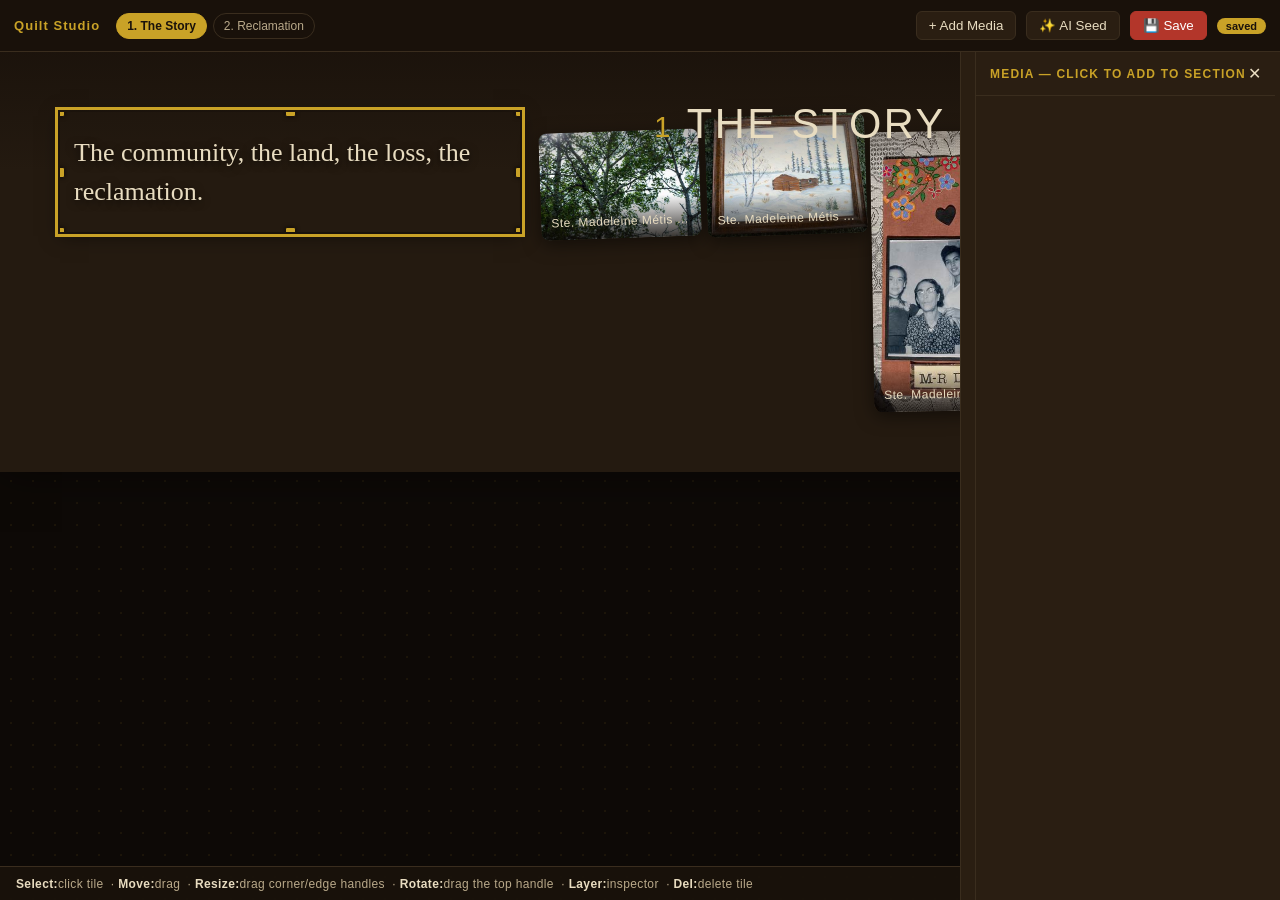
<file: editor.html>
<!DOCTYPE html>
<html lang="en">
<head>
<meta charset="UTF-8">
<meta name="viewport" content="width=device-width, initial-scale=1.0">
<title>Ste. Madeleine — Quilt Composition Studio</title>
<link rel="stylesheet" href="assets/css/quilt.css">
<link rel="stylesheet" href="assets/css/editor.css">
</head>
<body>
  <!-- Top toolbar -->
  <div id="toolbar">
    <span class="brand">Quilt Studio</span>
    <div class="tool-group" id="section-nav"></div>
    <div class="spacer"></div>
    <button id="add-media-btn" title="Add media tiles">+ Add Media</button>
    <button id="reseed-btn" title="AI proposes a new layout for this section">✨ AI Seed</button>
    <button id="save-btn" class="primary">💾 Save</button>
    <span id="save-state" class="badge"></span>
  </div>

  <!-- Section canvas (composition area) -->
  <div id="stage-wrap">
    <div id="stage" class="q-inner-canvas">
      <div id="stage-bg-label">Select or add a section</div>
    </div>
  </div>

  <!-- Right: tile inspector -->
  <div id="inspector">
    <h3>Tile Inspector</h3>
    <div id="inspector-body">
      <p class="muted">Select a tile to edit its position, size, shape, rotation, and layering.</p>
    </div>
  </div>

  <!-- Media drawer (hidden until opened) -->
  <div id="media-drawer">
    <div class="drawer-head">
      <h3>Media — click to add to section</h3>
      <button id="drawer-close">✕</button>
    </div>
    <div id="drawer-grid"></div>
  </div>

  <div id="tool-hints">
    <b>Select:</b> click tile &nbsp;·&nbsp; <b>Move:</b> drag &nbsp;·&nbsp; <b>Resize:</b> drag corner/edge handles &nbsp;·&nbsp; <b>Rotate:</b> drag the top handle &nbsp;·&nbsp; <b>Layer:</b> inspector &nbsp;·&nbsp; <b>Del:</b> delete tile
  </div>

  <!-- Shared audio (editing preview) -->
  <div id="q-audio-player"><span class="q-audio-label"></span><audio controls></audio></div>

  <script src="media/vendor/model-viewer.min.js" type="module"></script>
  <script src="assets/js/renderer.js"></script>
  <script src="assets/js/editor.js"></script>
</body>
</html>
</file>
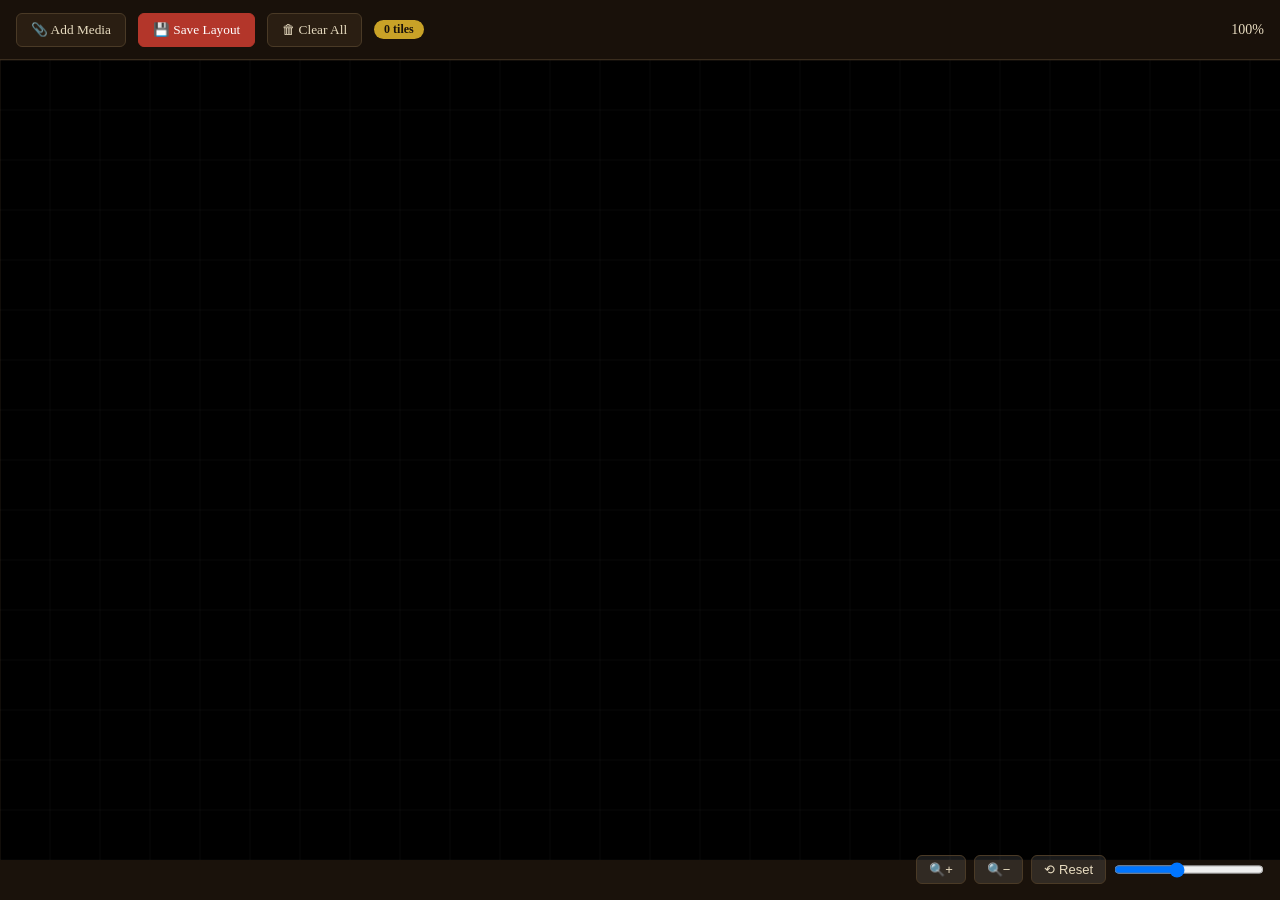
<file: layout.html>
<!DOCTYPE html>
<html lang="en">
<head>
<meta charset="UTF-8">
<meta name="viewport" content="width=device-width, initial-scale=1.0">
<title>Ste Madeleine — Quilt Layout Designer</title>
<style>
*{margin:0;padding:0;box-sizing:border-box}
body{font-family:Georgia,serif;background:#1a120b;color:#e8dcc0;overflow:hidden}
#toolbar{position:fixed;top:0;left:0;right:0;height:60px;display:flex;align-items:center;gap:12px;
  padding:0 16px;background:rgba(26,18,11,.95);border-bottom:1px solid #3a2d1e;z-index:100;font-size:14px}
#toolbar button{background:#2a1e12;border:1px solid #4a3a26;color:#e8dcc0;padding:8px 14px;border-radius:6px;cursor:pointer;font-family:inherit}
#toolbar button:hover{background:#3a2a18}
#toolbar button.primary{background:#b3362a;border-color:#b3362a;color:#fff}
#toolbar button.primary:hover{background:#c04a52}
#toolbar .spacer{flex:1}
#toolbar .badge{background:#c9a227;color:#1a120b;padding:2px 10px;border-radius:16px;font-size:12px;font-weight:bold}
#canvas-container{position:fixed;inset:60px 0 40px;overflow:hidden;cursor:grab}
#canvas-container.dragging{cursor:grabbing}
#canvas{position:absolute;top:0;left:0;background:#000}
.controls{position:fixed;bottom:16px;right:16px;display:flex;gap:8px;flex-wrap:wrap;z-index:50}
.controls button{background:rgba(255,255,255,.1);border:1px solid #4a3a26;color:#e8dcc0;padding:6px 12px;border-radius:6px;cursor:pointer;font-size:13px}
.controls input[type=range]{width:150px}
#media-panel{position:fixed;top:60px;right:-320px;width:300px;height:calc(100vh-60px);
  background:rgba(26,18,11,.95);border-left:1px solid #3a2d1e;overflow-y:auto;z-index:90;
  transition:right .3s ease;padding:12px}
#media-panel.open{right:0}
#media-panel h3{font-size:14px;margin-bottom:12px;color:#c9a227}
.media-thumb{width:100%;height:80px;object-fit:cover;border-radius:4px;margin-bottom:6px;
  cursor:pointer;border:2px solid transparent}
.media-thumb.selected{border-color:#c9a227}
.media-thumb.video{position:relative}
.media-thumb.video::after{content:'▶';position:absolute;top:50%;left:50%;transform:translate(-50%,-50%);color:#fff;font-size:20px}
</style>
</head>
<body>
<div id="toolbar">
  <button id="add-media-btn">📎 Add Media</button>
  <button id="save-btn" class="primary">💾 Save Layout</button>
  <button id="clear-btn">🗑 Clear All</button>
  <span class="badge" id="tile-count">0 tiles</span>
  <span class="spacer"></span>
  <span id="zoom-level">100%</span>
</div>

<div id="canvas-container">
  <canvas id="canvas"></canvas>
</div>

<div class="controls">
  <button id="zoom-in">🔍+</button>
  <button id="zoom-out">🔍−</button>
  <button id="zoom-reset">⟲ Reset</button>
  <input type="range" id="scale-slider" min="0.3" max="2" step="0.1" value="1">
</div>

<div id="media-panel">
  <h3>Media Library</h3>
  <div id="media-list"></div>
</div>

<script src="quilt-layout.js"></script>
</body>
</html>
</file>
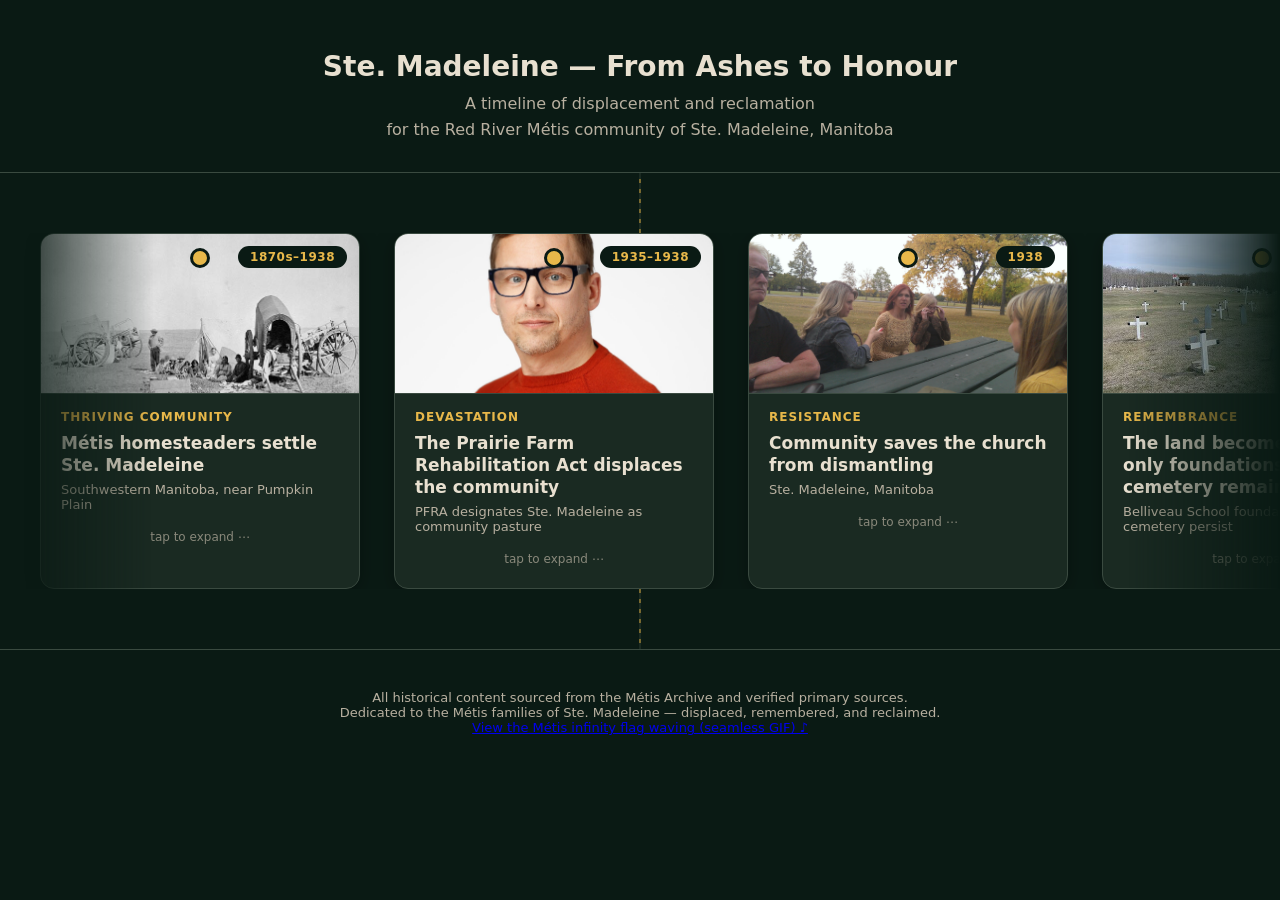
<file: timeline-scroll.html>
<!DOCTYPE html>
<html lang="en">
<head>
  <meta charset="UTF-8">
  <meta name="viewport" content="width=device-width, initial-scale=1.0">
  <title>Ste. Madeleine — From Ashes to Honour</title>
  <style>
    :root {
      --bg: #0a1a14;
      --panel: #1a2a22;
      --panel-raised: #223729;
      --text: #e8e0d0;
      --text-dim: #b8b0a0;
      --accent: #e8b84a;
      --accent-glow: #e8b84a33;
      --border: #3a4a40;
      --red-accent: #c04a52;
      --green-accent: #4a9a5a;
      --timeline-track: #2a3a30;
    }

    * { margin: 0; padding: 0; box-sizing: border-box; }
    body {
      font-family: 'Segoe UI', system-ui, -apple-system, sans-serif;
      background: var(--bg);
      color: var(--text);
      overflow-x: hidden;
    }

    /* ===== Header ===== */
    .header {
      text-align: center;
      padding: 50px 20px 30px;
      border-bottom: 1px solid var(--border);
    }
    .header h1 {
      font-size: 28px;
      font-weight: 700;
      color: var(--text);
      margin-bottom: 8px;
    }
    .header .subtitle {
      font-size: 16px;
      color: var(--text-dim);
      line-height: 1.6;
    }

    /* ===== Timeline Rail ===== */
    .timeline-rail {
      position: relative;
      padding: 60px 0;
    }

    /* The horizontal scroll container */
    .cards-container {
      display: flex;
      gap: 34px;
      padding: 0 40px;
      overflow-x: auto;
      scroll-behavior: smooth;
      scrollbar-width: thin;
      scrollbar-color: var(--accent) var(--timeline-track);
      mask-image: linear-gradient(to right, transparent 0%, var(--bg) 12%, var(--bg) 88%, transparent 100%);
    }
    .cards-container::-webkit-scrollbar {
      height: 8px;
    }
    .cards-container::-webkit-scrollbar-track {
      background: var(--timeline-track);
    }
    .cards-container::-webkit-scrollbar-thumb {
      background: var(--accent);
      border-radius: 4px;
    }

    /* The dotted line that runs through the center of cards */
    .timeline-rail::before {
      content: '';
      position: absolute;
      top: 0;
      bottom: 0;
      left: 50%;
      transform: translateX(-50%);
      width: 2px;
      background: var(--timeline-track);
      background: repeating-linear-gradient(
        to bottom,
        var(--timeline-track),
        var(--timeline-track) 6px,
        var(--accent) 6px,
        var(--accent) 10px
      );
      opacity: 0.5;
    }

    /* ===== Cards ===== */
    .card {
      flex: 0 0 320px;
      background: var(--panel);
      border: 1px solid var(--border);
      border-radius: 14px;
      overflow: hidden;
      cursor: pointer;
      transition: all 0.3s ease;
      position: relative;
      z-index: 1;
      box-shadow: 0 4px 20px rgba(0,0,0,0.3);
    }
    .card::before {
      content: '';
      position: absolute;
      top: 14px;
      left: 50%;
      transform: translateX(-50%);
      width: 14px;
      height: 14px;
      border-radius: 50%;
      background: var(--accent);
      border: 3px solid var(--bg);
      z-index: 2;
    }
    .card:hover {
      transform: translateY(-6px);
      box-shadow: 0 8px 32px rgba(0,0,0,0.5);
      border-color: var(--accent);
    }
    .card.expanded {
      flex: 0 0 760px;
      border-color: var(--accent);
    }
    .card.expanded::before {
      background: var(--green-accent);
    }

    /* Card image area */
    .card-image {
      width: 100%;
      height: 160px;
      background: var(--panel-raised);
      border-bottom: 1px solid var(--border);
      position: relative;
      overflow: hidden;
    }
    .card.expanded .card-image {
      height: 280px;
    }
    .card-image img {
      width: 100%;
      height: 100%;
      object-fit: cover;
      display: block;
    }
    .card-image .year-badge {
      position: absolute;
      top: 12px;
      right: 12px;
      background: var(--bg);
      color: var(--accent);
      padding: 4px 12px;
      border-radius: 20px;
      font-size: 12px;
      font-weight: 700;
      letter-spacing: 0.5px;
    }

    /* Card content (collapsed) */
    .card-content {
      padding: 16px 20px 14px;
    }
    .card .stage-label {
      font-size: 12px;
      font-weight: 700;
      color: var(--accent);
      text-transform: uppercase;
      letter-spacing: 1px;
      margin-bottom: 8px;
    }
    .card .headline {
      font-size: 17px;
      font-weight: 600;
      color: var(--text);
      margin-bottom: 6px;
      line-height: 1.3;
    }
    .card .meta {
      font-size: 13px;
      color: var(--text-dim);
      margin-bottom: 10px;
    }

    /* Card content (expanded) */
    .card.expanded .card-content {
      padding: 20px 24px 22px;
    }
    .card .description {
      display: none;
      font-size: 14px;
      line-height: 1.6;
      color: var(--text-dim);
      margin-bottom: 14px;
    }
    .card.expanded .description {
      display: block;
    }

    /* Quote block (expanded only) */
    .card .quote-block {
      display: none;
      margin: 14px 0;
      padding: 14px 18px;
      background: var(--panel-raised);
      border-left: 3px solid var(--accent);
      border-radius: 0 8px 8px 0;
      font-style: italic;
      line-height: 1.6;
    }
    .card .quote-block p {
      font-size: 14px;
      color: var(--text-dim);
      margin-bottom: 6px;
    }
    .card .quote-block .attribution {
      font-style: normal;
      font-size: 12px;
      color: var(--text-dim);
      opacity: 0.7;
      text-align: right;
    }
    .card.expanded .quote-block {
      display: block;
    }

    /* Source citation (expanded) */
    .card .source-citation {
      display: none;
      font-size: 11px;
      color: var(--text-dim);
      opacity: 0.6;
      margin-top: 12px;
      font-style: normal;
    }
    .card.expanded .source-citation {
      display: block;
    }

    /* Collapsed hint */
    .card .hint {
      text-align: center;
      padding: 8px;
      color: var(--text-dim);
      font-size: 12px;
      opacity: 0.7;
    }
    .card.expanded .hint {
      display: none;
    }

    /* ===== Footer ===== */
    .footer {
      text-align: center;
      padding: 40px 20px;
      border-top: 1px solid var(--border);
      color: var(--text-dim);
      font-size: 13px;
    }

    /* ===== Responsive ===== */
    @media (max-width: 768px) {
      .header h1 { font-size: 24px; }
      .cards-container { padding: 0 20px; gap: 20px; }
      .card { flex: 0 0 280px; }
      .card.expanded { flex: 0 0 100%; }
      .card .headline { font-size: 16px; }
      .cards-container {
        -webkit-overflow-scrolling: touch;
      }
    }
  </style>
</head>
<body>

  <div class="header">
    <h1>Ste. Madeleine — From Ashes to Honour</h1>
    <div class="subtitle">
      A timeline of displacement and reclamation<br>
      for the Red River Métis community of Ste. Madeleine, Manitoba
    </div>
  </div>

  <div class="timeline-rail">
    <div class="cards-container" id="cardsContainer">
      <!-- Cards are generated by JS from media-manifest.json -->
    </div>
  </div>

  <div class="footer">
    <p>All historical content sourced from the Métis Archive and verified primary sources.<br>
    Dedicated to the Métis families of Ste. Madeleine — displaced, remembered, and reclaimed.</p>
    <p><a href="media/timeline/metis-infinity-flag.gif" target="_blank">View the Métis infinity flag waving (seamless GIF) ♪</a></p>
  </div>

  <script>
    const IMAGE_DIR = 'media/timeline/';
    let expandedCard = null;

    fetch(IMAGE_DIR + 'media-manifest.json?t=' + Date.now())
      .then(res => res.json())
      .then(manifest => {
        renderCards(manifest);
      })
      .catch(e => console.error('Manifest load error:', e));

    function renderCards(manifest) {
      const container = document.getElementById('cardsContainer');
      const stages = Object.entries(manifest.stages);
      container.innerHTML = '';

      stages.forEach(([stageId, stageData]) => {
        const card = document.createElement('div');
        card.className = 'card';
        card.dataset.stage = stageId;

        const imgPath = IMAGE_DIR + stageData.current_image;
        const imgUrl = stageData.current_image
          ? imgPath
          : 'data:image/svg+xml,<rect width="320" height="160" fill="%231a2a22"/>';

        card.innerHTML = `
          <div class="card-image">
            <img src="${imgUrl}" alt="${stageData.label}" loading="lazy">
            <div class="year-badge">${stageData.year || ''}</div>
          </div>
          <div class="card-content">
            <div class="stage-label">${stageData.label}</div>
            <div class="headline">${stageData.headline || stageData.label}</div>
            <div class="meta">${stageData.meta || ''}</div>
            <div class="description">
              ${stageData.description || ''}
            </div>
            <div class="quote-block">
              <p>"${stageData.quote || ''}"</p>
              <div class="attribution">— ${stageData.attribution || ''}</div>
            </div>
            <div class="source-citation">
              Source: ${stageData.source || ''}
            </div>
            <div class="hint">tap to expand ⋯</div>
          </div>
        `;

        card.addEventListener('click', () => toggleCard(card));
        container.appendChild(card);
      });
    }

    function toggleCard(card) {
      if (expandedCard === card) {
        card.classList.remove('expanded');
        expandedCard = null;
      } else {
        if (expandedCard) {
          expandedCard.classList.remove('expanded');
        }
        card.classList.add('expanded');
        expandedCard = card;
        // Scroll the expanded card into a good position
        card.scrollIntoView({ behavior: 'smooth', block: 'center', inline: 'nearest' });
      }
    }
  </script>
</body>
</html>
</file>
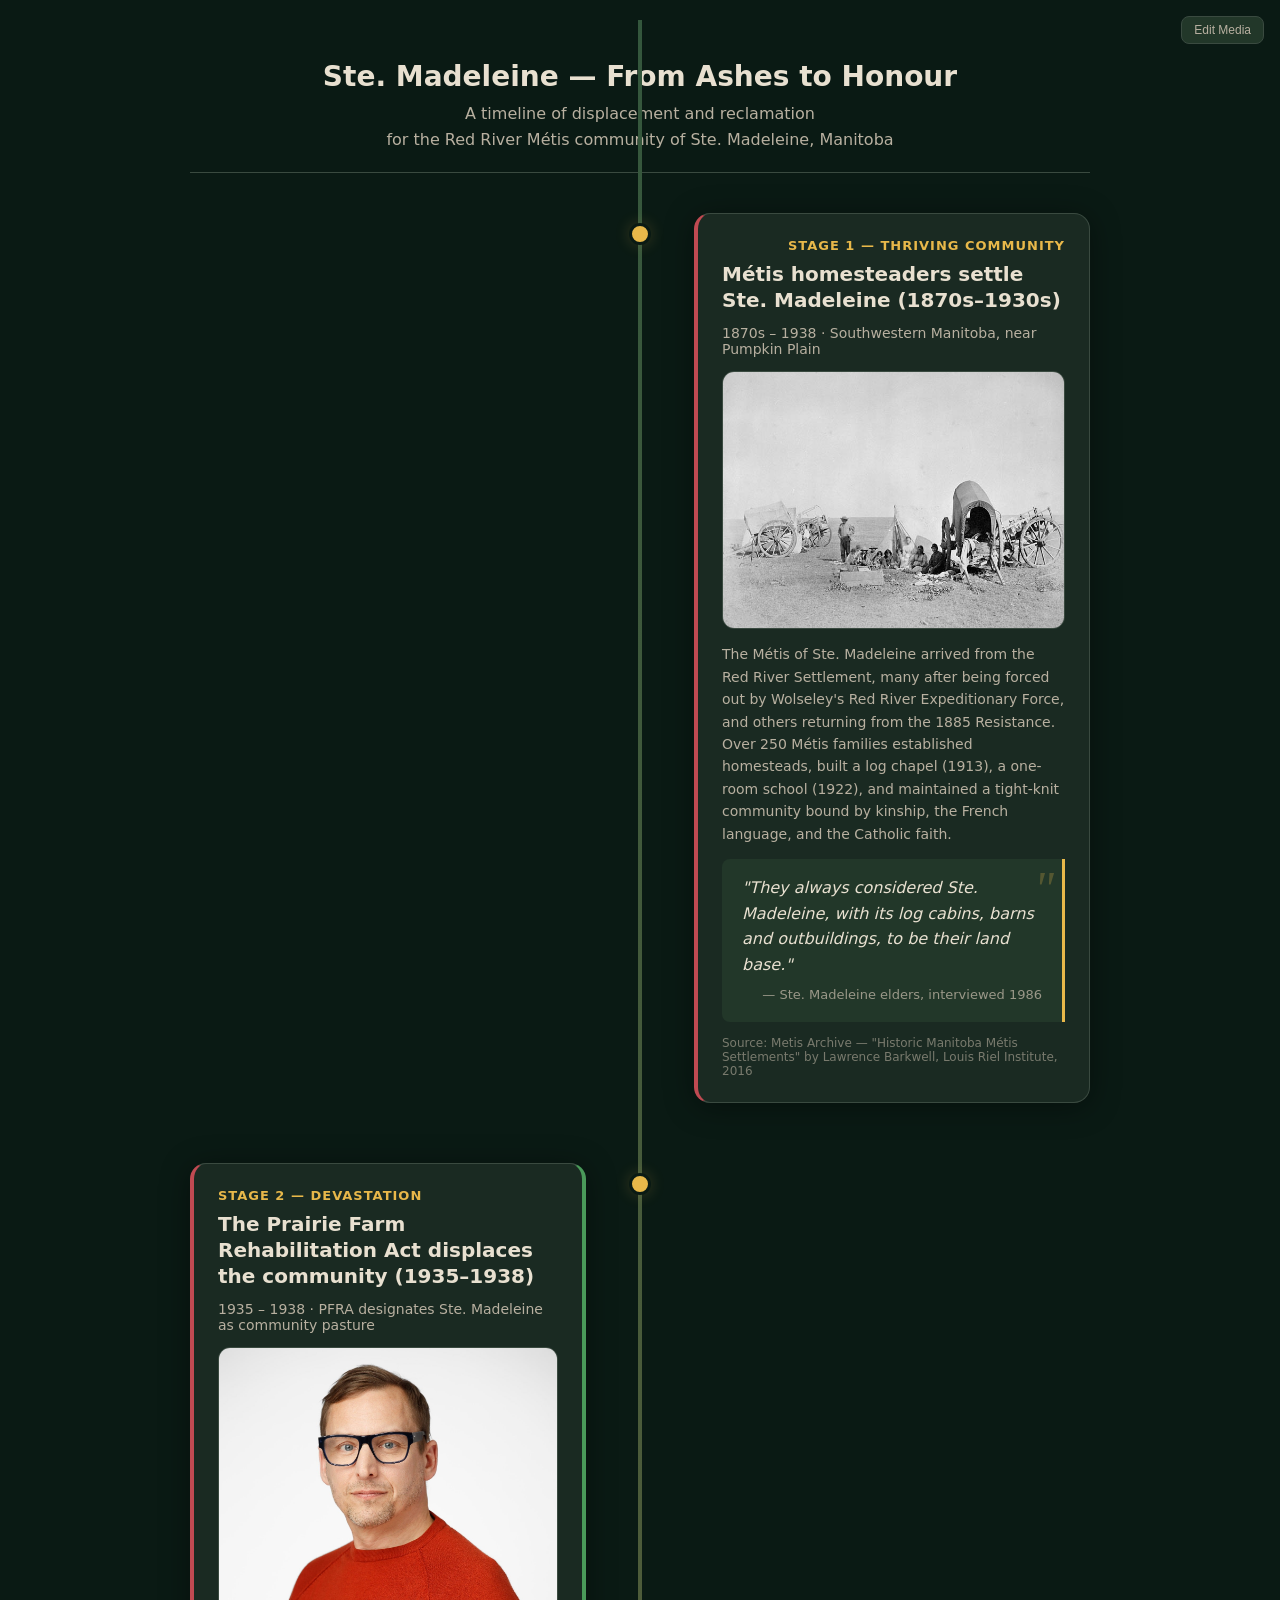
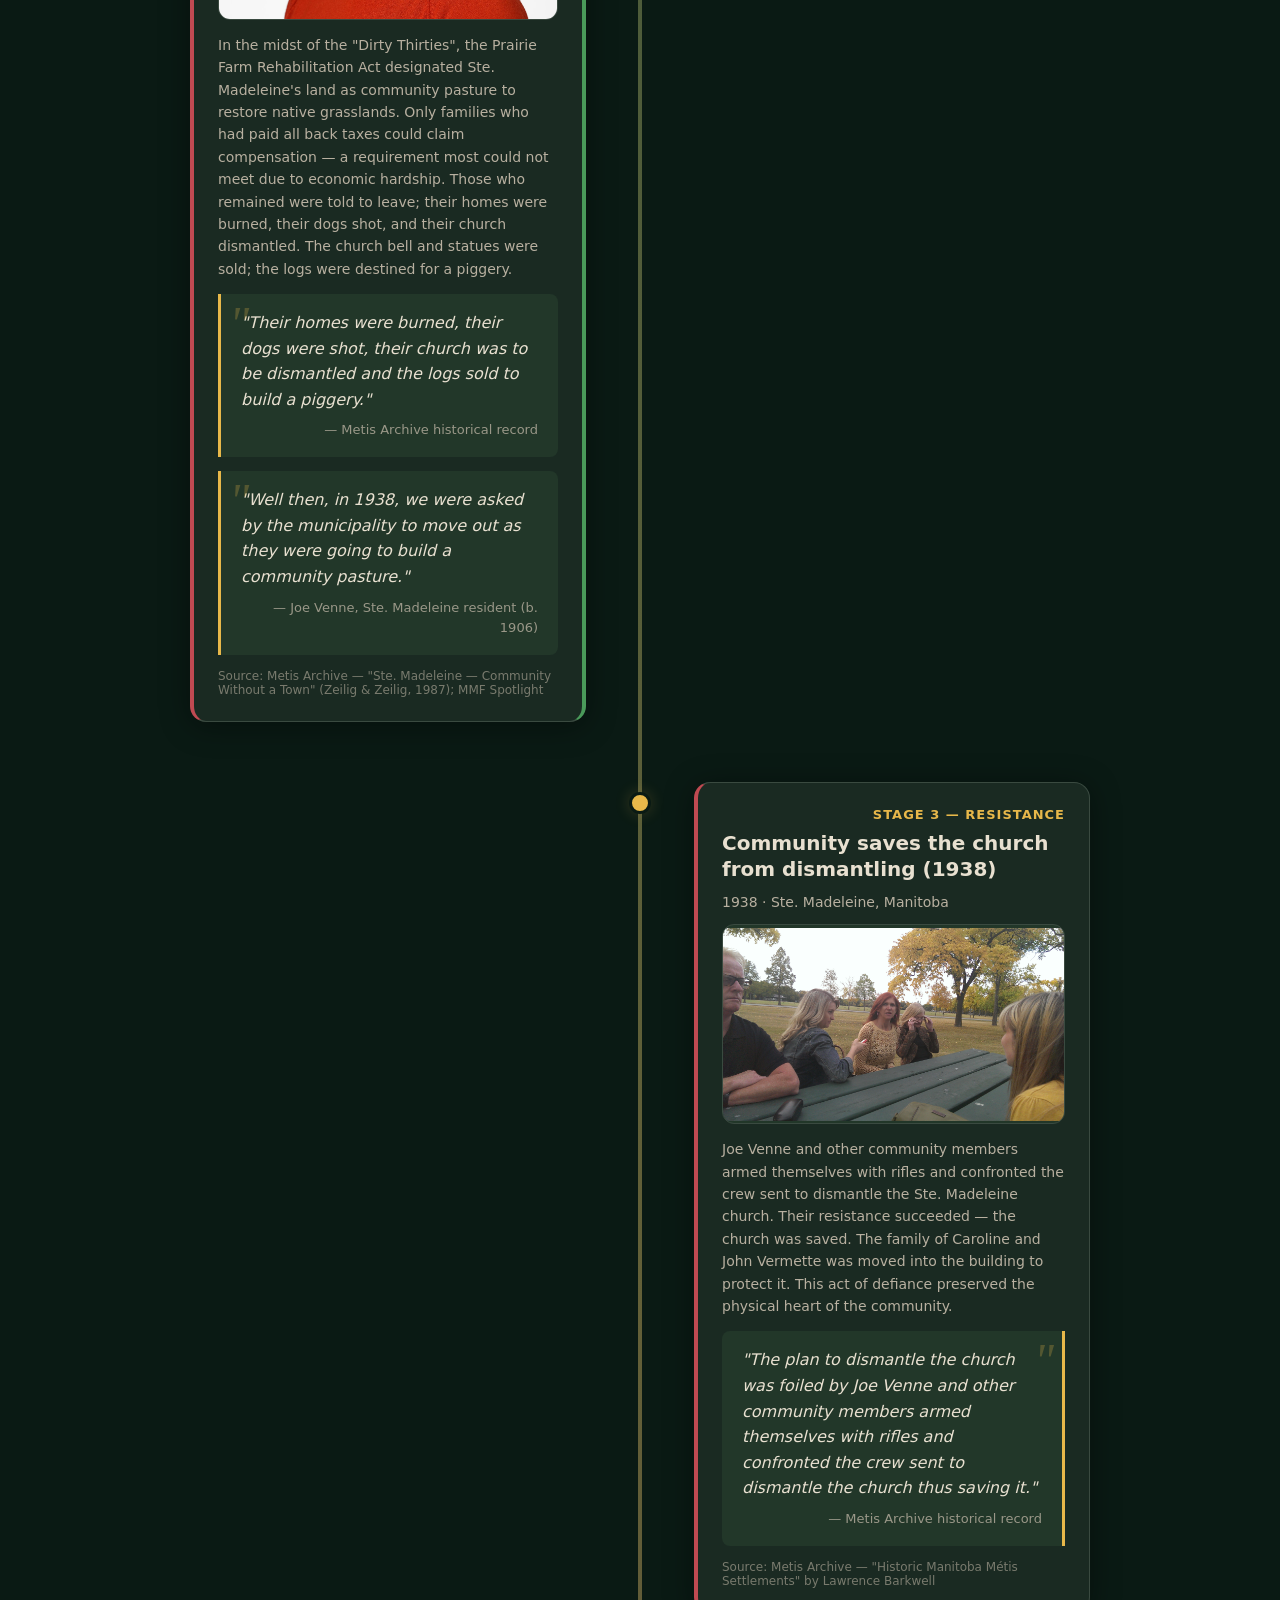
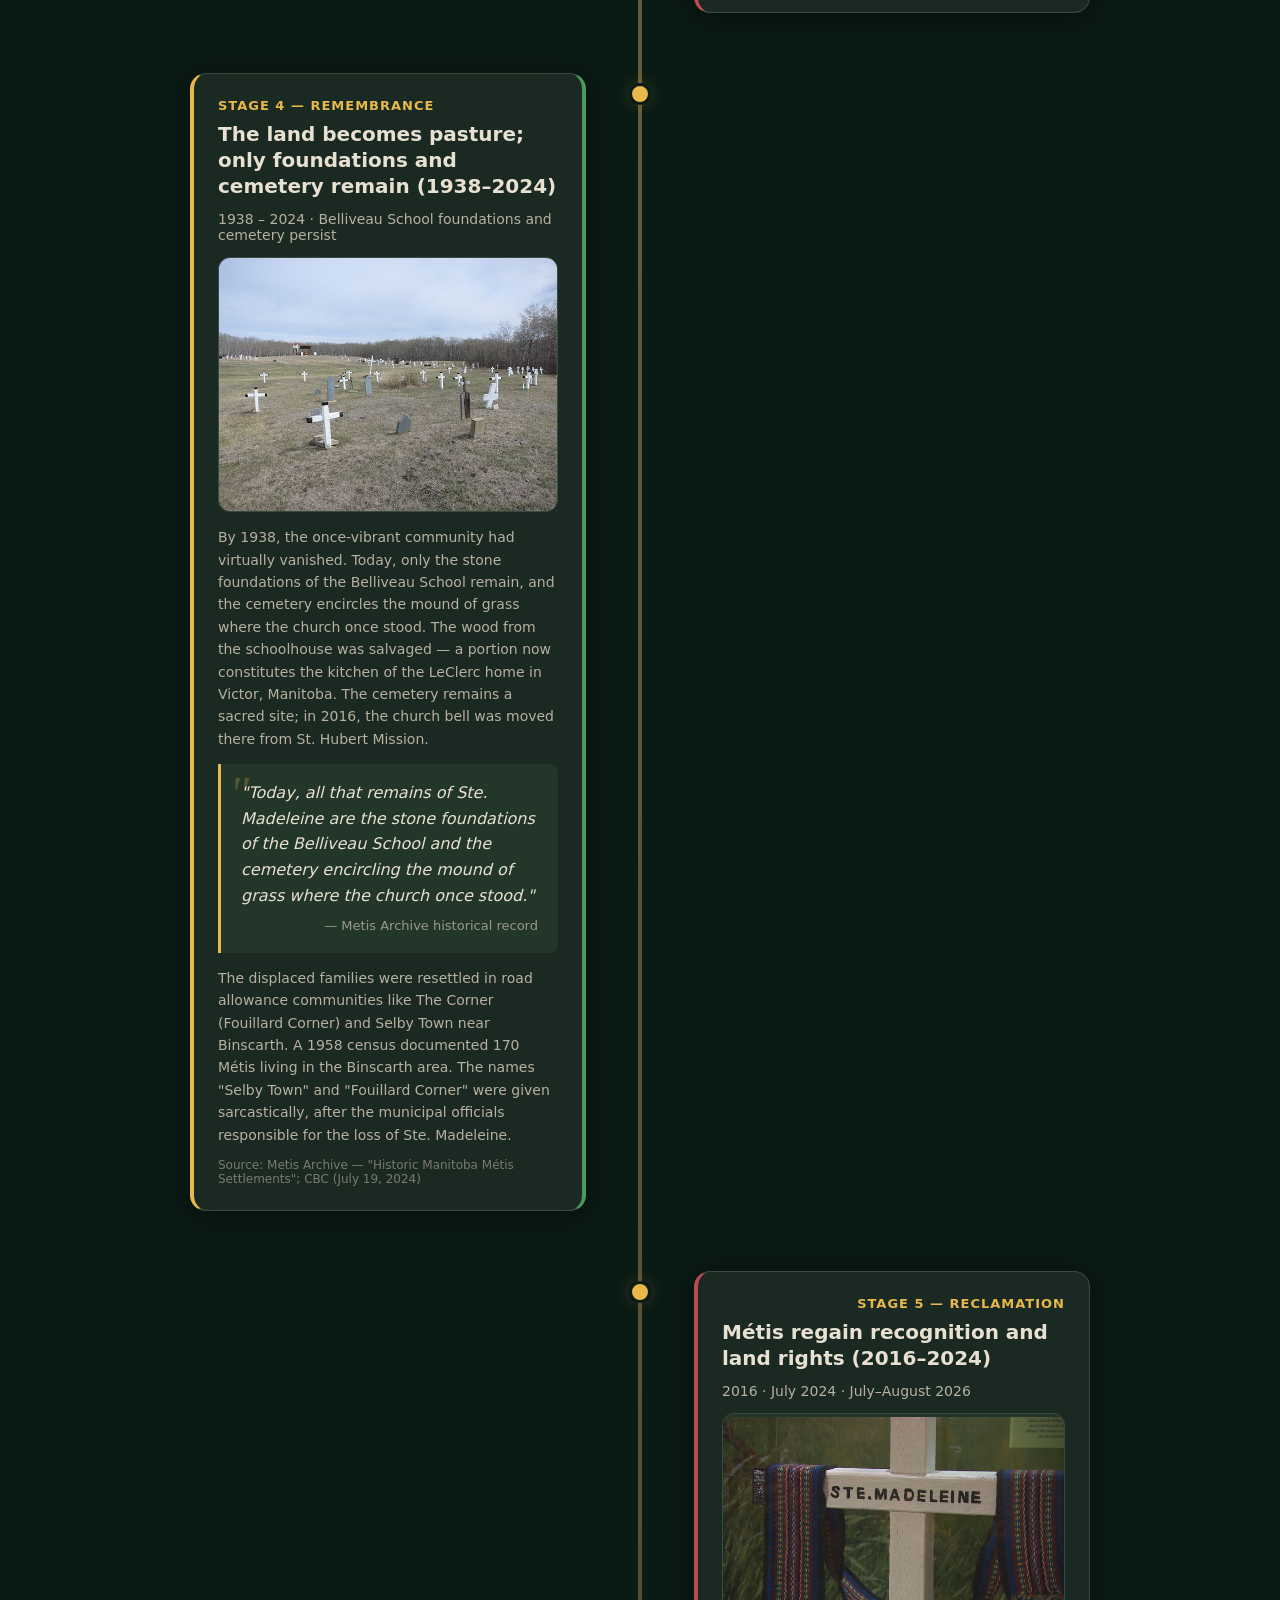
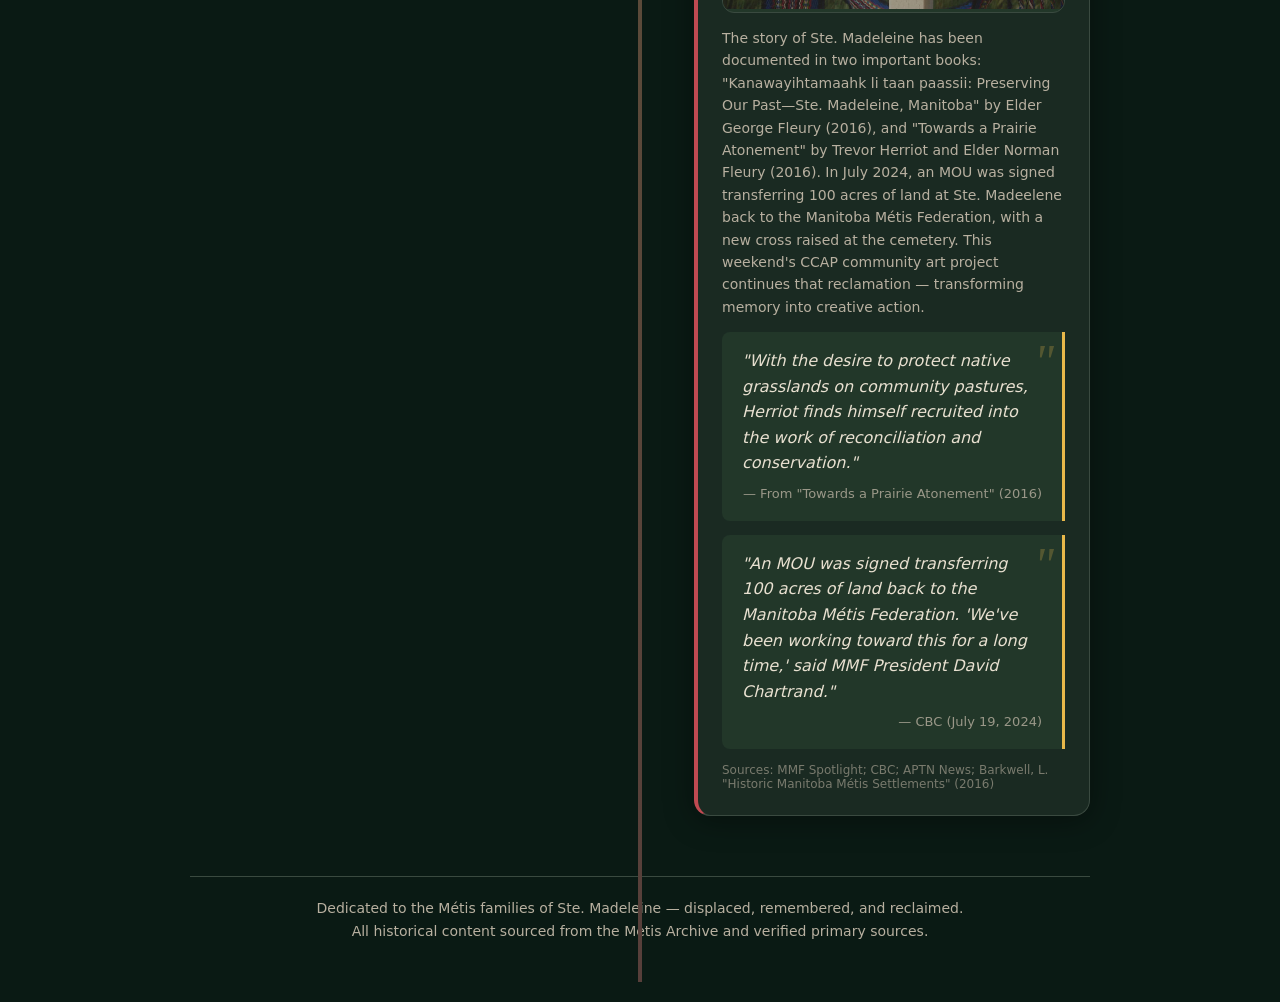
<file: timeline.html>
<!DOCTYPE html>
<html lang="en">
<head>
  <meta charset="UTF-8">
  <meta name="viewport" content="width=device-width,initial-scale=1">
  <title>Ste. Madeleine — From Ashes to Honour</title>
  <!--
    Timeline: Ste. Madeleine Métis heritage site — devastation → reclamation
    Sources:
      - MMF Spotlight: "From ashes to honour: Red River Métis reclaim Ste. Madeleine" (July 25, 2024)
        https://www.mmf.mb.ca/mmf-spotlight/from-ashes-to-honour-red-river-metis-reclaim-ste-madeleine
      - CBC: "Ste. Madeleine land transfer returns 100 acres to Métis" (July 19, 2024)
        https://www.cbc.ca/news/canada/manitoba/ste-madeleine-manitoba-m%C3%A9tis-land-transfer-1.7268948
      - APTN: "Metis community thrives despite being burned to the ground"
        https://www.aptnnews.ca/national-news/metis-community-thrives-despite-being-burned-to-the-ground-to-make-room-for-cattle/
      - Metis Archive: "Historic Manitoba Métis Settlements" by Lawrence Barkwell, Louis Riel Institute, 2016
      - Metis Archive: "Ste. Madeleine — Community Without a Town: Métis Elders in Interview"
        Kanawayihtamaahk li taan paassii: Preserving Our Past—Ste. Madeelene, Manitoba
        Pemmican Publications Inc., 1987
      - Metis Archive: foodways-and-harvest.md (concepts/daily-life)
    Media manifest: media/timeline/media-manifest.json
    Admin mode: add ?edit to the URL to open the image assignment panel
  -->
  <style>
    :root {
      --bg: #0a1a14;
      --panel: #1a2a22;
      --panel-raised: #223729;
      --text: #e8e0d0;
      --text-dim: #b8b0a0;
      --accent: #e8b84a;
      --accent-glow: #e8b84a33;
      --border: #3a4a40;
      --red-accent: #c04a52;
      --green-accent: #4a9a5a;
      --timeline-track: #2a3a30;
    }
    * { margin:0; padding:0; box-sizing:border-box; }
    body {
      font-family: 'Segoe UI', system-ui, -apple-system, sans-serif;
      background: var(--bg);
      color: var(--text);
      overflow-x: hidden;
      padding: 20px;
    }
    /* ===== Layout ===== */
    .timeline-container {
      max-width: 900px;
      margin: 0 auto;
      position: relative;
      padding: 40px 0;
    }
    /* Vertical timeline line */
    .timeline-line {
      position: absolute;
      top: 0; bottom: 0;
      width: 4px;
      background: var(--timeline-track);
      left: 50%;
      transform: translateX(-50%);
    }
    .timeline-line::before {
      content:'';
      position:absolute; top:0; left:0; right:0; bottom:0;
      background: linear-gradient(180deg, var(--green-accent) 0%, var(--accent) 50%, var(--red-accent) 100%);
      width: 4px;
      opacity: 0.3;
    }
    .timeline-node {
      position: relative;
      margin-bottom: 60px;
      display: flex;
      align-items: flex-start;
      width: 100%;
    }
    .timeline-node:nth-child(odd) { flex-direction: row-reverse; }
    .timeline-node .dot {
      position: absolute;
      top: 10px;
      left: 50%;
      transform: translateX(-50%);
      width: 22px;
      height: 22px;
      border-radius: 50%;
      background: var(--accent);
      border: 3px solid var(--bg);
      z-index: 2;
      box-shadow: 0 0 15px var(--accent-glow);
    }
    .timeline-node .content {
      background: var(--panel);
      border: 1px solid var(--border);
      border-radius: 16px;
      padding: 24px;
      max-width: 44%;
      position: relative;
      box-shadow: 0 4px 30px rgba(0,0,0,0.4);
    }
    /* Stage-specific border accent colors */
    .timeline-node:nth-child(odd) .content { border-left: 4px solid var(--red-accent); }
    .timeline-node:nth-child(even) .content { border-right: 4px solid var(--green-accent); }
    /* Stage 2 (devastation) and Stage 4 (remembrance) use accent border on the appropriate side */
    [data-stage="stage-2"] .content { border-right: 4px solid var(--red-accent); border-left: 4px solid var(--red-accent); }
    [data-stage="stage-4"] .content { border-right: 4px solid var(--accent); border-left: 4px solid var(--accent); }

    /* ===== Typography ===== */
    .stage-label {
      font-size: 13px;
      font-weight: 700;
      color: var(--accent);
      text-transform: uppercase;
      letter-spacing: 1px;
      margin-bottom: 8px;
    }
    .timeline-node:nth-child(odd) .stage-label { text-align: right; }
    .headline {
      font-size: 20px;
      font-weight: 600;
      color: var(--text);
      margin-bottom: 12px;
      line-height: 1.3;
    }
    .meta {
      font-size: 14px;
      color: var(--text-dim);
      margin-bottom: 14px;
    }
    .description {
      font-size: 14px;
      line-height: 1.6;
      color: var(--text-dim);
      margin: 12px 0;
    }
    /* ===== Quote blocks ===== */
    .quote-block {
      margin: 14px 0;
      padding: 16px 20px;
      background: var(--panel-raised);
      border-left: 3px solid var(--accent);
      border-radius: 0 8px 8px 0;
      font-style: italic;
      line-height: 1.6;
      position: relative;
    }
    /* Fix: quote-block border-radius should flip for right-side (odd) nodes */
    .timeline-node:nth-child(odd) .quote-block {
      border-left: none;
      border-right: 3px solid var(--accent);
      border-radius: 8px 0 0 8px;
    }
    .quote-block::before {
      content: '"';
      position: absolute;
      top: -8px; left: 8px;
      font-size: 48px;
      color: var(--accent);
      font-family: Georgia, serif;
      opacity: 0.25;
    }
    .timeline-node:nth-child(odd) .quote-block::before {
      left: auto; right: 8px;
    }
    .quote-block p { margin-bottom: 8px; }
    .quote-block .attribution {
      font-style: normal;
      font-size: 13px;
      color: var(--text-dim);
      opacity: 0.8;
      text-align: right;
    }
    /* ===== Image handling ===== */
    .timeline-image {
      margin: 14px 0;
      width: 100%;
      border-radius: 12px;
      overflow: hidden;
      position: relative;
      min-height: 200px;
      display: flex;
      align-items: center;
      justify-content: center;
      background: var(--panel-raised);
      border: 1px solid var(--border);
    }
    .timeline-image img {
      max-width: 100%;
      height: auto;
      display: block;
      object-fit: cover;
    }
    .timeline-image.placeholder {
      border: 2px dashed var(--border);
      min-height: 200px;
      color: var(--text-dim);
      font-size: 13px;
      text-align: center;
      padding: 20px;
    }
    .timeline-image.placeholder::before {
      content: attr(data-label);
    }
    /* ===== Source citations ===== */
    .source-citation {
      font-size: 12px;
      color: var(--text-dim);
      opacity: 0.6;
      margin-top: 12px;
      font-style: normal;
    }
    /* ===== Header & Footer ===== */
    .timeline-header {
      text-align: center;
      margin-bottom: 40px;
      padding-bottom: 20px;
      border-bottom: 1px solid var(--border);
    }
    .timeline-header h1 {
      font-size: 28px;
      font-weight: 700;
      color: var(--text);
      margin-bottom: 8px;
    }
    .timeline-header .subtitle {
      font-size: 16px;
      color: var(--text-dim);
      line-height: 1.6;
    }
    .timeline-footer {
      text-align: center;
      margin-top: 40px;
      padding-top: 20px;
      border-top: 1px solid var(--border);
      color: var(--text-dim);
      font-size: 14px;
      line-height: 1.6;
    }
    /* ===== Admin / Edit mode ===== */
    .admin-panel {
      position: fixed;
      bottom: 20px;
      right: 20px;
      background: var(--panel);
      border: 2px solid var(--accent);
      border-radius: 12px;
      padding: 16px;
      box-shadow: 0 4px 40px rgba(0,0,0,0.6);
      z-index: 1000;
      max-width: 400px;
      display: none;
    }
    .admin-panel.active { display: block; }
    .admin-panel h3 {
      font-size: 14px;
      color: var(--accent);
      margin-bottom: 10px;
      text-transform: uppercase;
      letter-spacing: 1px;
    }
    .admin-close {
      position: absolute;
      top: 8px;
      right: 8px;
      background: transparent;
      border: none;
      color: var(--text-dim);
      cursor: pointer;
      font-size: 18px;
    }
    .admin-panel .stage-item {
      margin-bottom: 12px;
    }
    .admin-panel .stage-item label {
      font-size: 12px;
      color: var(--text-dim);
      display: block;
      margin-bottom: 4px;
    }
    .admin-panel .stage-item select {
      width: 100%;
      padding: 6px 8px;
      background: var(--panel-raised);
      border: 1px solid var(--border);
      color: var(--text);
      font-size: 13px;
      border-radius: 6px;
    }
    .admin-panel .stage-item button {
      width: 100%;
      padding: 6px;
      margin-top: 4px;
      background: var(--green-accent);
      color: var(--bg);
      border: none;
      border-radius: 6px;
      font-size: 12px;
      cursor: pointer;
    }
    .admin-panel .save-btn {
      background: var(--accent);
      color: var(--bg);
      font-weight: 700;
      margin-top: 12px;
    }
    .admin-panel .save-btn:hover { background: #d9a84a; }
    .admin-toggle {
      position: fixed;
      top: 16px;
      right: 16px;
      background: var(--panel-raised);
      border: 1px solid var(--border);
      border-radius: 8px;
      padding: 6px 12px;
      color: var(--text-dim);
      font-size: 12px;
      cursor: pointer;
      z-index: 1000;
    }
    .admin-toggle:hover { color: var(--accent); }
    /* Embed mode */
    [data-embed="true"] .timeline-header h1 { font-size: 22px; }
    [data-embed="true"] body { padding: 10px; }
    /* Responsive */
    @media (max-width: 768px) {
      .timeline-node { flex-direction: column !important; }
      .timeline-node .content { max-width: 100%; margin-bottom: 20px; }
      .timeline-node .dot { left: 20px !important; transform: none; }
      .timeline-container { padding-left: 20px; }
      .timeline-line { display: none; }
      .timeline-node:nth-child(odd) .content { border-left: 4px solid var(--red-accent); border-right: none; }
      .timeline-node:nth-child(even) .content { border-left: 4px solid var(--green-accent); border-right: none; }
      .timeline-header h1 { font-size: 24px; }
    }
  </style>
</head>
<body data-embed="false" data-edit="false">
  <div class="timeline-container">
    <div class="timeline-line"></div>

    <div class="timeline-header">
      <h1>Ste. Madeleine — From Ashes to Honour</h1>
      <div class="subtitle">A timeline of displacement and reclamation<br>for the Red River Métis community of Ste. Madeleine, Manitoba</div>
    </div>

    <!-- Stage 1: Settlement Era -->
    <div class="timeline-node" data-stage="stage-1">
      <div class="content">
        <div class="stage-label">Stage 1 — Thriving Community</div>
        <div class="headline">Métis homesteaders settle Ste. Madeleine (1870s–1930s)</div>
        <div class="meta">1870s – 1938 · Southwestern Manitoba, near Pumpkin Plain</div>
        <div class="timeline-image placeholder" data-label="Historical image placeholder — click Edit mode to assign"></div>
        <div class="description">
          The Métis of Ste. Madeleine arrived from the Red River Settlement, many after being forced out by Wolseley's Red River Expeditionary Force, and others returning from the 1885 Resistance. Over 250 Métis families established homesteads, built a log chapel (1913), a one-room school (1922), and maintained a tight-knit community bound by kinship, the French language, and the Catholic faith.
        </div>
        <div class="quote-block">
          <p>"They always considered Ste. Madeleine, with its log cabins, barns and outbuildings, to be their land base."</p>
          <div class="attribution">— Ste. Madeleine elders, interviewed 1986</div>
        </div>
        <div class="source-citation">
          Source: Metis Archive — "Historic Manitoba Métis Settlements" by Lawrence Barkwell, Louis Riel Institute, 2016
        </div>
      </div>
      <div class="dot"></div>
    </div>

    <!-- Stage 2: Displacement -->
    <div class="timeline-node" data-stage="stage-2">
      <div class="content">
        <div class="stage-label">Stage 2 — Devastation</div>
        <div class="headline">The Prairie Farm Rehabilitation Act displaces the community (1935–1938)</div>
        <div class="meta">1935 – 1938 · PFRA designates Ste. Madeleine as community pasture</div>
        <div class="timeline-image placeholder" data-label="Historical image placeholder — click Edit mode to assign"></div>
        <div class="description">
          In the midst of the "Dirty Thirties", the Prairie Farm Rehabilitation Act designated Ste. Madeleine's land as community pasture to restore native grasslands. Only families who had paid all back taxes could claim compensation — a requirement most could not meet due to economic hardship. Those who remained were told to leave; their homes were burned, their dogs shot, and their church dismantled. The church bell and statues were sold; the logs were destined for a piggery.
        </div>
        <div class="quote-block">
          <p>"Their homes were burned, their dogs were shot, their church was to be dismantled and the logs sold to build a piggery."</p>
          <div class="attribution">— Metis Archive historical record</div>
        </div>
        <div class="quote-block">
          <p>"Well then, in 1938, we were asked by the municipality to move out as they were going to build a community pasture."</p>
          <div class="attribution">— Joe Venne, Ste. Madeleine resident (b. 1906)</div>
        </div>
        <div class="source-citation">
          Source: Metis Archive — "Ste. Madeleine — Community Without a Town" (Zeilig &amp; Zeilig, 1987); MMF Spotlight
        </div>
      </div>
      <div class="dot"></div>
    </div>

    <!-- Stage 3: The Church Rescue -->
    <div class="timeline-node" data-stage="stage-3">
      <div class="content">
        <div class="stage-label">Stage 3 — Resistance</div>
        <div class="headline">Community saves the church from dismantling (1938)</div>
        <div class="meta">1938 · Ste. Madeleine, Manitoba</div>
        <div class="timeline-image placeholder" data-label="Historical image placeholder — click Edit mode to assign"></div>
        <div class="description">
          Joe Venne and other community members armed themselves with rifles and confronted the crew sent to dismantle the Ste. Madeleine church. Their resistance succeeded — the church was saved. The family of Caroline and John Vermette was moved into the building to protect it. This act of defiance preserved the physical heart of the community.
        </div>
        <div class="quote-block">
          <p>"The plan to dismantle the church was foiled by Joe Venne and other community members armed themselves with rifles and confronted the crew sent to dismantle the church thus saving it."</p>
          <div class="attribution">— Metis Archive historical record</div>
        </div>
        <div class="source-citation">
          Source: Metis Archive — "Historic Manitoba Métis Settlements" by Lawrence Barkwell
        </div>
      </div>
      <div class="dot"></div>
    </div>

    <!-- Stage 4: Aftermath & Memory -->
    <div class="timeline-node" data-stage="stage-4">
      <div class="content">
        <div class="stage-label">Stage 4 — Remembrance</div>
        <div class="headline">The land becomes pasture; only foundations and cemetery remain (1938–2024)</div>
        <div class="meta">1938 – 2024 · Belliveau School foundations and cemetery persist</div>
        <div class="timeline-image placeholder" data-label="Historical image placeholder — click Edit mode to assign"></div>
        <div class="description">
          By 1938, the once-vibrant community had virtually vanished. Today, only the stone foundations of the Belliveau School remain, and the cemetery encircles the mound of grass where the church once stood. The wood from the schoolhouse was salvaged — a portion now constitutes the kitchen of the LeClerc home in Victor, Manitoba. The cemetery remains a sacred site; in 2016, the church bell was moved there from St. Hubert Mission.
        </div>
        <div class="quote-block">
          <p>"Today, all that remains of Ste. Madeleine are the stone foundations of the Belliveau School and the cemetery encircling the mound of grass where the church once stood."</p>
          <div class="attribution">— Metis Archive historical record</div>
        </div>
        <div class="description">
          The displaced families were resettled in road allowance communities like The Corner (Fouillard Corner) and Selby Town near Binscarth. A 1958 census documented 170 Métis living in the Binscarth area. The names "Selby Town" and "Fouillard Corner" were given sarcastically, after the municipal officials responsible for the loss of Ste. Madeleine.
        </div>
        <div class="source-citation">
          Source: Metis Archive — "Historic Manitoba Métis Settlements"; CBC (July 19, 2024)
        </div>
      </div>
      <div class="dot"></div>
    </div>

    <!-- Stage 5: Reclamation -->
    <div class="timeline-node" data-stage="stage-5">
      <div class="content">
        <div class="stage-label">Stage 5 — Reclamation</div>
        <div class="headline">Métis regain recognition and land rights (2016–2024)</div>
        <div class="meta">2016 · July 2024 · July–August 2026</div>
        <div class="timeline-image placeholder" data-label="Historical image placeholder — click Edit mode to assign"></div>
        <div class="description">
          The story of Ste. Madeleine has been documented in two important books: "Kanawayihtamaahk li taan paassii: Preserving Our Past—Ste. Madeleine, Manitoba" by Elder George Fleury (2016), and "Towards a Prairie Atonement" by Trevor Herriot and Elder Norman Fleury (2016). In July 2024, an MOU was signed transferring 100 acres of land at Ste. Madeelene back to the Manitoba Métis Federation, with a new cross raised at the cemetery. This weekend's CCAP community art project continues that reclamation — transforming memory into creative action.
        </div>
        <div class="quote-block">
          <p>"With the desire to protect native grasslands on community pastures, Herriot finds himself recruited into the work of reconciliation and conservation."</p>
          <div class="attribution">— From "Towards a Prairie Atonement" (2016)</div>
        </div>
        <div class="quote-block">
          <p>"An MOU was signed transferring 100 acres of land back to the Manitoba Métis Federation. 'We've been working toward this for a long time,' said MMF President David Chartrand."</p>
          <div class="attribution">— CBC (July 19, 2024)</div>
        </div>
        <div class="source-citation">
          Sources: MMF Spotlight; CBC; APTN News; Barkwell, L. "Historic Manitoba Métis Settlements" (2016)
        </div>
      </div>
      <div class="dot"></div>
    </div>

    <div class="timeline-footer">
      <p>Dedicated to the Métis families of Ste. Madeleine — displaced, remembered, and reclaimed.</p>
      <p>All historical content sourced from the Metis Archive and verified primary sources.</p>
    </div>
  </div>

  <!-- Admin / Edit Mode Panel -->
  <button class="admin-toggle" id="adminToggle">Edit Media</button>
  <div class="admin-panel" id="adminPanel">
    <button class="admin-close" id="adminClose">×</button>
    <h3>Timeline Media Manager</h3>
    <p style="font-size:12px;color:var(--text-dim);margin-bottom:10px;">Assign images to timeline stages.</p>
    <div id="stageAssignments"></div>
    <button class="save-btn" id="saveManifest">Save Manifest</button>
  </div>

  <script>
    // ===== Manifest-driven media management =====
    const MANIFEST_PATH = 'media/timeline/media-manifest.json';
    const IMAGE_DIR = 'media/timeline/';
    let manifest = null;

    // Detect edit mode via URL parameter
    const urlParams = new URLSearchParams(window.location.search);
    const startInEditMode = urlParams.has('edit');
    let editMode = startInEditMode;

    // Load manifest on page load
    async function loadManifest() {
      try {
        const res = await fetch(MANIFEST_PATH + '?t=' + Date.now());
        manifest = await res.json();
        applyImages();
        if (editMode) { initAdminPanel(); }
      } catch(e) {
        console.log('No manifest found or error:', e.message);
      }
    }

    // Apply images from manifest to timeline
    function applyImages() {
      if (!manifest) return;
      Object.entries(manifest.stages).forEach(([stageId, stageData]) => {
        const node = document.querySelector(`[data-stage="${stageId}"]`);
        if (!node) return;
        const imgEl = node.querySelector('.timeline-image');
        if (!imgEl) return;
        if (stageData.current_image) {
          imgEl.classList.remove('placeholder');
          imgEl.innerHTML = `<img src="${IMAGE_DIR}${stageData.current_image}" alt="${stageData.label || ''}">`;
        }
      });
    }

    // ===== Admin panel =====
    function initAdminPanel() {
      const toggle = document.getElementById('adminToggle');
      const panel = document.getElementById('adminPanel');
      const closeBtn = document.getElementById('adminClose');

      toggle.addEventListener('click', () => {
        editMode = !editMode;
        panel.classList.toggle('active', editMode);
        toggle.textContent = editMode ? 'Close Editor' : 'Edit Media';
        if (editMode) { renderStageAssignments(); }
      });
      closeBtn.addEventListener('click', () => {
        editMode = false;
        panel.classList.remove('active');
        toggle.textContent = 'Edit Media';
      });

      if (editMode) {
        panel.classList.add('active');
        toggle.textContent = 'Close Editor';
      }

      renderStageAssignments();
    }

    function renderStageAssignments() {
      const container = document.getElementById('stageAssignments');
      if (!manifest || !container) return;
      container.innerHTML = '';
      Object.entries(manifest.stages).forEach(([stageId, stageData]) => {
        const div = document.createElement('div');
        div.className = 'stage-item';
        const candidates = stageData.candidate_images || [];
        const options = candidates.map(img => `<option value="${img}" ${img === stageData.current_image ? 'selected' : ''}>${img}</option>`).join('');
        div.innerHTML = `
          <label for="${stageId}">${stageData.label}</label>
          <select id="${stageId}" onchange="updateStageImage('${stageId}', this.value)">
            <option value="">— No image —</option>
            ${candidates.length ? options : '<option value="">(no candidates yet)</option>'}
          </select>
        `;
        container.appendChild(div);
      });
    }

    // Update image in both DOM and manifest
    window.updateStageImage = function(stageId, filename) {
      const node = document.querySelector(`[data-stage="${stageId}"]`);
      const imgEl = node.querySelector('.timeline-image');
      if (filename) {
        imgEl.classList.remove('placeholder');
        imgEl.innerHTML = `<img src="${IMAGE_DIR}${filename}" alt="${manifest.stages[stageId].label}">`;
        manifest.stages[stageId].current_image = filename;
      } else {
        imgEl.classList.add('placeholder');
        imgEl.innerHTML = '';
        manifest.stages[stageId].current_image = null;
      }
    };

    // Save manifest back to file
    document.getElementById('saveManifest').addEventListener('click', () => {
      // Build the updated manifest JSON
      const manifestStr = JSON.stringify(manifest, null, 2);
      // Display it so user can save it
      alert('Manifest updated. Copy the JSON below and save it as media/timeline/media-manifest.json:\n\n' + manifestStr.substring(0, 200) + '...');
      // Try to trigger a download
      const blob = new Blob([manifestStr], {type: 'application/json'});
      const url = URL.createObjectURL(blob);
      const a = document.createElement('a');
      a.href = url;
      a.download = 'media-manifest.json';
      a.click();
      URL.revokeObjectURL(url);
      location.reload();
    });

    // Also toggle edit mode via the panel buttons
    document.getElementById('adminToggle').style.display = 'block';

    // Initialize
    loadManifest();
  </script>
</body>
</html>
</file>
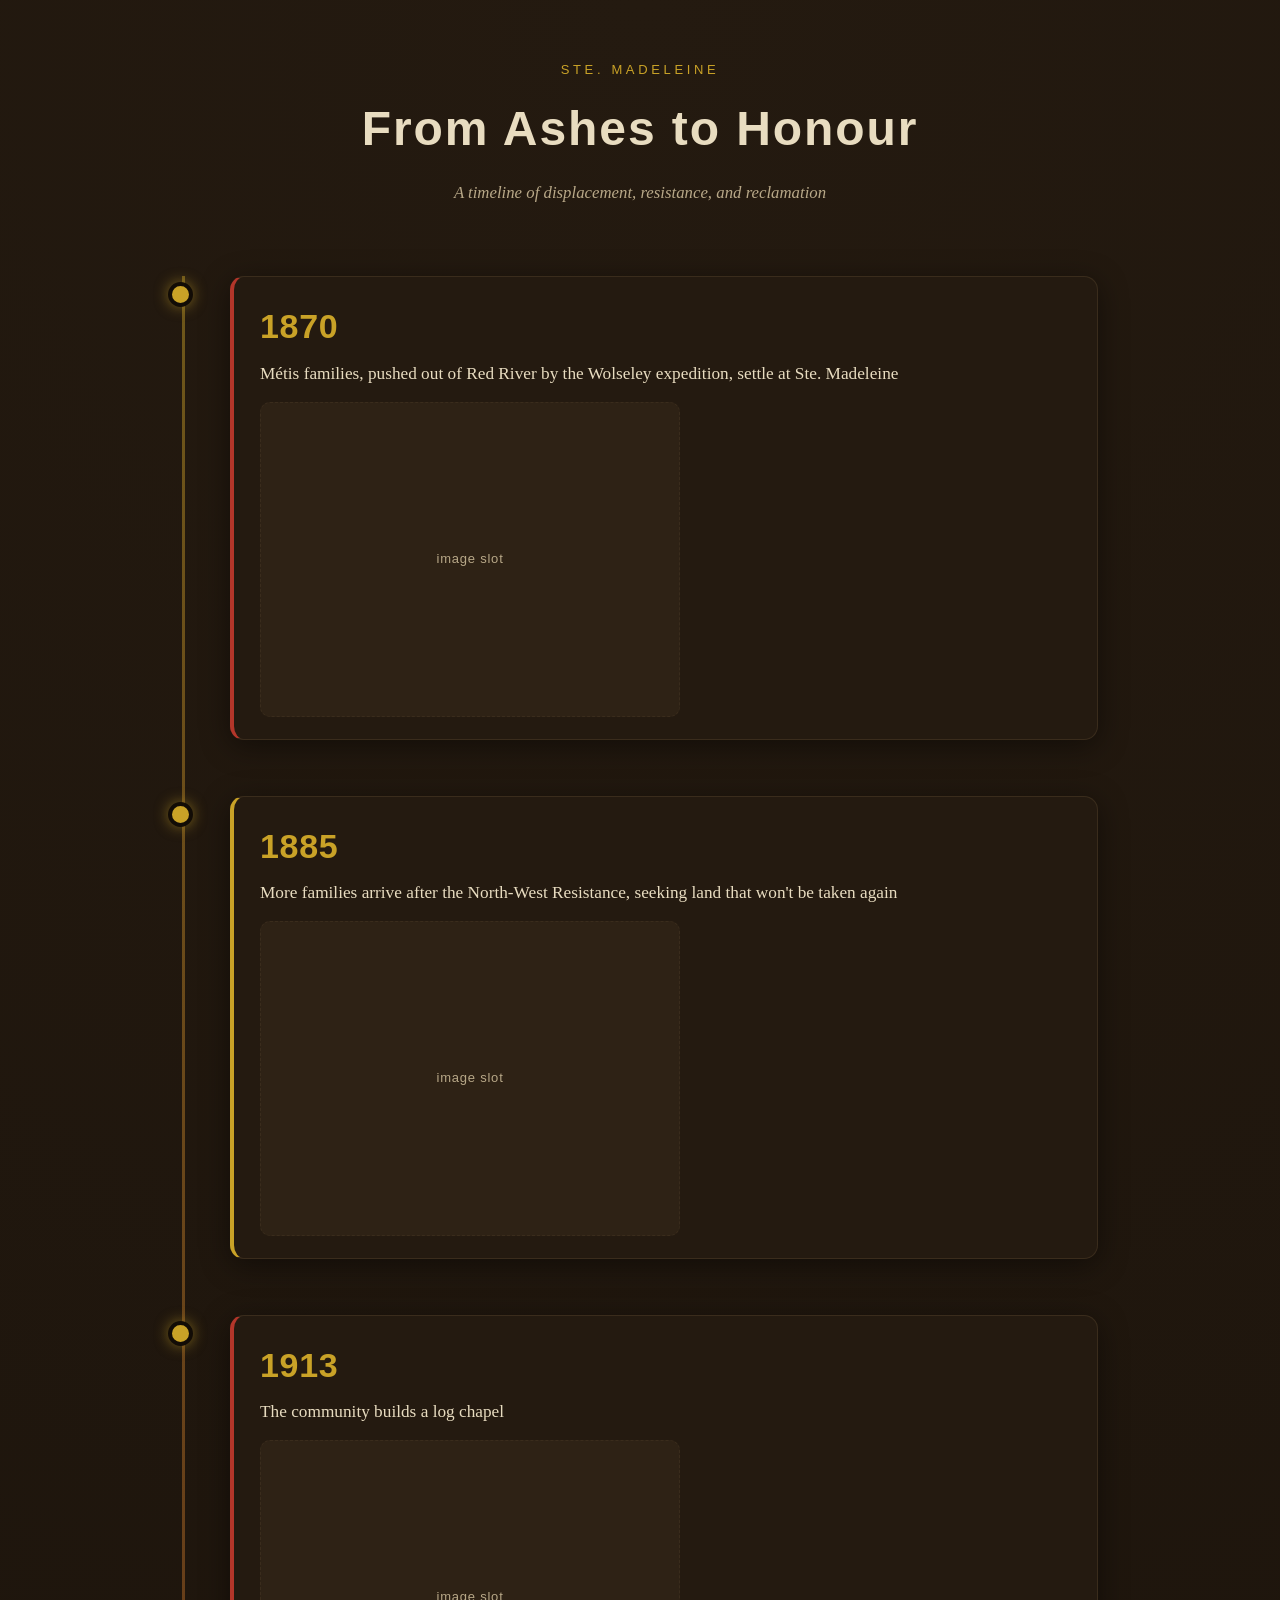
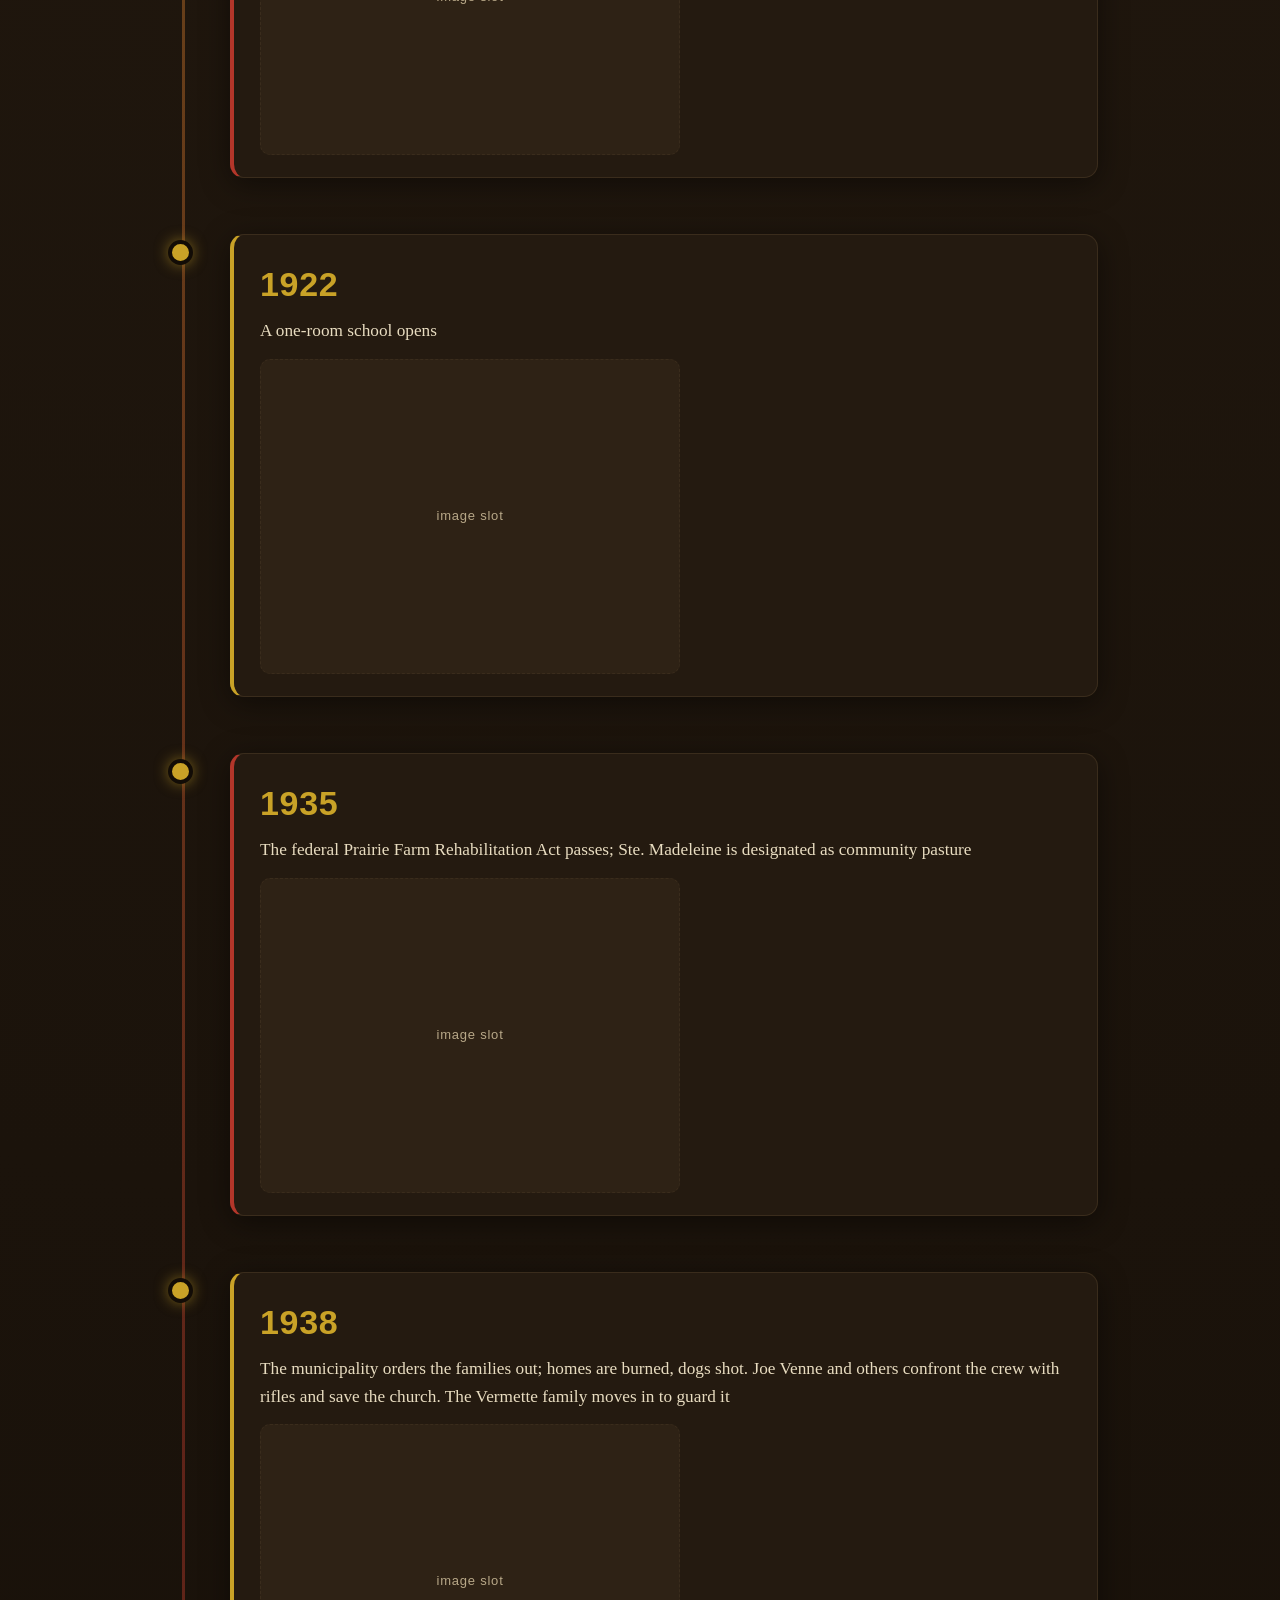
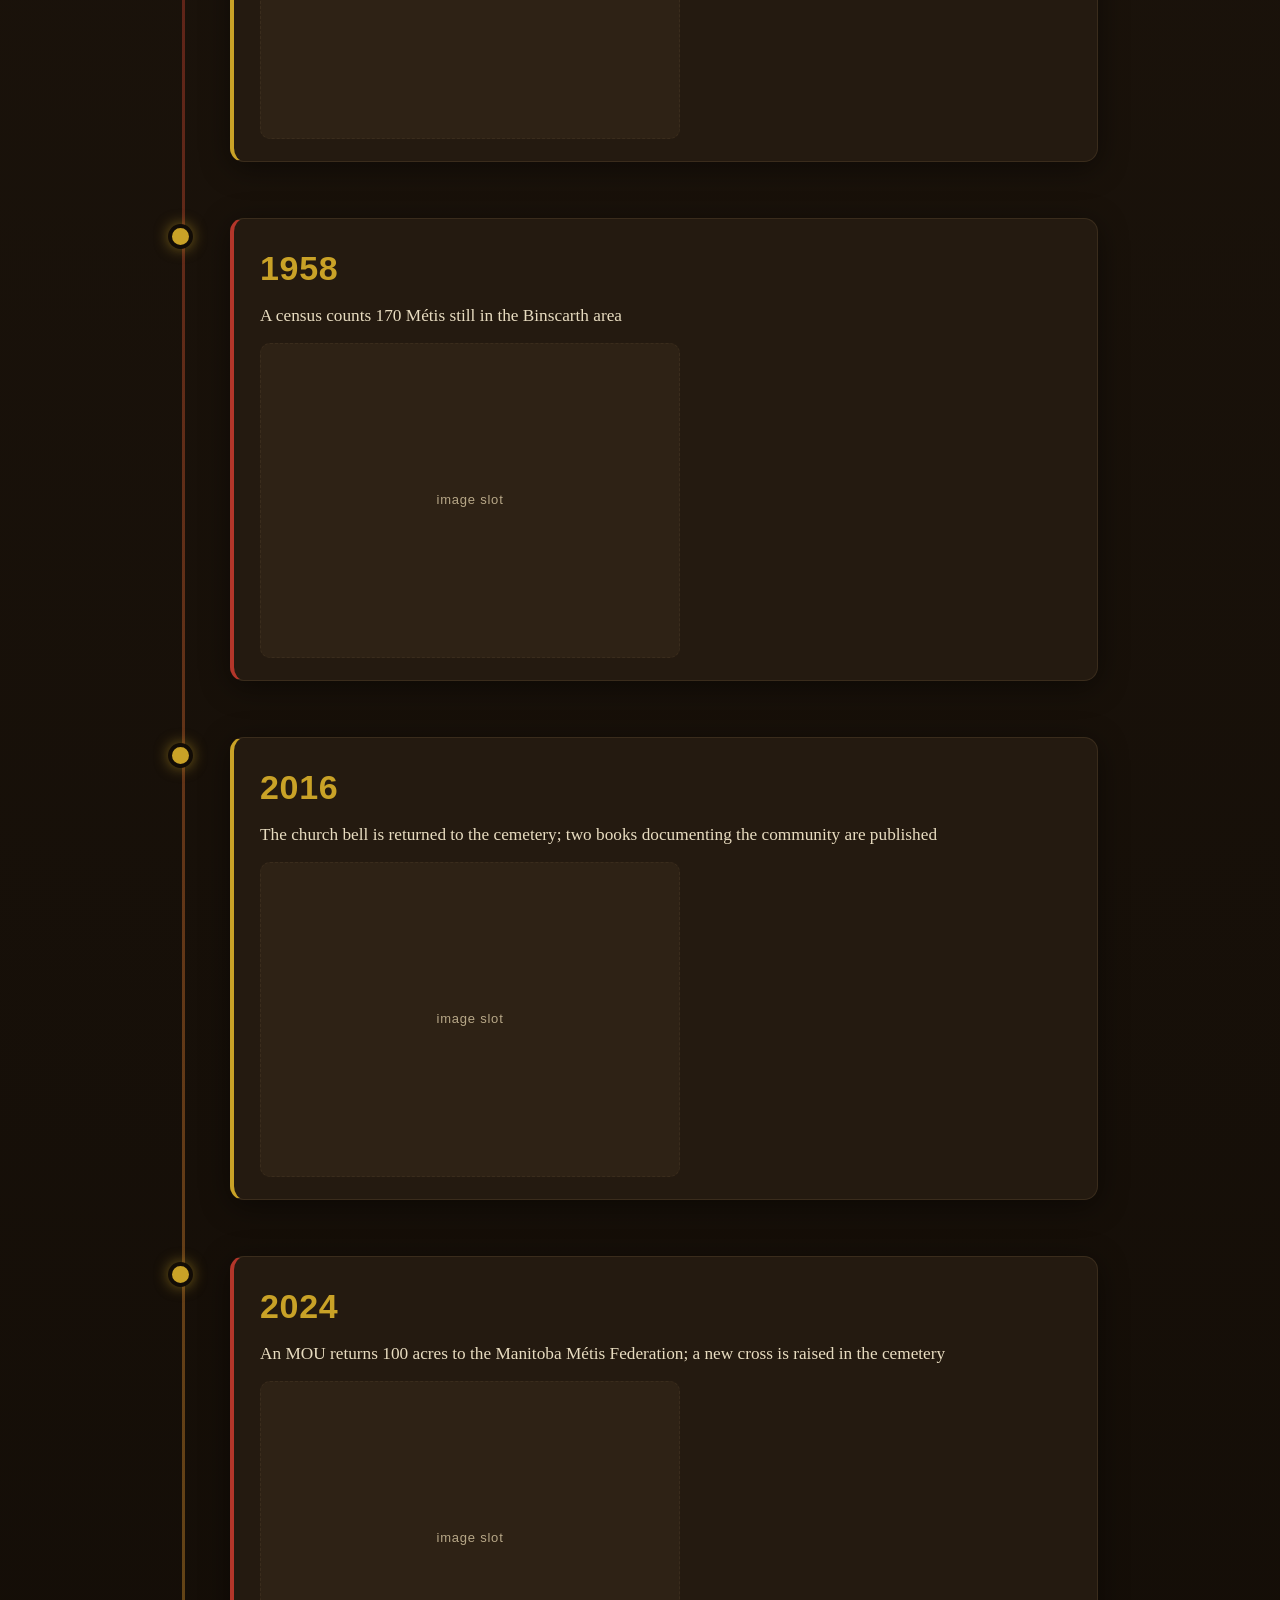
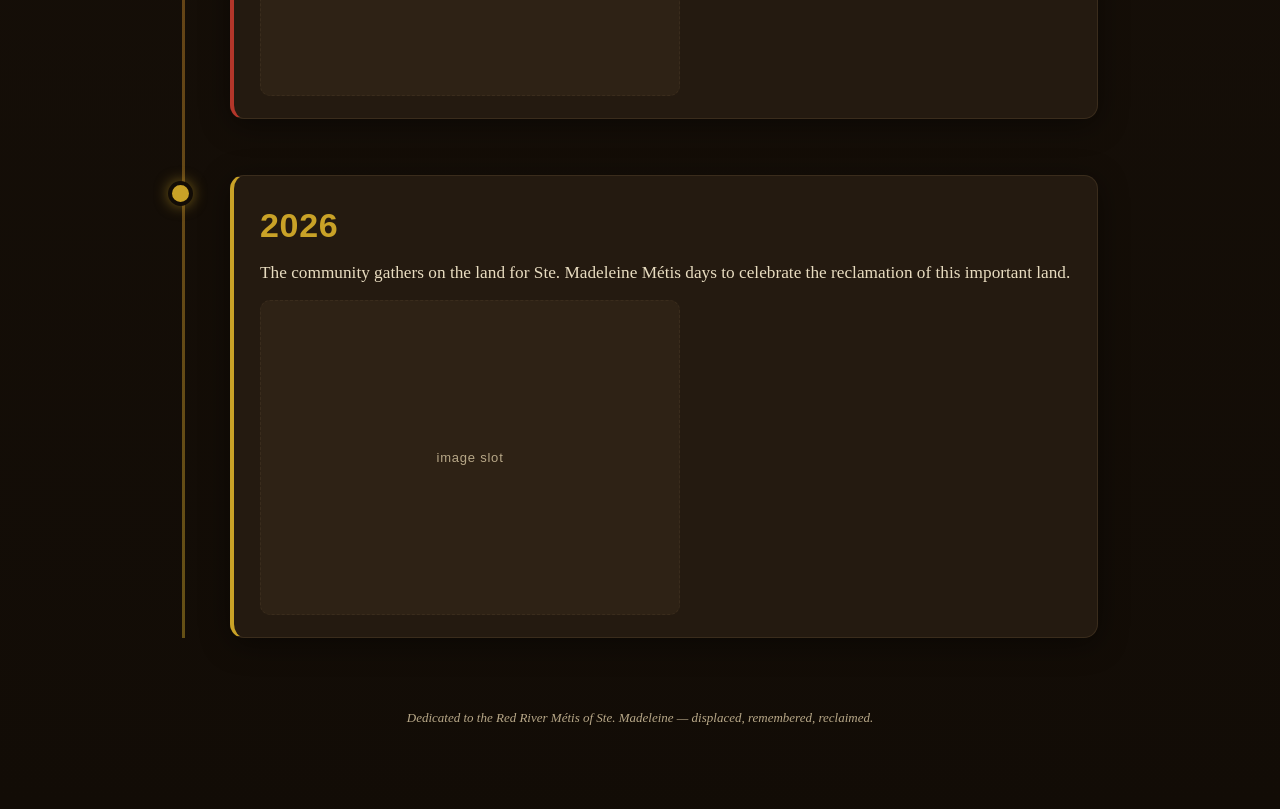
<file: timeline2.html>
<!DOCTYPE html>
<html lang="en">
<head>
<meta charset="UTF-8">
<meta name="viewport" content="width=device-width, initial-scale=1.0">
<title>Ste. Madeleine — Timeline</title>
<style>
  :root {
    --bg: #1a120b;
    --bg-deep: #120c06;
    --panel: #241a10;
    --panel-raised: #2e2215;
    --text: #e8dcc0;
    --text-dim: #b8a888;
    --gold: #c9a227;
    --crimson: #b3362a;
    --border: #3a2c1c;
    --track: #4a3a28;
  }
  * { margin:0; padding:0; box-sizing:border-box; }
  body {
    background: radial-gradient(circle at 50% 0%, #241a10 0%, #120c06 100%);
    color: var(--text);
    font-family: Georgia, 'Times New Roman', serif;
    line-height: 1.6;
    min-height: 100vh;
  }
  .wrap { max-width: 980px; margin: 0 auto; padding: 60px 32px 80px; position: relative; }

  .page-head { text-align: center; margin-bottom: 70px; }
  .page-head .kicker {
    font-family: 'Barlow Semi Condensed', 'Barlow Condensed', sans-serif;
    letter-spacing: .28em; text-transform: uppercase; font-size: 13px; color: var(--gold);
  }
  .page-head h1 {
    font-family: 'Barlow Semi Condensed', 'Barlow Condensed', sans-serif;
    font-weight: 600; font-size: clamp(2rem, 5vw, 3rem); letter-spacing: .04em;
    margin-top: 10px; color: var(--text);
  }
  .page-head .sub { margin-top: 12px; color: var(--text-dim); font-style: italic; font-size: 1.05rem; }

  /* spine */
  .timeline { position: relative; }
  .timeline::before {
    content:''; position:absolute; top:0; bottom:0; left:0; width:3px;
    background: linear-gradient(180deg, var(--gold) 0%, var(--crimson) 55%, var(--gold) 100%);
    opacity:.45;
  }

  .entry { position: relative; padding-left: 48px; margin-bottom: 56px; }
  .entry:last-child { margin-bottom: 0; }

  .dot {
    position:absolute; left:-14px; top:6px; width:25px; height:25px; border-radius:50%;
    background: var(--gold); border:4px solid var(--bg-deep);
    box-shadow: 0 0 14px rgba(201,162,39,.55);
  }

  .card {
    background: var(--panel);
    border:1px solid var(--border);
    border-left:4px solid var(--crimson);
    border-radius: 14px;
    padding: 22px 26px;
    box-shadow: 0 6px 30px rgba(0,0,0,.45);
  }
  .entry:nth-child(even) .card { border-left-color: var(--gold); }

  .year {
    font-family: 'Barlow Semi Condensed', 'Barlow Condensed', sans-serif;
    font-weight: 600; font-size: 34px; color: var(--gold); letter-spacing: .02em;
  }
  .text { margin-top: 6px; font-size: 1.08rem; color: var(--text); }

  .entry .img {
    margin-top: 14px; width:100%; max-width: 420px; aspect-ratio: 4/3; border-radius:10px;
    background: var(--panel-raised); border:1px dashed var(--border);
    display:flex; align-items:center; justify-content:center;
    color: var(--text-dim); font-size: 13px; font-family: 'Barlow Semi Condensed', sans-serif;
    letter-spacing:.06em;
  }

  .foot { text-align:center; margin-top:70px; color:var(--text-dim); font-size:13px; font-style:italic; }

  @media (max-width: 640px) {
    .wrap { padding: 40px 20px 60px; }
    .entry { padding-left: 40px; }
    .card { padding: 18px 20px; }
  }
</style>
</head>
<body>
<div class="wrap">
  <div class="page-head">
    <div class="kicker">Ste. Madeleine</div>
    <h1>From Ashes to Honour</h1>
    <div class="sub">A timeline of displacement, resistance, and reclamation</div>
  </div>

  <div class="timeline" id="timeline"></div>

  <div class="foot">Dedicated to the Red River Métis of Ste. Madeleine — displaced, remembered, reclaimed.</div>
</div>

<script>
  // Data extracted from the Figma timeline (sorted chronologically).
  // Font family from Figma: Barlow Semi Condensed.
  const ENTRIES = [
    { year: "1870", text: "Métis families, pushed out of Red River by the Wolseley expedition, settle at Ste. Madeleine" },
    { year: "1885", text: "More families arrive after the North-West Resistance, seeking land that won't be taken again" },
    { year: "1913", text: "The community builds a log chapel" },
    { year: "1922", text: "A one-room school opens" },
    { year: "1935", text: "The federal Prairie Farm Rehabilitation Act passes; Ste. Madeleine is designated as community pasture" },
    { year: "1938", text: "The municipality orders the families out; homes are burned, dogs shot. Joe Venne and others confront the crew with rifles and save the church. The Vermette family moves in to guard it" },
    { year: "1958", text: "A census counts 170 Métis still in the Binscarth area" },
    { year: "2016", text: "The church bell is returned to the cemetery; two books documenting the community are published" },
    { year: "2024", text: "An MOU returns 100 acres to the Manitoba Métis Federation; a new cross is raised in the cemetery" },
    { year: "2026", text: "The community gathers on the land for Ste. Madeleine Métis days to celebrate the reclamation of this important land." }
  ];

  const tl = document.getElementById('timeline');
  ENTRIES.forEach((e, i) => {
    const el = document.createElement('div');
    el.className = 'entry';
    el.innerHTML = `
      <div class="dot"></div>
      <div class="card">
        <div class="year">${e.year}</div>
        <div class="text">${e.text}</div>
        <div class="img" data-year="${e.year}">image slot</div>
      </div>`;
    tl.appendChild(el);
  });
</script>
</body>
</html>
</file>
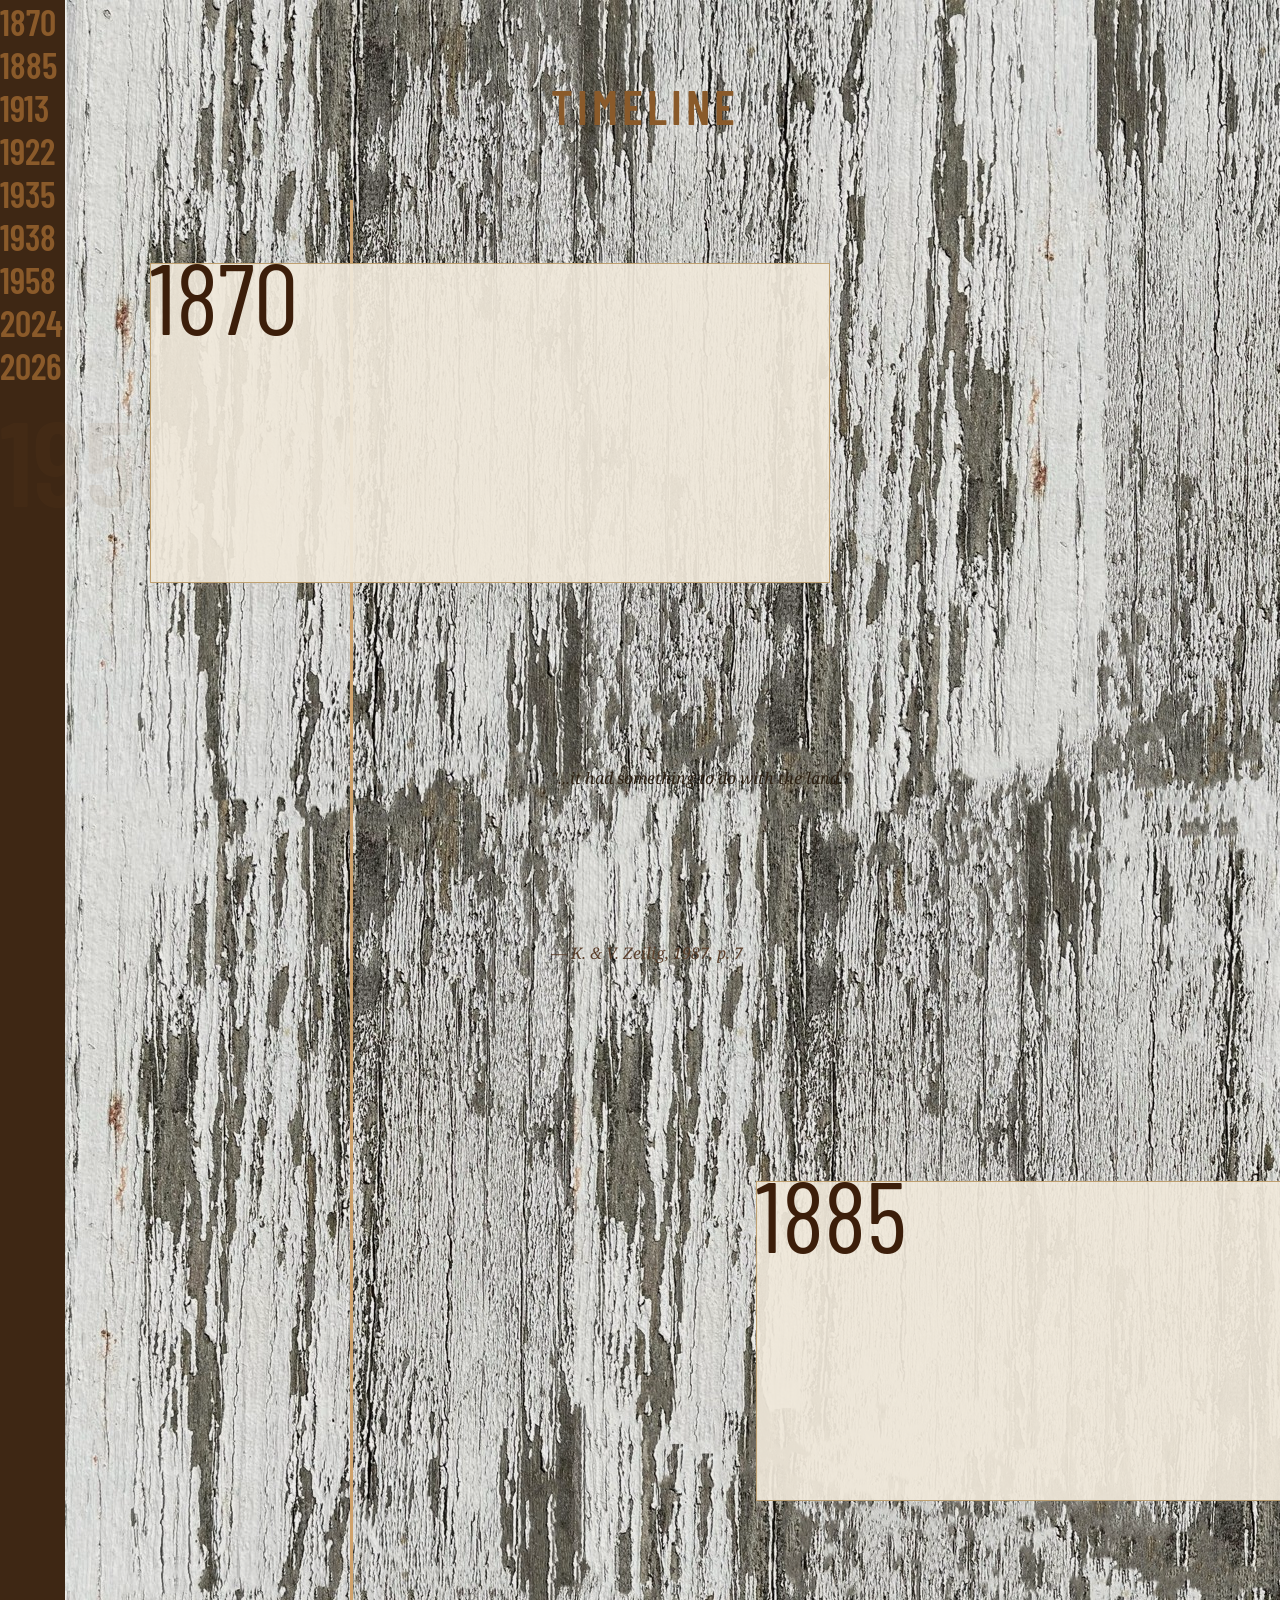
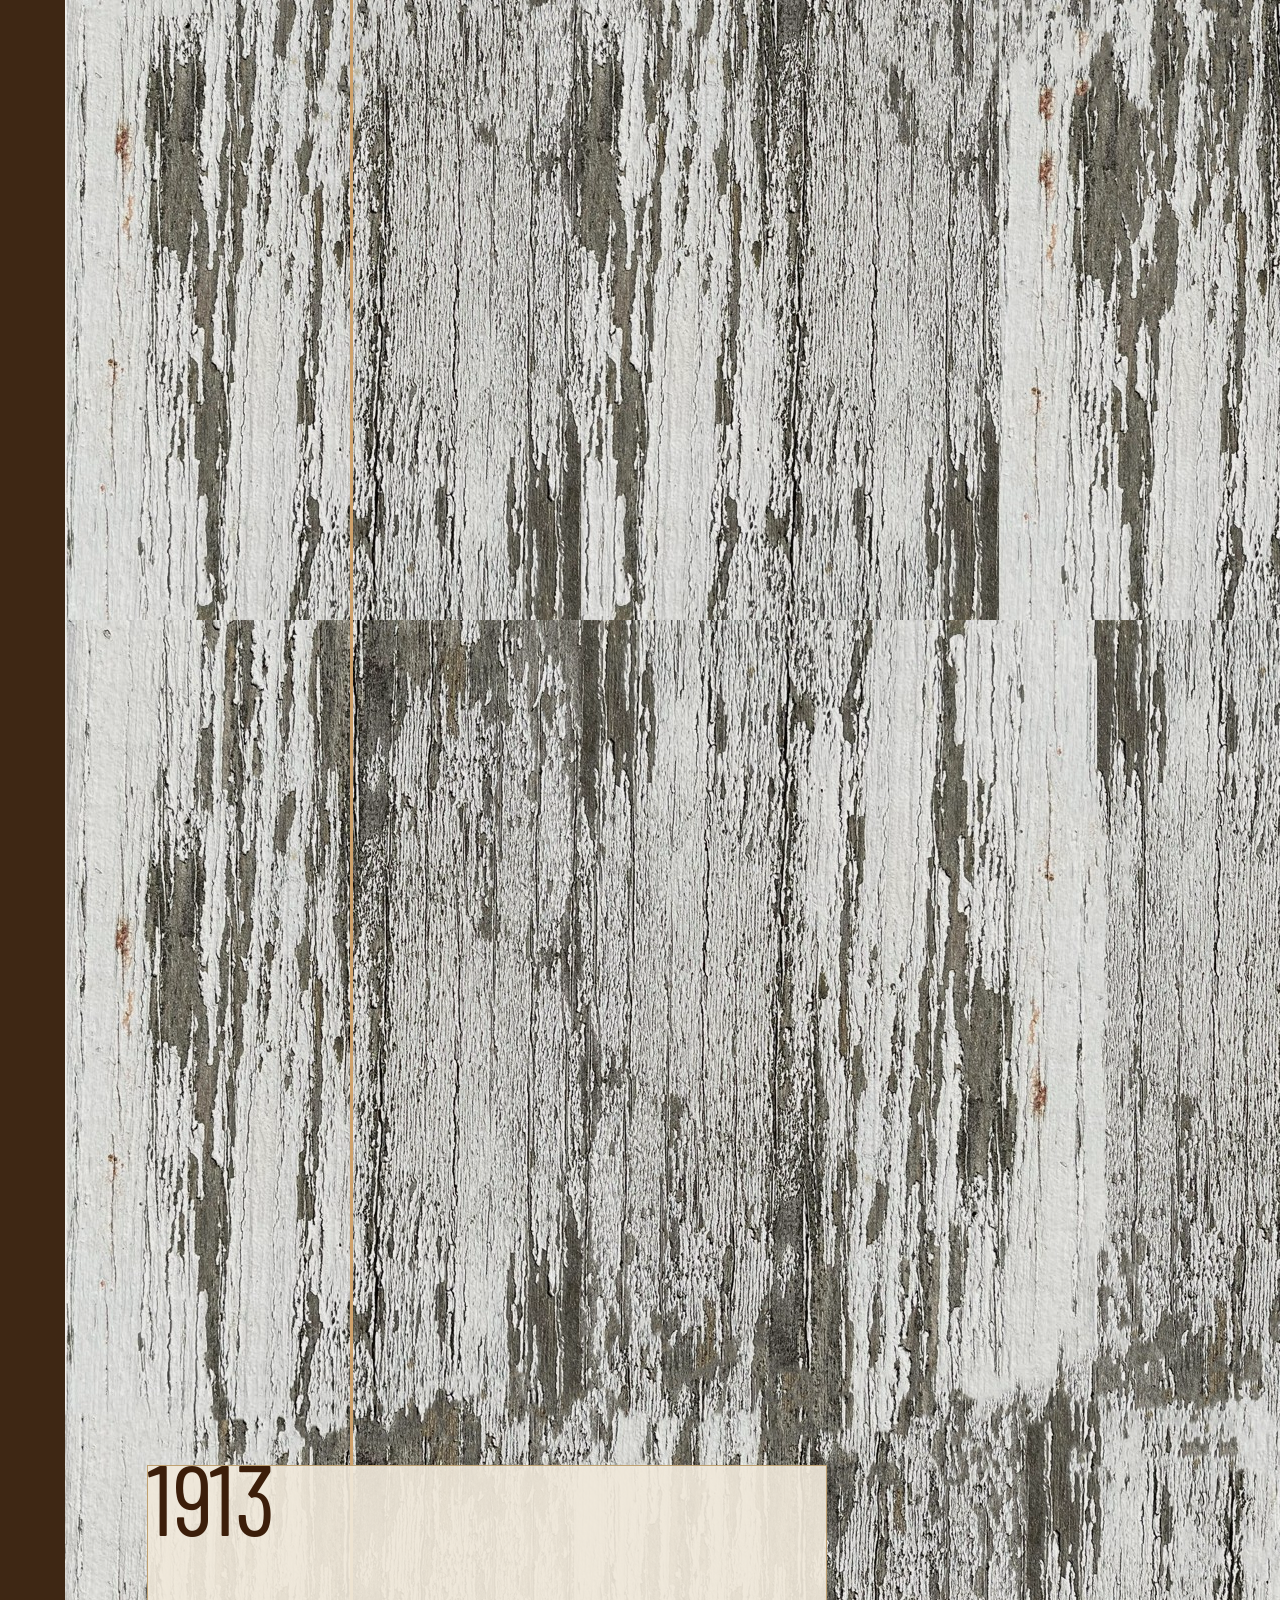
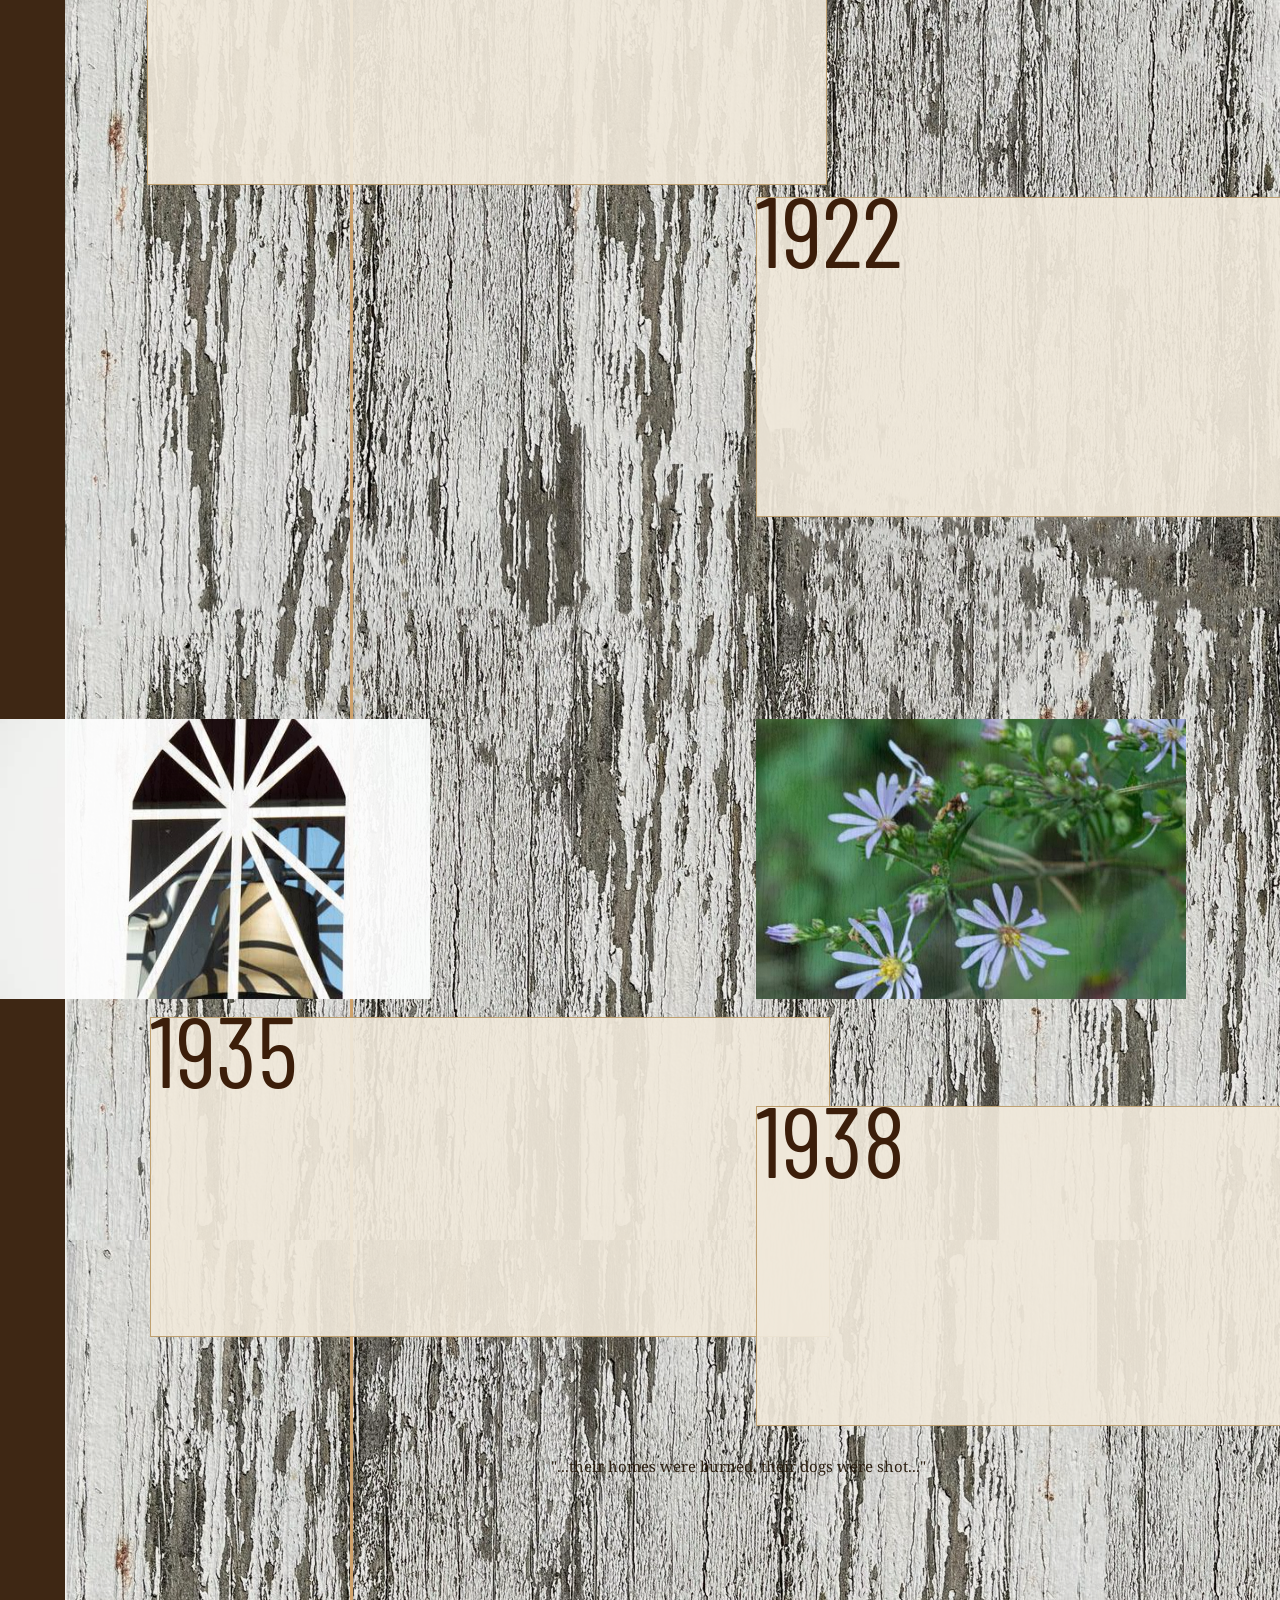
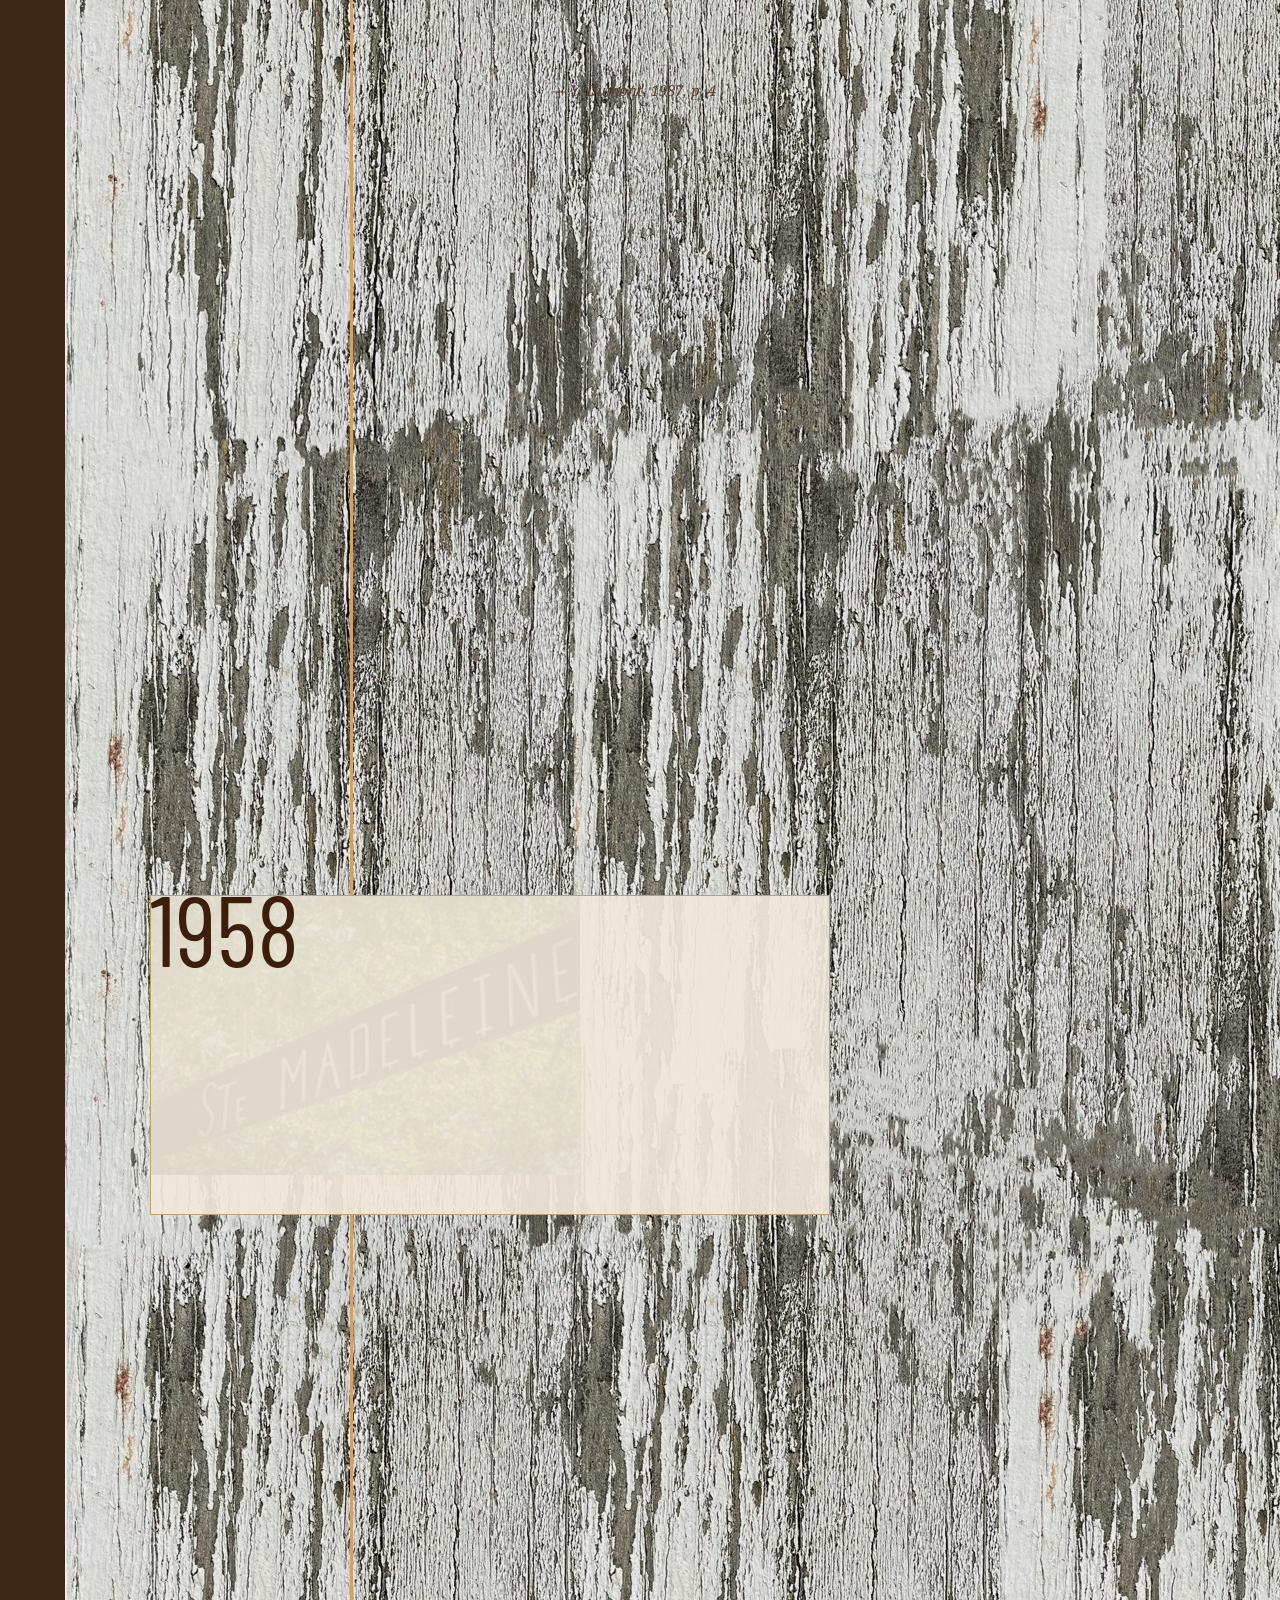
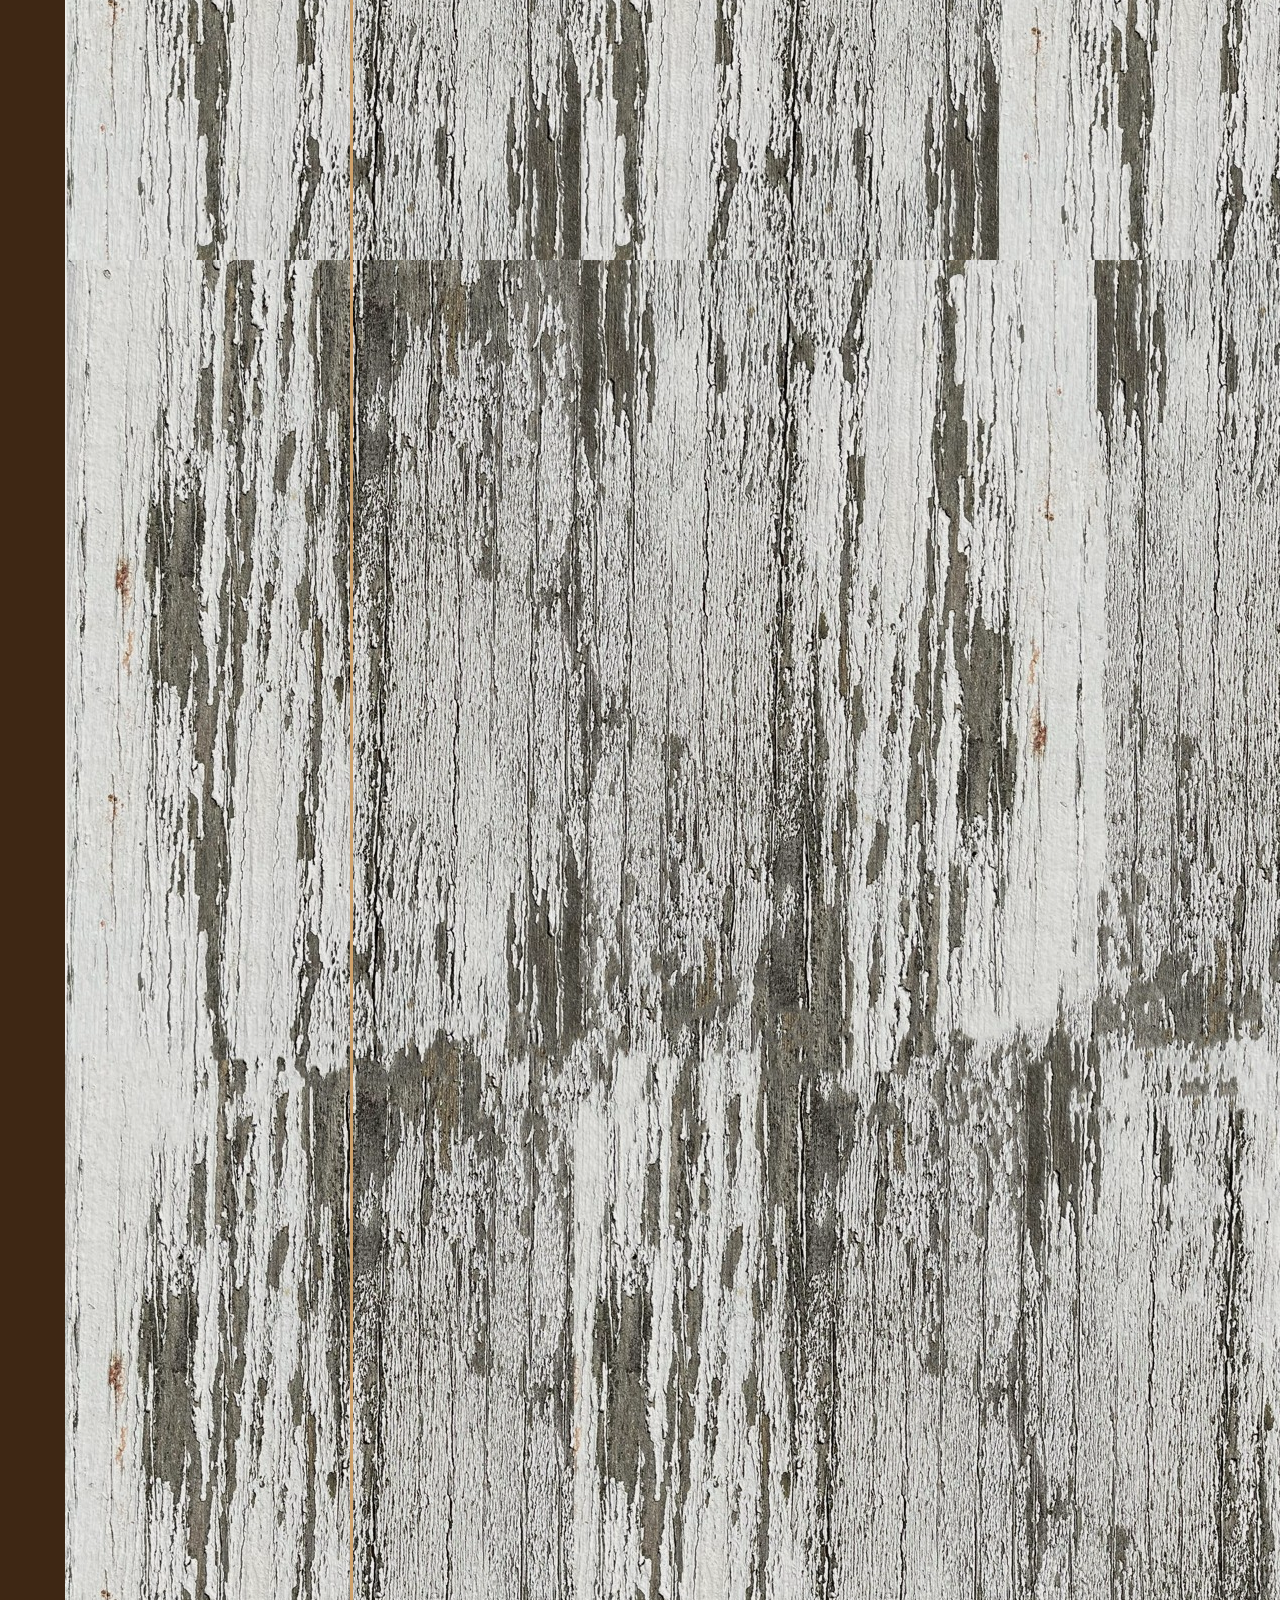
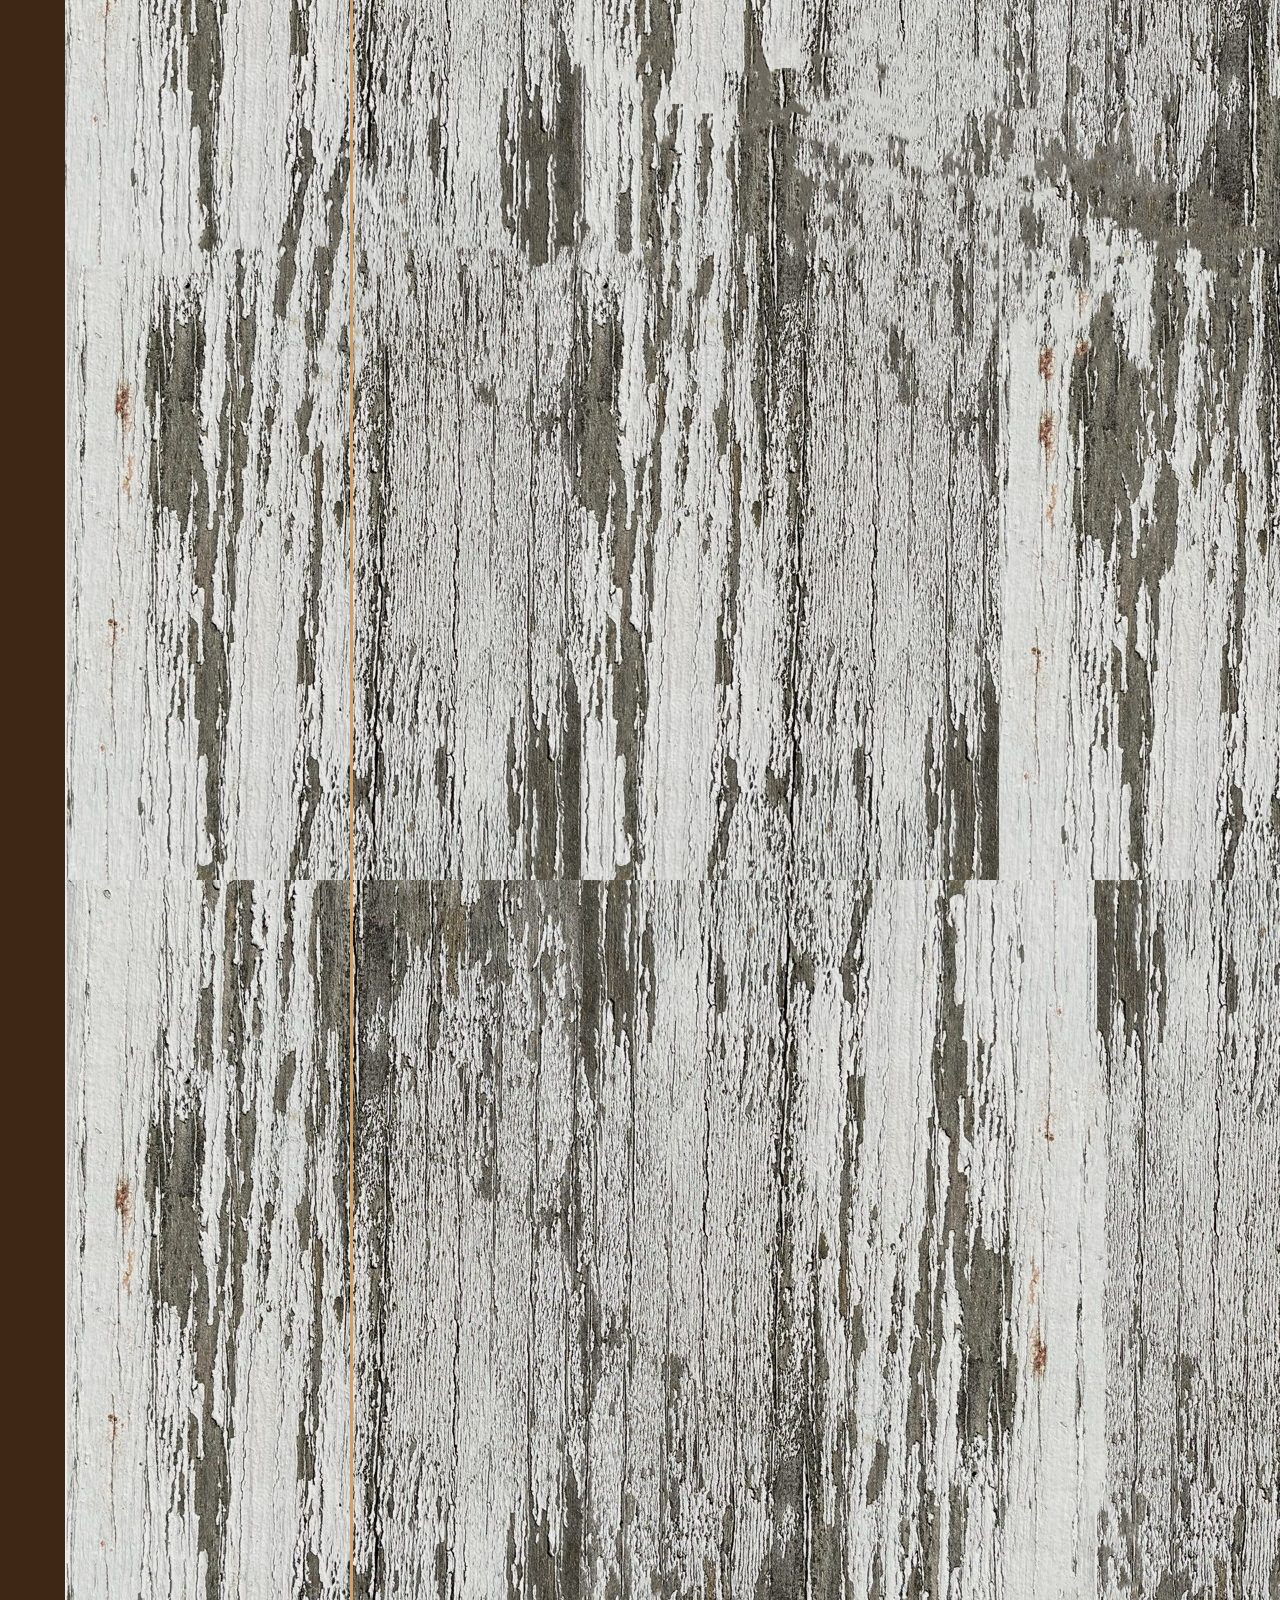
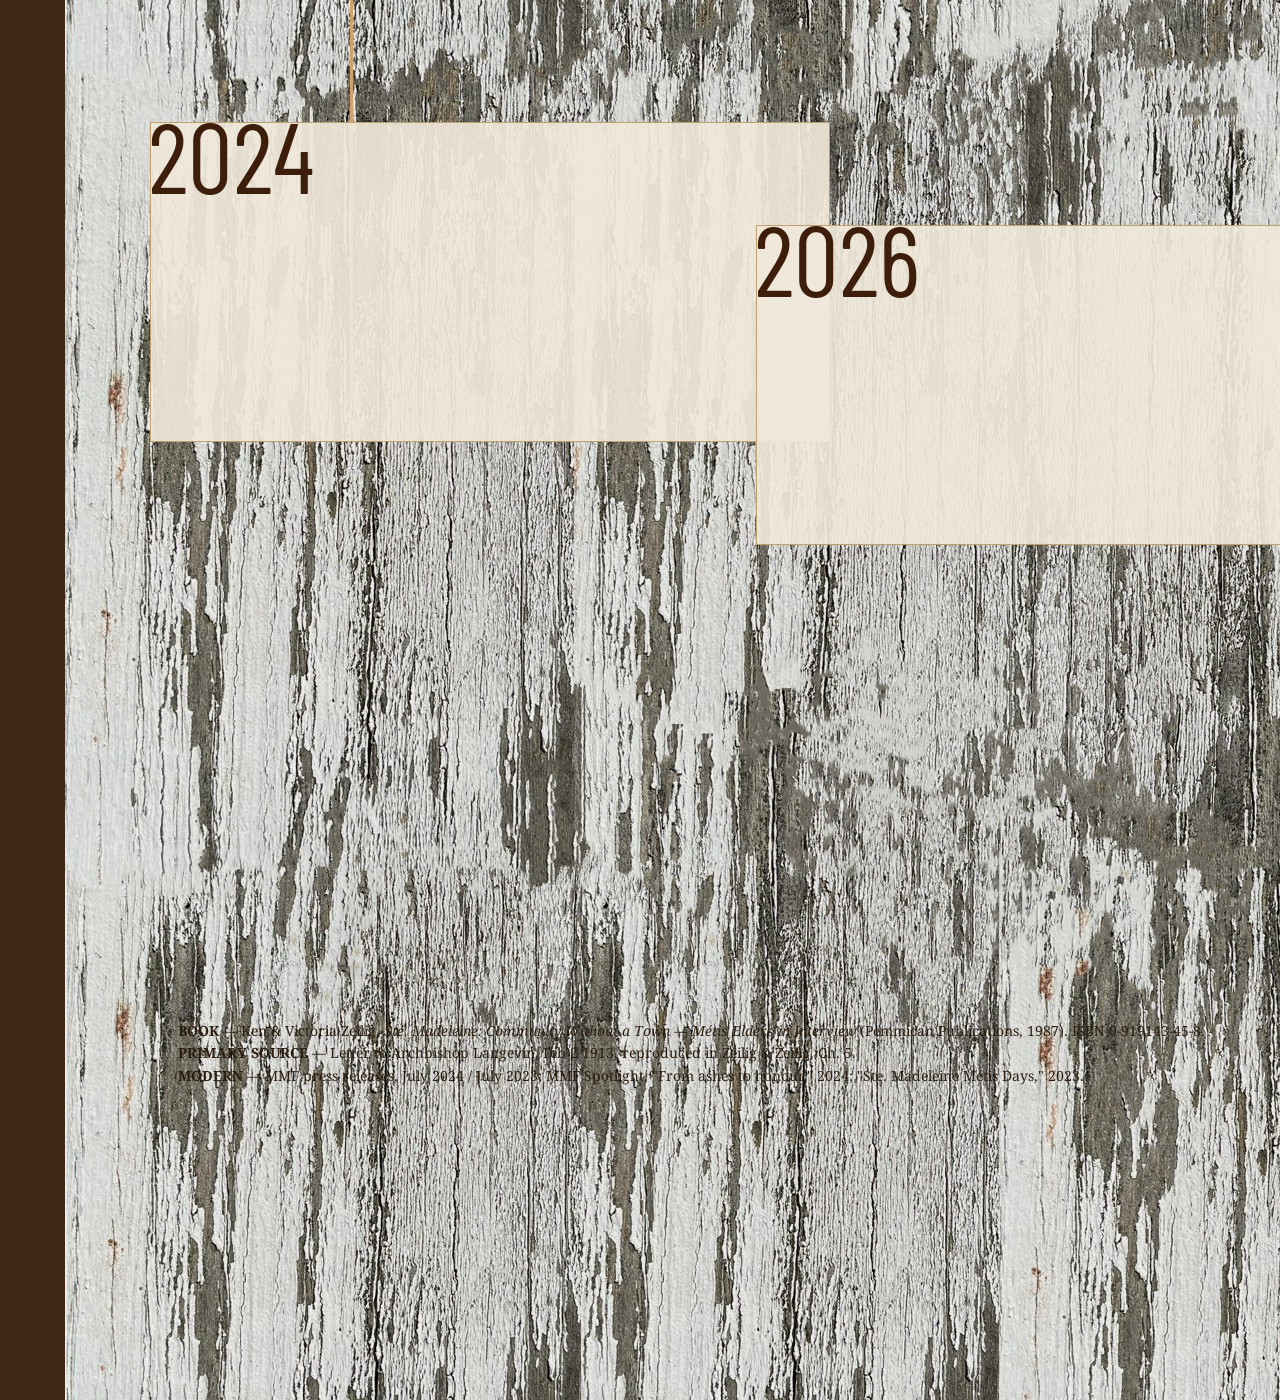
<file: timeline5.html>
<!DOCTYPE html>
<html lang="en">
<head>
<meta charset="utf-8">
<meta name="viewport" content="width=device-width, initial-scale=1.0">
<title>Ste. Madeleine — Timeline (Penpot Exact)</title>
<link href="https://fonts.googleapis.com/css2?family=Noto+Serif:ital,wght@0,400;0,700;1,400&family=Barlow+Condensed:wght@400;600;700&display=swap" rel="stylesheet">
<style>
*{margin:0;padding:0;box-sizing:border-box}
body{font-family:'Noto Serif',Georgia,serif;color:#2b1e10;width:1569px;min-height:11000px;position:relative;overflow-x:hidden;background:#3e2714}
/* Woodgrain background at correct size, NOT fixed position */
.bg{position:absolute;left:0;top:0;width:1569px;height:11000px;background:url('media/raw/woodgrain-crop.jpg') repeat-y center top;background-size:1440px auto;opacity:0.92;z-index:0}
/* Spine at x=350 (from design) */
.spine{position:absolute;left:350px;top:200px;width:3px;height:9800px;background:#cfa26c;z-index:1}
/* Cards at real Penpot positions, offset +2500 to make positive */
.card{position:absolute;width:680px;height:320px;z-index:2;background:rgba(240,233,219,0.92);border:1px solid #bfa070}
/* Text nodes at real data-x/data-y + offset 2680 */
.txt{position:absolute;font-family:'Noto Serif',Georgia,serif;color:#2b1e10}
/* Year numbers in Barlow Condensed, positioned at data-x/data-y + offset */
.year{font-family:'Barlow Condensed',Arial,sans-serif;font-weight:600;color:#8a5a2a;font-size:28px}
/* Reduced motion: disable all transitions/animations */
@media (prefers-reduced-motion: reduce) {
  *, *::before, *::after { animation-duration: 0.01ms !important; animation-iteration-count: 1 !important; transition-duration: 0.01ms !important; }
}
</style>
</head>
<body>
<div class="bg"></div>
<div class="spine"></div>

<!-- 9 cards placed exactly per Penpot export + offset -->
<div class="card" style="left:150px;top:263px;"><img src="media/exports/card-year-1870.png" style="max-width:100%;"></div>
<div class="card" style="left:756px;top:1181px;"><img src="media/exports/card-year-1885.png" style="max-width:100%;"></div>
<div class="card" style="left:147px;top:3065px;"><img src="media/exports/card-year-1913.png" style="max-width:100%;"></div>
<div class="card" style="left:756px;top:3397px;"><img src="media/exports/card-year-1922.png" style="max-width:100%;"></div>
<div class="card" style="left:150px;top:4217px;"><img src="media/exports/card-year-1935.png" style="max-width:100%;"></div>
<div class="card" style="left:756px;top:4306px;"><img src="media/exports/card-year-1938.png" style="max-width:100%;"></div>
<div class="card" style="left:150px;top:5695px;"><img src="media/exports/card-year-1958.png" style="max-width:100%;"></div>
<div class="card" style="left:150px;top:9722px;"><img src="media/exports/card-year-2024.png" style="max-width:100%;"></div>
<div class="card" style="left:756px;top:9825px;"><img src="media/exports/card-year-2026.png" style="max-width:100%;"></div>

<!-- Text: TIMELINE title at y=77 x=-2129 -->
<div class="txt year" style="left:551px;top:77px;font-size:48px;letter-spacing:4px;">TIMELINE</div>

<!-- Year markers at correct data positions (x + 2680 offset) -->
<div class="year" style="left:468px;top:193px;font-size:36px;">1870</div>
<div class="year" style="left:756px;top:1111px;font-size:36px;">1885</div>
<div class="year" style="left:325px;top:2995px;font-size:36px;">1913</div>
<div class="year" style="left:756px;top:3327px;font-size:36px;">1922</div>
<div class="year" style="left:230px;top:4147px;font-size:36px;">1935</div>
<div class="year" style="left:756px;top:4236px;font-size:36px;">1938</div>
<div class="year" style="left:468px;top:5625px;font-size:36px;">1958</div>
<div class="year" style="left:468px;top:9652px;font-size:36px;">2024</div>
<div class="year" style="left:756px;top:9755px;font-size:36px;">2026</div>

<!-- Photos at real rect positions -->
<img src="media/thumbs/_MG_3177.jpg" style="position:absolute;left:0;top:3919px;width:430px;height:280px;object-fit:cover;opacity:0.95;z-index:1" alt="school">
<img src="media/thumbs/_MG_2904.jpg" style="position:absolute;left:756px;top:3919px;width:430px;height:280px;object-fit:cover;opacity:0.95;z-index:1" alt="challenges">
<img src="media/thumbs/_MG_2869.jpg" style="position:absolute;left:150px;top:5695px;width:430px;height:280px;object-fit:cover;opacity:0.95;z-index:1" alt="census"><!-- doesn't overlap -->

<!-- Quotes at real text-node positions -->
<div class="txt" style="left:551px;top:768px;font-style:italic;font-size:16px;width:500px;line-height:1.35">"...it had something to do with the land."</div>
<div class="txt" style="left:551px;top:943px;font-style:italic;font-size:16px;width:500px;line-height:1.35;color:#5a3e2a">— K. &amp; V. Zeilig, 1987, p. 7</div>
<div class="txt" style="left:551px;top:4656px;font-size:15px;width:500px;line-height:1.4">"...their homes were burned, their dogs were shot..."</div>
<div class="txt" style="left:551px;top:4880px;font-style:italic;font-size:15px;width:500px;line-height:1.4;color:#5a3e2a">— Y. Dumont, 1987, p. 4</div>

<!-- Ghost year -->
<div class="year" style="left:3px;top:7026px;font-size:120px;opacity:0.07;font-family:'Barlow Condensed',Arial,sans-serif">1958-2024</div>

<!-- Credits -->
<div class="txt" style="left:178px;top:10620px;font-size:14px;width:1210px;line-height:1.6">
<b>BOOK</b> — Ken &amp; Victoria Zeilig, <i>Ste. Madeleine: Community Without a Town — Métis Elders in Interview</i> (Pemmican Publications, 1987). ISBN 0-919143-45-8.<br>
<b>PRIMARY SOURCE</b> — Letter to Archbishop Langevin, Feb 2 1913, reproduced in Zeilig &amp; Zeilig, Ch. 5.<br>
<b>MODERN</b> — MMF press releases, July 2024 / July 2023; MMF Spotlight, "From ashes to honour," 2024; "Ste. Madeleine Métis Days," 2023.
</div>
</body>
</html>
</file>
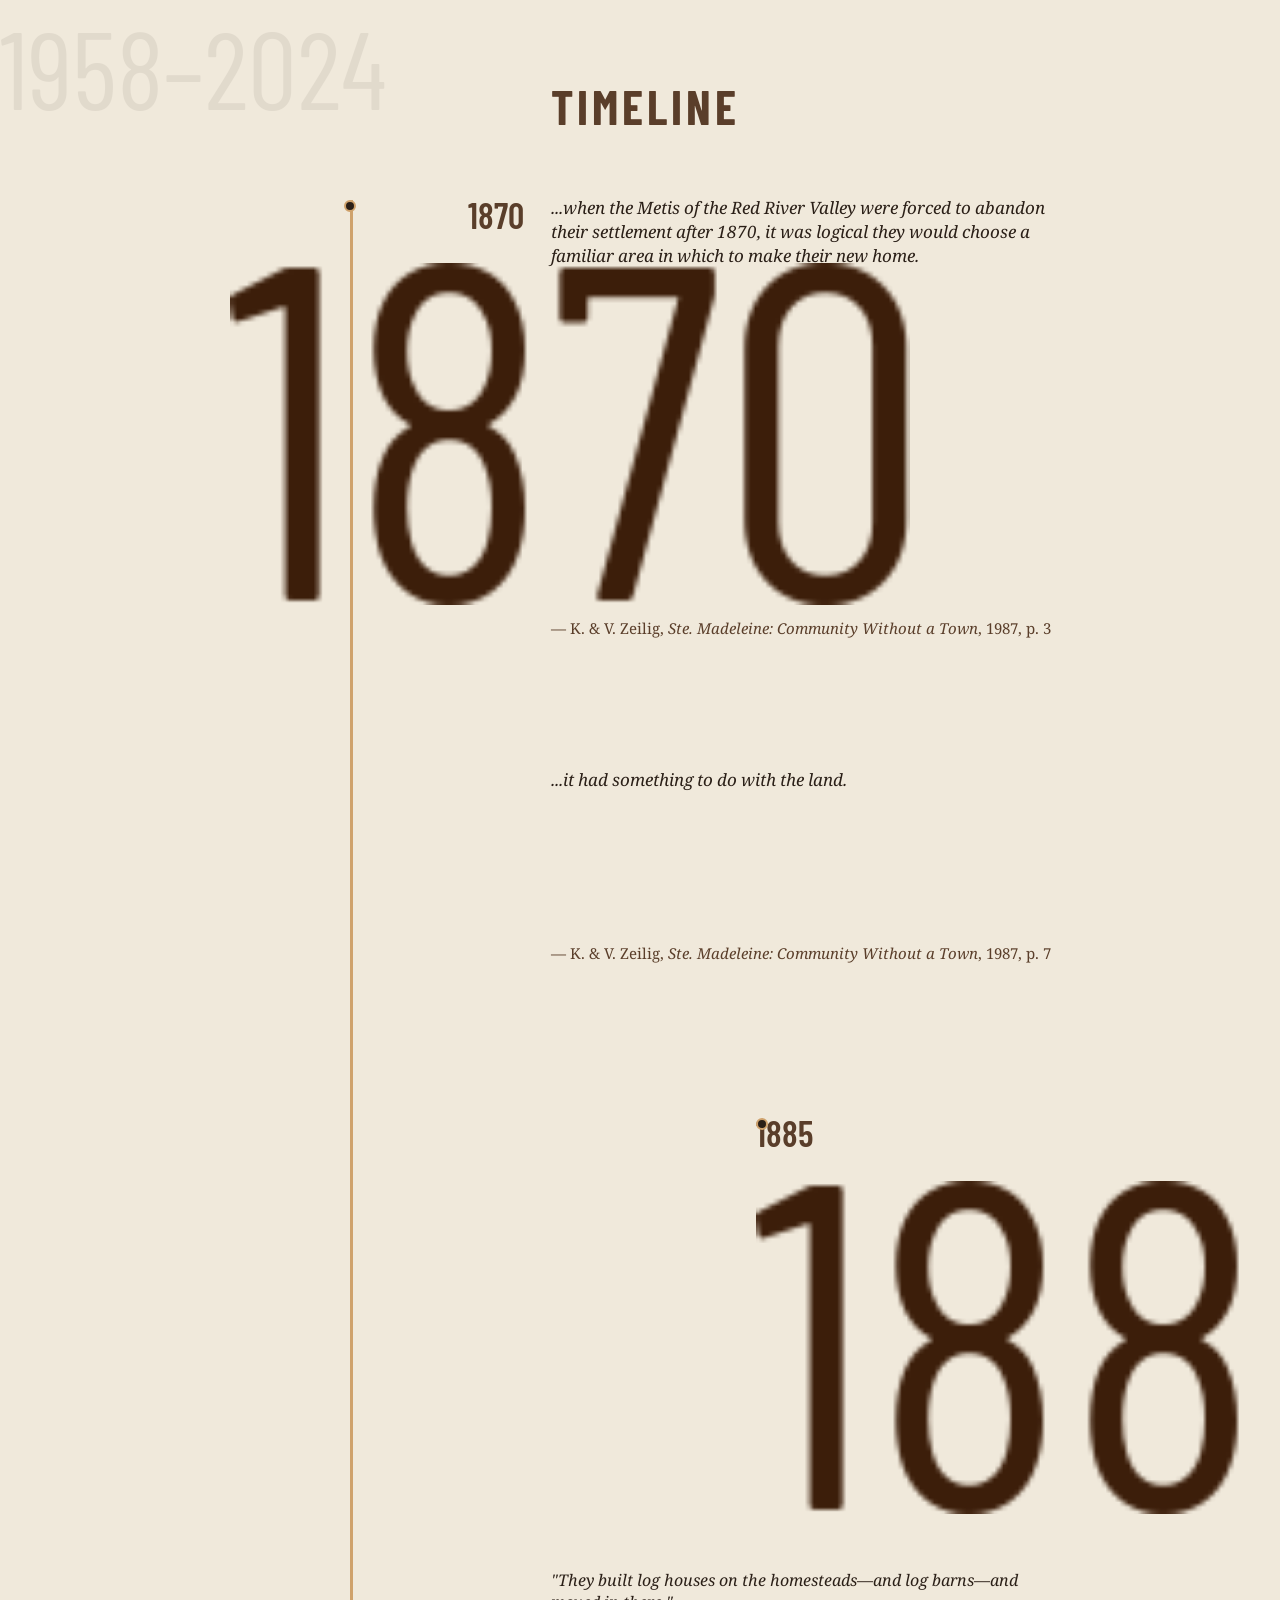
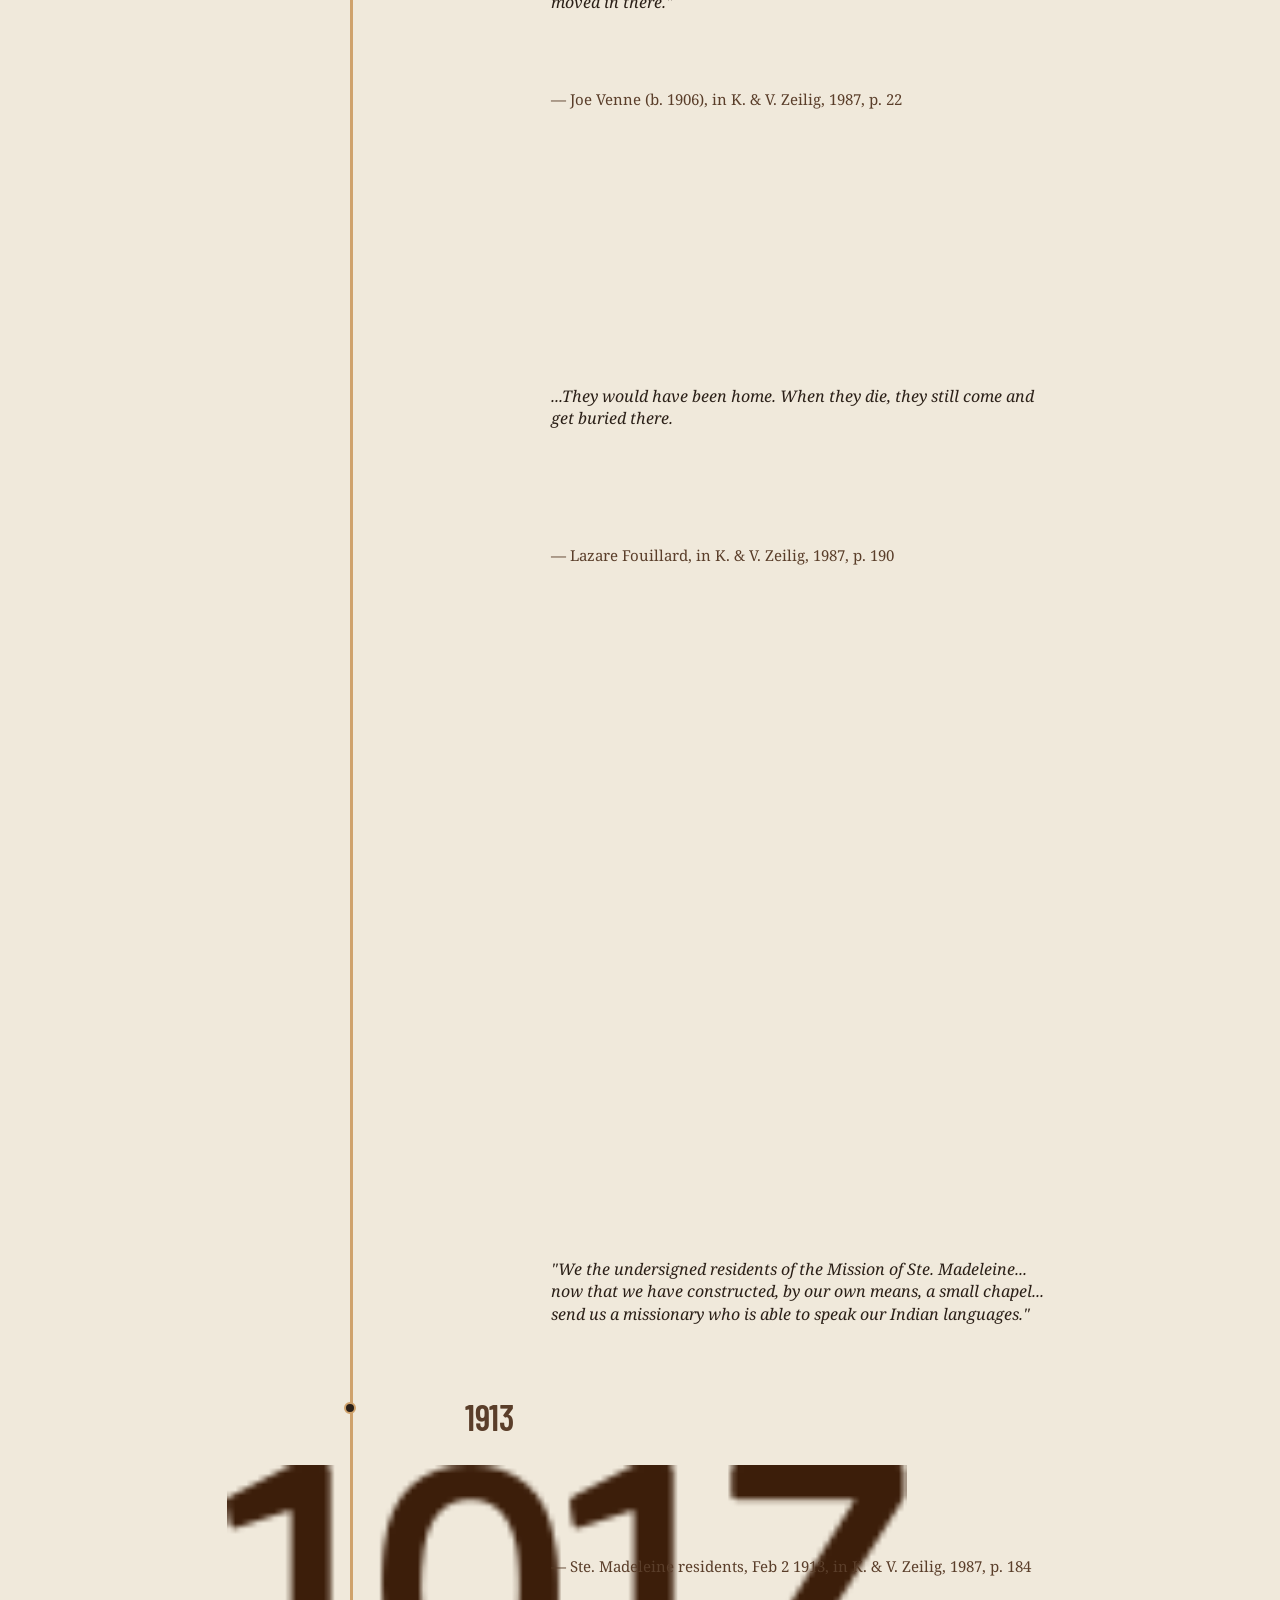
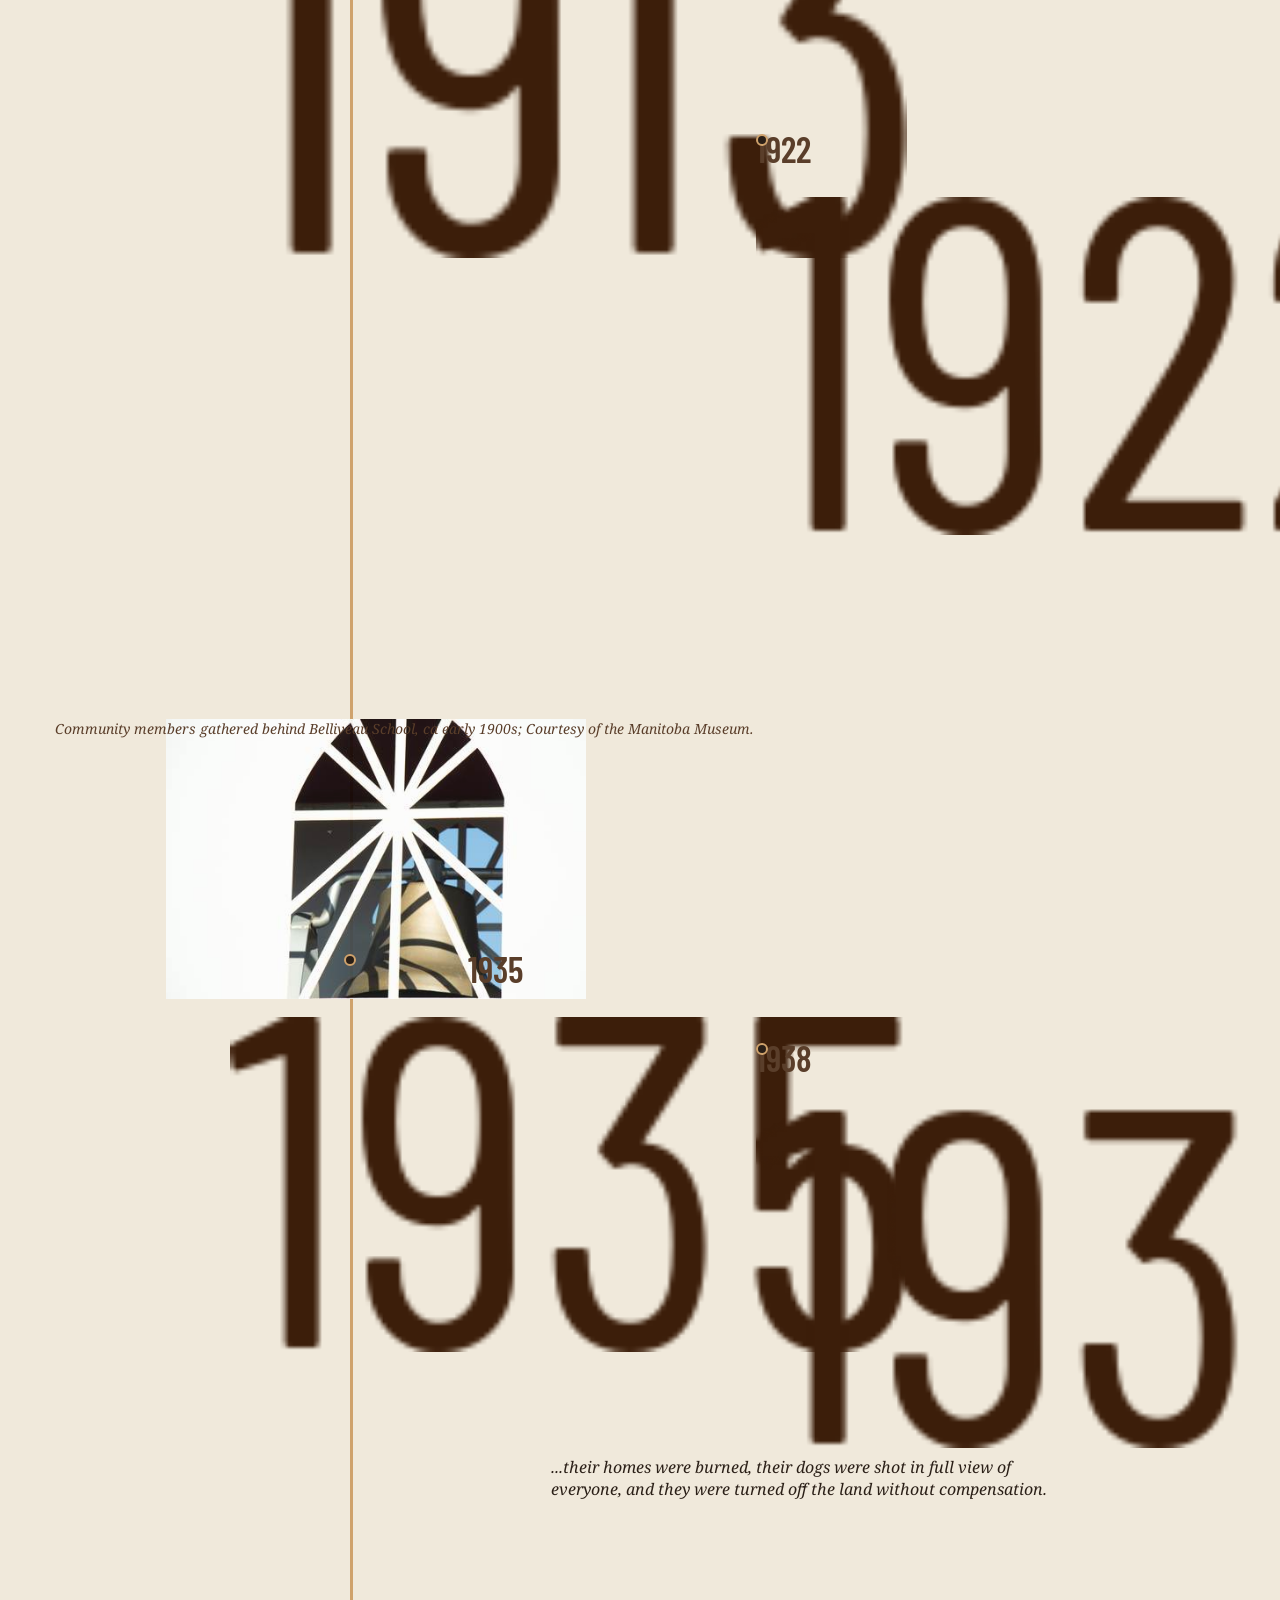
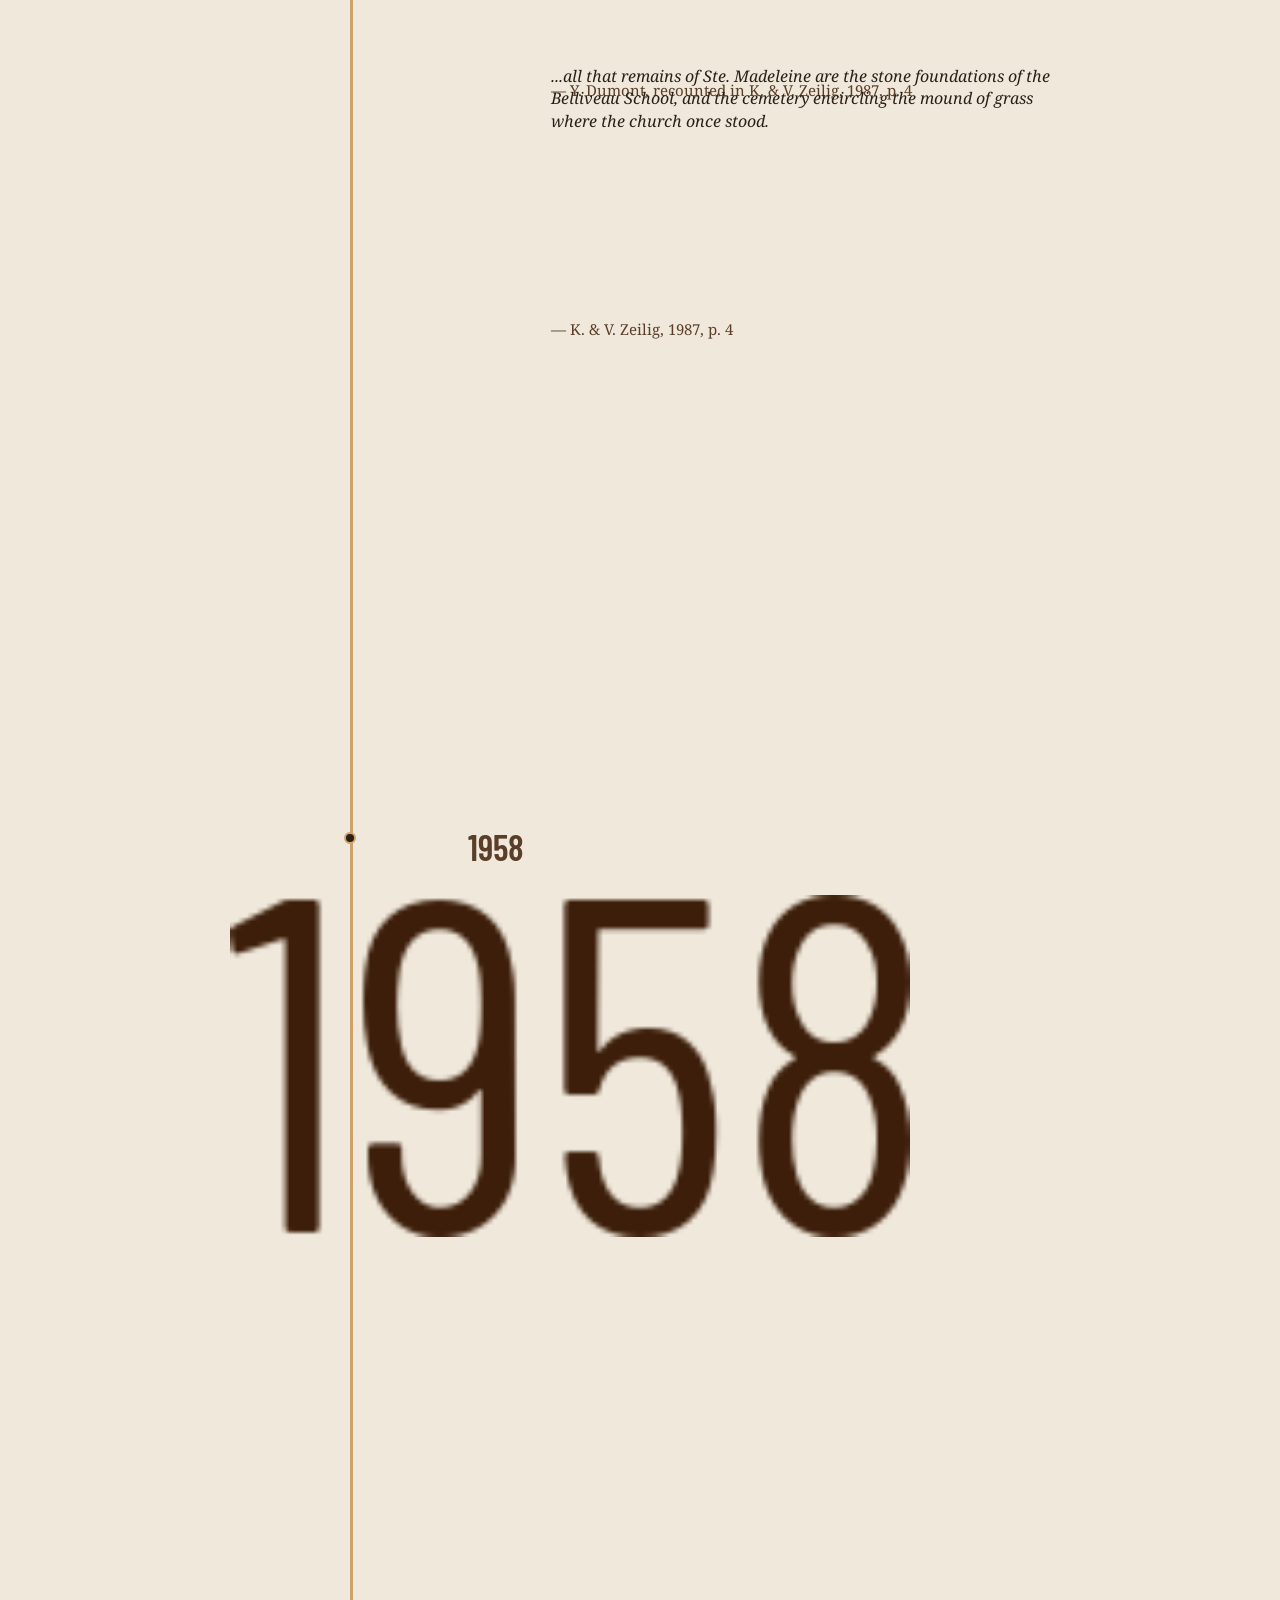
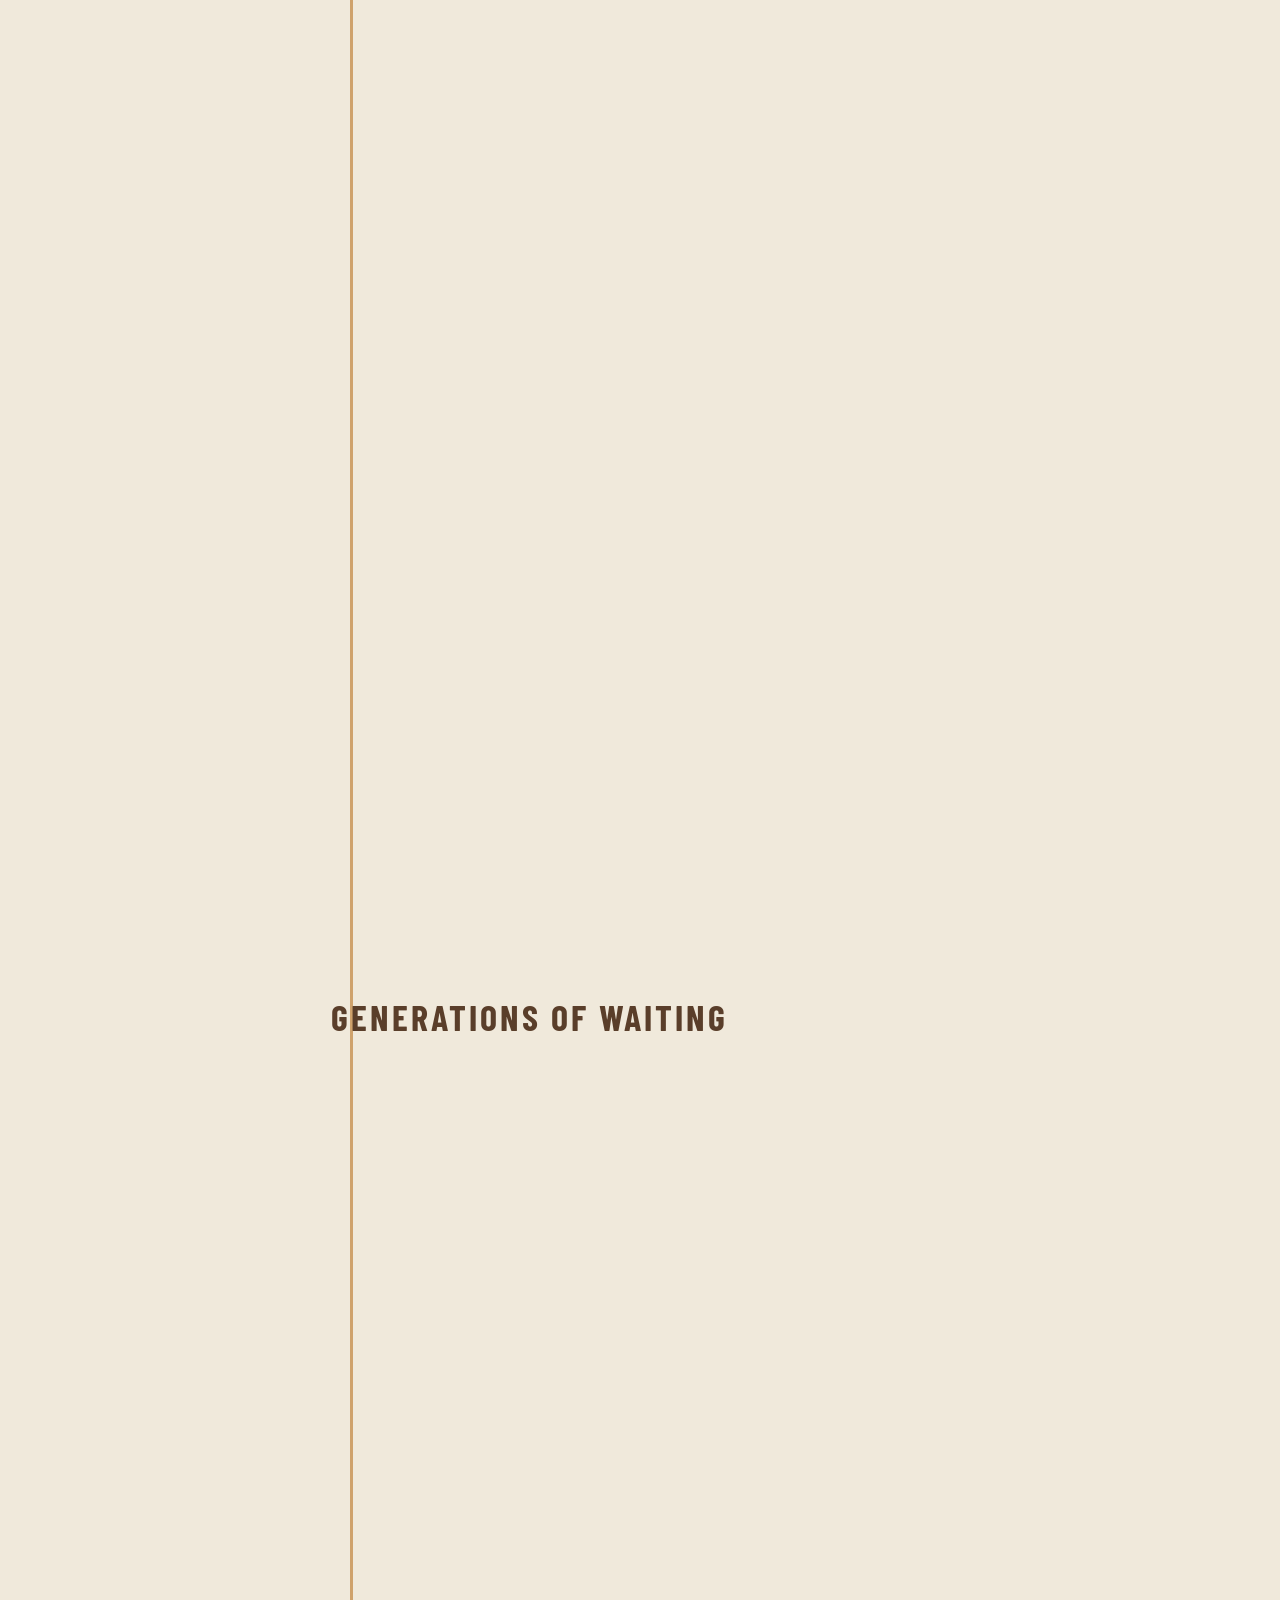
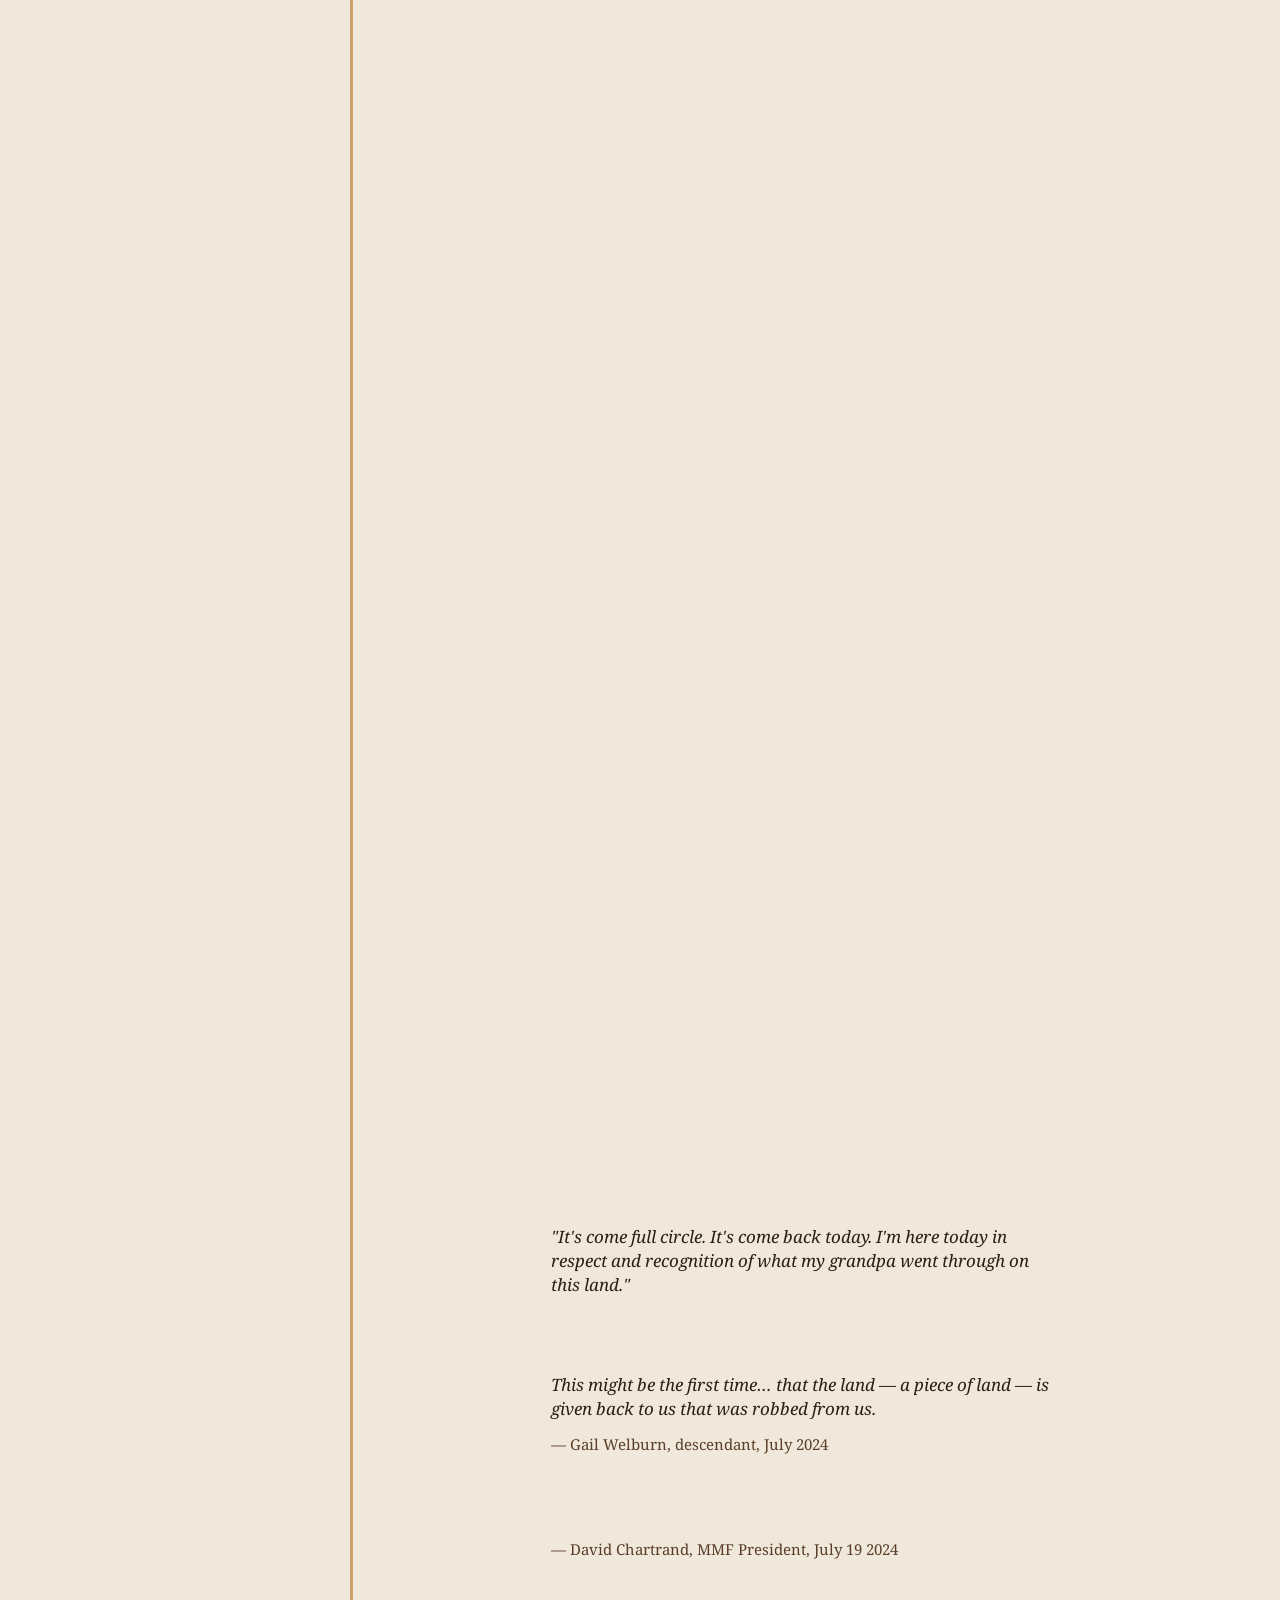
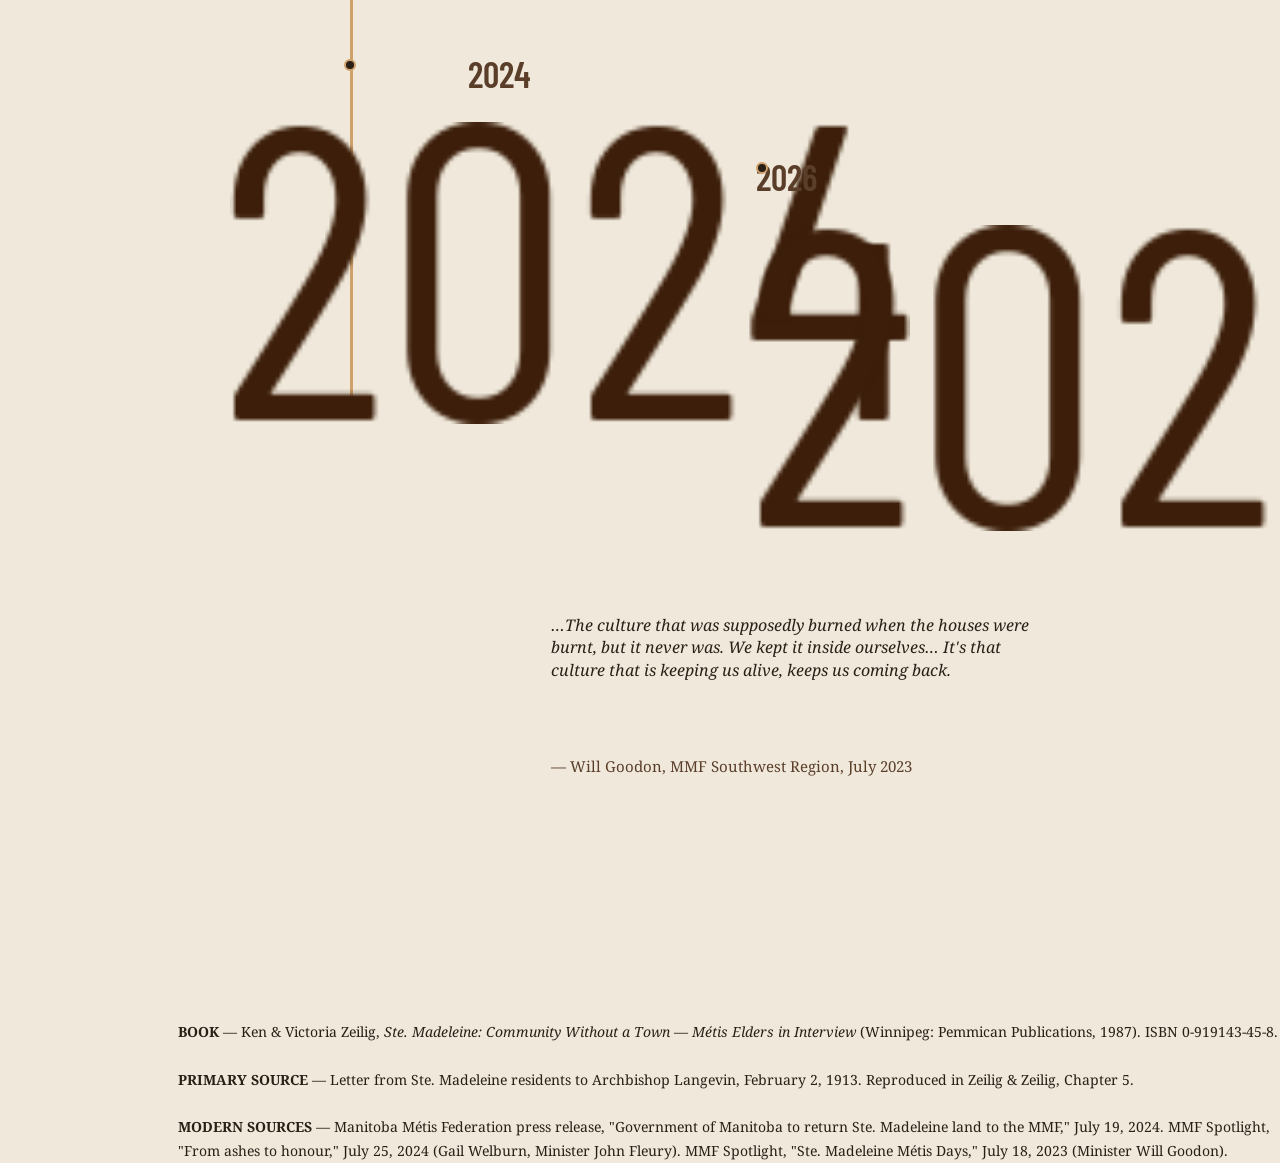
<file: timeline6.html>
<!DOCTYPE html>
<html lang="en">
<head>
<meta charset="utf-8">
<meta name="viewport" content="width=device-width, initial-scale=1.0">
<title>Ste. Madeleine — Timeline of a Métis Community</title>
<link href="https://fonts.googleapis.com/css2?family=Noto+Serif:ital,wght@0,400;0,700;1,400&family=Barlow+Condensed:wght@400;600;700&display=swap" rel="stylesheet">
<style>
*{margin:0;padding:0;box-sizing:border-box}
:root{
  --parchment:#f0e9db;
  --text-dark:#2a1f17;
  --text-mid:#5a3e2a;
  --accent:#cfa26c;
  --spine:#cfa26c;
  --bg:#3e2714;
  --board-w:1569;
  --board-h:11000;
}
html{background:var(--parchment)}
body{
  font-family:'Noto Serif',Georgia,serif;
  color:var(--text-dark);
  background:var(--parchment);
  background-image:url('media/raw/woodgrain-crop.jpg');
  background-repeat:repeat-y;
  background-position:center top;
  background-size:1440px auto;
  width:var(--board-w);
  min-height:var(--board-h);
  position:relative;
  overflow-x:hidden;
}
/* stage is the full Penpot board extent */
.stage{
  position:relative;
  width:var(--board-w);
  height:var(--board-h);
  margin:0 auto;
  background:transparent;
}
/* Spine: vertical line at Penpot x=350 (page-width 1569, spine at ~350 from left = roughly 1/4 in) */
.spine{
  position:absolute;
  left:350px;
  top:200px;
  width:3px;
  height:9800px;
  background:var(--spine);
  z-index:1;
}
/* Year label: Barlow Condensed, positioned at data-x+offset / data-y */
.year-label{
  position:absolute;
  font-family:'Barlow Condensed',Arial,sans-serif;
  font-weight:600;
  color:var(--text-mid);
  font-size:36px;
  z-index:5;
}
/* Card: absolute at data-x+offset / data-y, 680px wide, shows PNG */
.card{
  position:absolute;
  z-index:2;
}
.card img{
  width:680px;
  height:auto;
  display:block;
}
/* Dot: small circle at card intersection with spine */
.timeline-dot{
  position:absolute;
  width:12px;
  height:12px;
  border-radius:50%;
  background:var(--text-dark);
  border:2px solid var(--accent);
  z-index:10;
}
/* Photo: absolute positioned */
.photo{
  position:absolute;
  z-index:3;
  opacity:0.93;
}
.photo img{
  width:100%;
  height:100%;
  object-fit:cover;
  display:block;
}
/* Quote text: absolute at data-x+offset / data-y */
.quote{
  position:absolute;
  font-family:'Noto Serif',Georgia,serif;
  font-style:italic;
  color:var(--text-dark);
  z-index:4;
  max-width:500px;
  line-height:1.4;
}
.quote-attr{
  position:absolute;
  font-family:'Noto Serif',Georgia,serif;
  font-style:normal;
  color:var(--text-mid);
  font-size:14px;
  z-index:4;
  max-width:500px;
  line-height:1.4;
}
/* Section label text */
.section-label{
  position:absolute;
  font-family:'Noto Serif',Georgia,serif;
  color:var(--text-dark);
  z-index:4;
}
/* Ghost year: very low opacity Barlow Condensed spanning the gap years */
.ghost-year{
  position:absolute;
  font-family:'Barlow Condensed',Arial,sans-serif;
  font-weight:400;
  color:var(--text-dark);
  opacity:0.07;
  font-size:110px;
  z-index:1;
}
/* Credits block */
.credits{
  position:absolute;
  left:178px;
  top:10620px;
  z-index:4;
  font-family:'Noto Serif',Georgia,serif;
  font-size:14px;
  color:var(--text-dark);
  line-height:1.7;
  max-width:1200px;
}
.credits b{font-weight:700}
/* TIMELINE title banner */
.title-banner{
  position:absolute;
  left:551px;
  top:77px;
  font-family:'Barlow Condensed',Arial,sans-serif;
  font-weight:700;
  font-size:48px;
  letter-spacing:4px;
  color:var(--text-mid);
  z-index:5;
}
@media(prefers-reduced-motion:reduce){
  *{animation:none!important;transition:none!important}
}
</style>
</head>
<body>
<div class="stage">

  <!-- SPINE -->
  <div class="spine"></div>

  <!-- TIMELINE HEADER -->
  <div class="title-banner">TIMELINE</div>

  <!-- ====== 9 CARDS + DOTS + YEAR LABELS ====== -->

  <!-- 1870: card-left at x=-2450, dot+label at x=-2212 -->
  <div class="card" style="left:230px;top:263px;">
    <img src="media/exports/card-year-1870.png" alt="1870">
  </div>
  <div class="timeline-dot" style="left:344px;top:200px;"></div>
  <div class="year-label" style="left:468px;top:193px;">1870</div>

  <!-- 1885: card-right at x=-1924, dot+label at x=-1924 -->
  <div class="card" style="left:756px;top:1181px;">
    <img src="media/exports/card-year-1885.png" alt="1885">
  </div>
  <div class="timeline-dot" style="left:756px;top:1118px;"></div>
  <div class="year-label" style="left:756px;top:1111px;">1885</div>

  <!-- 1913: card-left at x=-2453, dot+label at x=-2215 -->
  <div class="card" style="left:227px;top:3065px;">
    <img src="media/exports/card-year-1913.png" alt="1913">
  </div>
  <div class="timeline-dot" style="left:344px;top:3002px;"></div>
  <div class="year-label" style="left:465px;top:2995px;">1913</div>

  <!-- 1922: card-right at x=-1924, dot+label at x=-1924 -->
  <div class="card" style="left:756px;top:3397px;">
    <img src="media/exports/card-year-1922.png" alt="1922">
  </div>
  <div class="timeline-dot" style="left:756px;top:3334px;"></div>
  <div class="year-label" style="left:756px;top:3327px;">1922</div>

  <!-- 1935: card-left at x=-2450, dot+label at x=-2212 -->
  <div class="card" style="left:230px;top:4217px;">
    <img src="media/exports/card-year-1935.png" alt="1935">
  </div>
  <div class="timeline-dot" style="left:344px;top:4154px;"></div>
  <div class="year-label" style="left:468px;top:4147px;">1935</div>

  <!-- 1938: card-right at x=-1924, dot+label at x=-1924 -->
  <div class="card" style="left:756px;top:4306px;">
    <img src="media/exports/card-year-1938.png" alt="1938">
  </div>
  <div class="timeline-dot" style="left:756px;top:4243px;"></div>
  <div class="year-label" style="left:756px;top:4236px;">1938</div>

  <!-- 1958: card-left at x=-2450, dot+label at x=-2212 -->
  <div class="card" style="left:230px;top:5695px;">
    <img src="media/exports/card-year-1958.png" alt="1958">
  </div>
  <div class="timeline-dot" style="left:344px;top:5632px;"></div>
  <div class="year-label" style="left:468px;top:5625px;">1958</div>

  <!-- 2024: card-left at x=-2450, dot+label at x=-2212 -->
  <div class="card" style="left:230px;top:9722px;">
    <img src="media/exports/card-year-2024.png" alt="2024">
  </div>
  <div class="timeline-dot" style="left:344px;top:9659px;"></div>
  <div class="year-label" style="left:468px;top:9652px;">2024</div>

  <!-- 2026: card-right at x=-1924, dot+label at x=-1924 -->
  <div class="card" style="left:756px;top:9825px;">
    <img src="media/exports/card-year-2026.png" alt="2026">
  </div>
  <div class="timeline-dot" style="left:756px;top:9762px;"></div>
  <div class="year-label" style="left:756px;top:9755px;">2026</div>

  <!-- ====== PHOTOS ====== -->
  <!-- Photo: Belliveau School, x=-2514,y=3919 (left side near 1913/1922) -->
  <div class="photo" style="left:166px;top:3919px;width:420px;height:280px;">
    <img src="media/thumbs/_MG_3177.jpg" alt="Belliveau School">
  </div>

  <!-- ====== QUOTES (44 text nodes from Penpot export) ====== -->
  <!-- 1870 section quotes -->
  <div class="quote" style="left:551px;top:196px;font-size:17px;">
    ...when the Metis of the Red River Valley were forced to abandon their settlement after 1870, it was logical they would choose a familiar area in which to make their new home.
  </div>
  <div class="quote-attr" style="left:551px;top:618px;font-size:15px;">
    — K. &amp; V. Zeilig, <i>Ste. Madeleine: Community Without a Town</i>, 1987, p. 3
  </div>
  <div class="quote" style="left:551px;top:768px;font-size:17px;font-style:italic;">
    ...it had something to do with the land.
  </div>
  <div class="quote-attr" style="left:551px;top:943px;font-size:15px;">
    — K. &amp; V. Zeilig, <i>Ste. Madeleine: Community Without a Town</i>, 1987, p. 7
  </div>

  <!-- 1885 section -->
  <div class="quote" style="left:551px;top:1569px;font-size:16px;">
    "They built log houses on the homesteads—and log barns—and moved in there."
  </div>
  <div class="quote-attr" style="left:551px;top:1689px;font-size:15px;">
    — Joe Venne (b. 1906), in K. &amp; V. Zeilig, 1987, p. 22
  </div>
  <div class="quote" style="left:551px;top:1985px;font-size:16px;font-style:italic;">
    ...They would have been home. When they die, they still come and get buried there.
  </div>
  <div class="quote-attr" style="left:551px;top:2145px;font-size:15px;">
    — Lazare Fouillard, in K. &amp; V. Zeilig, 1987, p. 190
  </div>

  <!-- 1913 chapel quote -->
  <div class="quote" style="left:551px;top:2858px;font-size:16px;">
    "We the undersigned residents of the Mission of Ste. Madeleine... now that we have constructed, by our own means, a small chapel... send us a missionary who is able to speak our Indian languages."
  </div>
  <div class="quote-attr" style="left:551px;top:3156px;font-size:15px;">
    — Ste. Madeleine residents, Feb 2 1913, in K. &amp; V. Zeilig, 1987, p. 184
  </div>

  <!-- 1922 school caption -->
  <div class="section-label" style="left:55px;top:3919px;font-size:14px;color:var(--text-mid);font-style:italic;">
    Community members gathered behind Belliveau School, ca early 1900s; Courtesy of the Manitoba Museum.
  </div>

  <!-- 1938/1935 section quotes -->
  <div class="quote" style="left:551px;top:4656px;font-size:16px;font-style:italic;">
    ...their homes were burned, their dogs were shot in full view of everyone, and they were turned off the land without compensation.
  </div>
  <div class="quote-attr" style="left:551px;top:4880px;font-size:15px;">
    — Y. Dumont, recounted in K. &amp; V. Zeilig, 1987, p. 4
  </div>
  <div class="quote" style="left:551px;top:4865px;font-size:16px;font-style:italic;">
    ...all that remains of Ste. Madeleine are the stone foundations of the Belliveau School, and the cemetery encircling the mound of grass where the church once stood.
  </div>
  <div class="quote-attr" style="left:551px;top:5119px;font-size:15px;">
    — K. &amp; V. Zeilig, 1987, p. 4
  </div>

  <!-- GHOST YEAR: 1958-2024 spanning the gap -->
  <div class="ghost-year">1958–2024</div>

  <!-- GENERATIONS OF WAITING banner -->
  <div class="section-label" style="left:331px;top:7395px;font-family:'Barlow Condensed',Arial,sans-serif;font-weight:700;font-size:36px;letter-spacing:3px;color:var(--text-mid);">
    GENERATIONS OF WAITING
  </div>

  <!-- 2024/2026 quotes -->
  <div class="quote" style="left:551px;top:9225px;font-size:17px;font-style:italic;">
    "It's come full circle. It's come back today. I'm here today in respect and recognition of what my grandpa went through on this land."
  </div>
  <div class="quote-attr" style="left:551px;top:9434px;font-size:15px;">
    — Gail Welburn, descendant, July 2024
  </div>
  <div class="quote" style="left:551px;top:9373px;font-size:17px;font-style:italic;">
    This might be the first time… that the land — a piece of land — is given back to us that was robbed from us.
  </div>
  <div class="quote-attr" style="left:551px;top:9539px;font-size:15px;">
    — David Chartrand, MMF President, July 19 2024
  </div>
  <div class="quote" style="left:551px;top:10214px;font-size:16px;font-style:italic;">
    …The culture that was supposedly burned when the houses were burnt, but it never was. We kept it inside ourselves… It's that culture that is keeping us alive, keeps us coming back.
  </div>
  <div class="quote-attr" style="left:551px;top:10356px;font-size:15px;">
    — Will Goodon, MMF Southwest Region, July 2023
  </div>

  <!-- ====== CREDITS ====== -->
  <div class="credits">
    <b>BOOK</b> — Ken &amp; Victoria Zeilig, <i>Ste. Madeleine: Community Without a Town — Métis Elders in Interview</i> (Winnipeg: Pemmican Publications, 1987). ISBN 0-919143-45-8.<br><br>
    <b>PRIMARY SOURCE</b> — Letter from Ste. Madeleine residents to Archbishop Langevin, February 2, 1913. Reproduced in Zeilig &amp; Zeilig, Chapter 5.<br><br>
    <b>MODERN SOURCES</b> — Manitoba Métis Federation press release, "Government of Manitoba to return Ste. Madeleine land to the MMF," July 19, 2024. MMF Spotlight, "From ashes to honour," July 25, 2024 (Gail Welburn, Minister John Fleury). MMF Spotlight, "Ste. Madeleine Métis Days," July 18, 2023 (Minister Will Goodon).
  </div>

</div>
</body>
</html>
</file>
<file: assets/css/quilt.css>
/* Ste. Madeleine Quilt — shared design system (viewer + editor) */

:root {
  --bg: #1a120b;           /* deep warm brown */
  --bg-2: #241a10;
  --panel: #2a1e12;
  --ink: #e8dcc0;          /* parchment */
  --ink-dim: #b9a98a;
  --accent: #c9a227;       /* Métis gold */
  --crimson: #b3362a;      /* RRMNHC crimson */
  --border: #3a2d1e;
  --font-serif: Georgia, 'Times New Roman', serif;
  --font-sans: 'Barlow Condensed', 'Helvetica Neue', Arial, sans-serif;
}

* { margin: 0; padding: 0; box-sizing: border-box; }

html { scroll-behavior: smooth; }

body {
  font-family: var(--font-serif);
  background: var(--bg);
  color: var(--ink);
  overflow-x: hidden;
}

/* ===== Viewer scroll ===== */
.quilt-scroll {
  width: 100%;
}

.q-section-scroll {
  position: relative;
  width: 100%;
  overflow: visible;
}

/* Mobile reflow layout */
.q-reflow-body {
  position: relative;
  width: 100%;
  padding-top: 6px;
}
.q-reflow-grid {
  position: relative;
}
.q-reflow-col {
  position: relative;
}
.q-reflow-col .reflow-tile {
  position: relative !important;
  margin: 0;
}
.q-reflow-col .q-tile.selected,
.q-reflow-col .q-tile:hover {
  outline: none;
}
.q-reflow-body .q-chapter-title {
  position: relative;
  padding: 40px 20px 20px;
  background: linear-gradient(rgba(26,18,11,0.9), rgba(26,18,11,0.4));
}

.q-section {
  position: relative;
  overflow: hidden;
  background: var(--bg-2);
}
.q-section.has-bg {
  background-size: cover;
  background-position: center;
  background-attachment: scroll;
}

.q-inner-canvas {
  position: relative;
  width: 100%;
  height: 100%;
}

/* Chapter title banner */
.q-chapter-title {
  position: absolute;
  top: 0; left: 0; right: 0;
  padding: 48px 24px 24px;
  text-align: center;
  font-family: var(--font-sans);
  font-size: clamp(1.6rem, 4vw, 2.6rem);
  letter-spacing: 0.06em;
  text-transform: uppercase;
  color: var(--ink);
  z-index: 20;
  background: linear-gradient(rgba(26,18,11,0.85), rgba(26,18,11,0));
  pointer-events: none;
}
.q-chapter-num {
  display: inline-block;
  margin-right: 14px;
  color: var(--accent);
  font-size: 0.7em;
  vertical-align: middle;
}

/* ===== Tiles ===== */
.q-tile {
  position: absolute;
  overflow: hidden;
  line-height: 0;
  box-shadow: 0 4px 18px rgba(0,0,0,0.5);
}
.q-tile:hover { box-shadow: 0 8px 26px rgba(0,0,0,0.65); }
.q-tile.type-text { line-height: 1.4; }

.q-inner {
  position: absolute;
  top: 0; left: 0; width: 100%; height: 100%;
  overflow: hidden;
}

.q-media {
  width: 100%; height: 100%;
  display: block;
}
img.q-media { object-fit: cover; }
video.q-video { object-fit: cover; }

/* Land / texture tiles get a soft grain-vignette so they read as "backing" */
.type-land .q-inner::after,
.type-texture .q-inner::after {
  content: '';
  position: absolute;
  inset: 0;
  background: radial-gradient(ellipse at center, transparent 55%, rgba(0,0,0,0.28));
  pointer-events: none;
}

.q-caption {
  position: absolute;
  bottom: 0; left: 0; right: 0;
  padding: 18px 10px 8px;
  font-family: var(--font-sans);
  font-size: 12px;
  letter-spacing: 0.04em;
  color: var(--ink);
  background: linear-gradient(transparent, rgba(10,6,3,0.8));
  line-height: 1.3;
  pointer-events: none;
  white-space: nowrap;
  overflow: hidden;
  text-overflow: ellipsis;
}

/* ===== Audio tile ===== */
.q-audio-cover {
  width: 100%; height: 100%;
  background-size: cover;
  background-position: center;
  display: flex;
  align-items: center;
  justify-content: center;
}
.q-audio-play {
  width: 56px; height: 56px;
  border-radius: 50%;
  background: rgba(26,18,11,0.75);
  border: 2px solid var(--accent);
  color: var(--ink);
  font-size: 22px;
  display: flex;
  align-items: center;
  justify-content: center;
  cursor: pointer;
  transition: transform 0.15s, background 0.15s;
}
.q-audio-play:hover { background: var(--crimson); transform: scale(1.08); }

/* ===== Scan (3D) tile ===== */
.q-scan {
  width: 100%; height: 100%;
  background: #000 center/cover no-repeat;
  display: flex;
  align-items: flex-start;
  justify-content: flex-end;
  cursor: pointer;
}
.q-scan-tag {
  margin: 8px;
  padding: 3px 9px;
  background: rgba(26,18,11,0.8);
  border: 1px solid var(--accent);
  border-radius: 4px;
  font-family: var(--font-sans);
  font-size: 11px;
  letter-spacing: 0.08em;
  color: var(--ink);
}

/* ===== Text tiles ===== */
.q-text {
  display: flex;
  align-items: center;
  justify-content: center;
  padding: 14px;
  font-family: var(--font-serif);
  line-height: 1.5;
  text-shadow: 0 2px 8px rgba(0,0,0,0.7);
}

/* ===== Lightbox (photo / audio / scan) ===== */
.q-lightbox {
  position: fixed;
  inset: 0;
  background: rgba(8,5,2,0.94);
  display: flex;
  align-items: center;
  justify-content: center;
  z-index: 1000;
  padding: 40px;
  cursor: zoom-out;
}
.q-lightbox img, .q-lightbox video {
  max-width: 90vw;
  max-height: 82vh;
  object-fit: contain;
  cursor: default;
}
.q-lightbox .q-lb-caption {
  position: absolute;
  bottom: 24px; left: 0; right: 0;
  text-align: center;
  color: var(--ink-dim);
  font-family: var(--font-sans);
  letter-spacing: 0.05em;
  font-size: 14px;
}
.q-lightbox .q-lb-close {
  position: absolute;
  top: 18px; right: 24px;
  color: var(--ink);
  font-size: 30px;
  cursor: pointer;
  background: none; border: none;
}
.q-lightbox model-viewer {
  width: min(88vw, 880px);
  height: min(78vh, 680px);
  background: #000;
}

/* ===== Shared audio element (one player per page) ===== */
#q-audio-player {
  position: fixed;
  bottom: 0; left: 0; right: 0;
  height: 52px;
  background: var(--panel);
  border-top: 1px solid var(--border);
  display: none;
  align-items: center;
  gap: 14px;
  padding: 0 18px;
  z-index: 900;
  font-family: var(--font-sans);
}
#q-audio-player.active { display: flex; }
#q-audio-player audio { flex: 1; height: 36px; }
#q-audio-player .q-audio-label {
  max-width: 240px;
  white-space: nowrap;
  overflow: hidden;
  text-overflow: ellipsis;
  color: var(--ink-dim);
  font-size: 13px;
}
</file>
<file: assets/css/editor.css>
/* Ste. Madeleine Quilt — Editor studio chrome */
*{margin:0;padding:0;box-sizing:border-box}
body{font-family:var(--font-sans);background:var(--bg);color:var(--ink);overflow:hidden}
#toolbar{position:fixed;top:0;left:0;right:0;height:52px;display:flex;align-items:center;gap:10px;padding:0 14px;background:rgba(26,18,11,.96);border-bottom:1px solid var(--border);z-index:100;font-size:13px}
#toolbar .brand{font-weight:700;letter-spacing:.08em;color:var(--accent);margin-right:6px}
#toolbar .spacer{flex:1}
#toolbar button{background:var(--panel);border:1px solid var(--border);color:var(--ink);padding:6px 12px;border-radius:6px;cursor:pointer;font-family:inherit}
#toolbar button:hover{background:#3a2a18}
#toolbar button.primary{background:var(--crimson);border-color:var(--crimson);color:#fff}
#toolbar button.primary:hover{background:#c04a52}
#toolbar .badge{background:var(--accent);color:#1a120b;padding:2px 9px;border-radius:14px;font-size:11px;font-weight:700}
#toolbar .badge.dirty{background:var(--crimson);color:#fff}
#section-nav{display:flex;gap:6px;align-items:center}
#section-nav button{padding:5px 10px;font-size:12px;border-radius:14px;background:transparent;border:1px solid var(--border);color:var(--ink-dim)}
#section-nav button.active{background:var(--accent);color:#1a120b;border-color:var(--accent);font-weight:700}
#section-nav button:hover{background:var(--panel)}

/* Stage */
#stage-wrap{position:fixed;top:52px;left:0;right:320px;bottom:0;overflow:auto;background:#0d0906;background-image:radial-gradient(rgba(201,162,39,.08) 1px,transparent 1px);background-size:22px 22px}
#stage{position:relative;margin:0 auto;background:var(--bg-2);box-shadow:0 0 40px rgba(0,0,0,.5)}
#stage-bg-label{position:absolute;inset:0;display:flex;align-items:center;justify-content:center;color:var(--ink-dim);font-size:15px;letter-spacing:.05em}

/* Tiles become selectable/editable in editor */
#stage .q-tile{cursor:move;user-select:none;-webkit-user-select:none}
#stage .q-tile:hover{outline:2px solid rgba(201,162,39,.5);outline-offset:2px}
#stage .q-tile.selected{outline:3px solid var(--accent);outline-offset:2px;z-index:9999!important}
#stage .q-tile .q-caption{pointer-events:none}
#stage .q-tile .q-kind-badge{position:absolute;top:4px;left:4px;z-index:3;pointer-events:none;background:var(--crimson);color:#fff;font-size:9px;font-weight:700;letter-spacing:.08em;padding:2px 6px;border-radius:3px;opacity:.85}
#stage .q-tile.selected .q-kind-badge{opacity:1}

/* Selection handles */
.q-handle{position:absolute;width:11px;height:11px;background:var(--accent);border:1px solid #1a120b;border-radius:2px;z-index:10000;box-shadow:0 0 4px rgba(0,0,0,.6)}
.q-handle.corner{cursor:nwse-resize}
.q-handle.edge{cursor:ns-resize}
.q-handle.edge.e{cursor:ew-resize}
.q-handle.edge.s{cursor:ns-resize}
.q-handle.edge.w{cursor:ew-resize}
.q-handle.rotate{background:var(--crimson);border-radius:50%;cursor:grab}
.q-handle.tl{top:-6px;left:-6px}
.q-handle.tr{top:-6px;right:-6px}
.q-handle.bl{bottom:-6px;left:-6px}
.q-handle.br{bottom:-6px;right:-6px;cursor:nwse-resize}
.q-handle.n{top:-6px;left:50%;margin-left:-5px;cursor:ns-resize}
.q-handle.e{top:50%;right:-6px;margin-top:-5px;cursor:ew-resize}
.q-handle.s{bottom:-6px;left:50%;margin-left:-5px;cursor:ns-resize}
.q-handle.w{top:50%;left:-6px;margin-top:-5px;cursor:ew-resize}
.q-handle.rotate{top:-26px;left:50%;margin-left:-5px}

/* Inspector */
#inspector{position:fixed;top:52px;right:0;bottom:0;width:320px;background:var(--panel);border-left:1px solid var(--border);overflow-y:auto;z-index:90;padding:14px}
#inspector h3{font-size:12px;text-transform:uppercase;letter-spacing:.1em;color:var(--accent);margin-bottom:12px}
#inspector .muted{color:var(--ink-dim);font-size:13px;line-height:1.5}
#inspector .field{margin-bottom:12px}
#inspector .field label{display:block;font-size:11px;text-transform:uppercase;letter-spacing:.08em;color:var(--ink-dim);margin-bottom:4px}
#inspector .field input[type=number],#inspector .field select,#inspector .field input[type=text]{width:100%;background:var(--bg);border:1px solid var(--border);color:var(--ink);padding:6px 8px;border-radius:5px;font-size:13px;font-family:inherit}
#inspector .row{display:flex;gap:8px}
#inspector .row .field{flex:1}
#inspector .row .field.small{flex:0 0 60px}
#inspector button.tool{width:100%;background:var(--bg);border:1px solid var(--border);color:var(--ink);padding:7px;border-radius:5px;cursor:pointer;font-family:inherit;font-size:12px;margin-bottom:6px}
#inspector button.tool:hover{background:var(--bg-2);border-color:var(--accent)}
#inspector button.tool.danger:hover{background:var(--crimson);border-color:var(--crimson);color:#fff}
#inspector hr{border:none;border-top:1px solid var(--border);margin:14px 0}

/* Media drawer */
#media-drawer{position:fixed;top:52px;right:320px;bottom:0;width:300px;background:var(--panel);border-left:1px solid var(--border);z-index:95;overflow-y:auto;transform:translateX(105%);transition:transform .25s ease}
#media-drawer.open{transform:translateX(0)}
#media-drawer .drawer-head{display:flex;align-items:center;justify-content:space-between;padding:12px 14px;border-bottom:1px solid var(--border);position:sticky;top:0;background:var(--panel)}
#media-drawer h3{font-size:12px;text-transform:uppercase;letter-spacing:.1em;color:var(--accent)}
#media-drawer button{background:none;border:none;color:var(--ink);font-size:16px;cursor:pointer}
#drawer-grid{display:grid;grid-template-columns:repeat(3,1fr);gap:6px;padding:10px}
#drawer-grid .m-item{position:relative;aspect-ratio:1;border-radius:5px;overflow:hidden;border:2px solid transparent;cursor:pointer;background:var(--bg)}
#drawer-grid .m-item:hover{border-color:var(--accent)}
#drawer-grid .m-item img{width:100%;height:100%;object-fit:cover;display:block}
#drawer-grid .m-item .m-badge{position:absolute;bottom:2px;right:2px;font-size:9px;background:rgba(26,18,11,.85);color:var(--ink);padding:1px 4px;border-radius:3px}
#drawer-grid .m-item.video .m-badge,#drawer-grid .m-item.audio .m-badge,#drawer-grid .m-item.scan .m-badge{background:var(--crimson);color:#fff}
#drawer-grid .m-item .m-label{position:absolute;bottom:0;left:0;right:0;font-size:8px;color:var(--ink);padding:2px;background:rgba(26,18,11,.7);white-space:nowrap;overflow:hidden;text-overflow:ellipsis}

/* Tool hints */
#tool-hints{position:fixed;bottom:0;left:0;right:0;height:34px;display:flex;align-items:center;padding:0 16px;background:rgba(26,18,11,.95);border-top:1px solid var(--border);color:var(--ink-dim);font-size:12px;z-index:80;letter-spacing:.03em}
#tool-hints b{color:var(--ink)}
</file>
